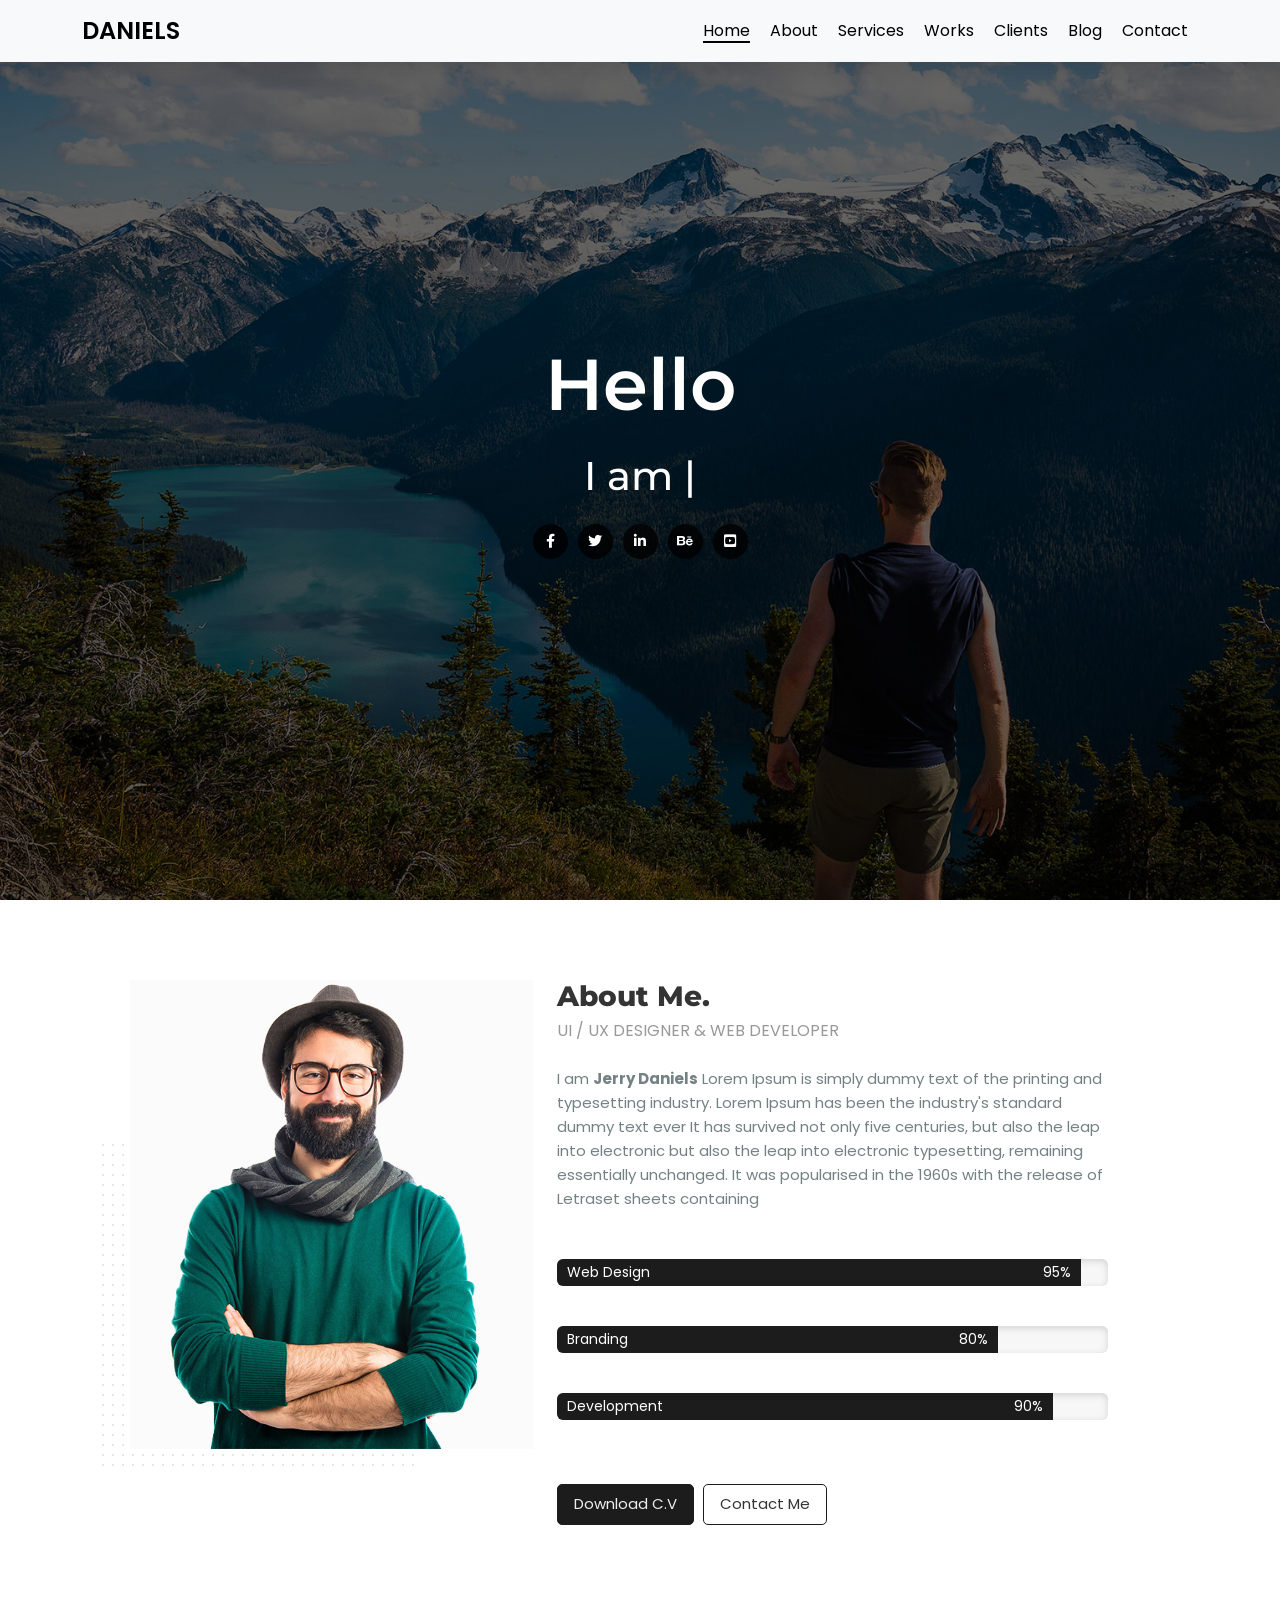
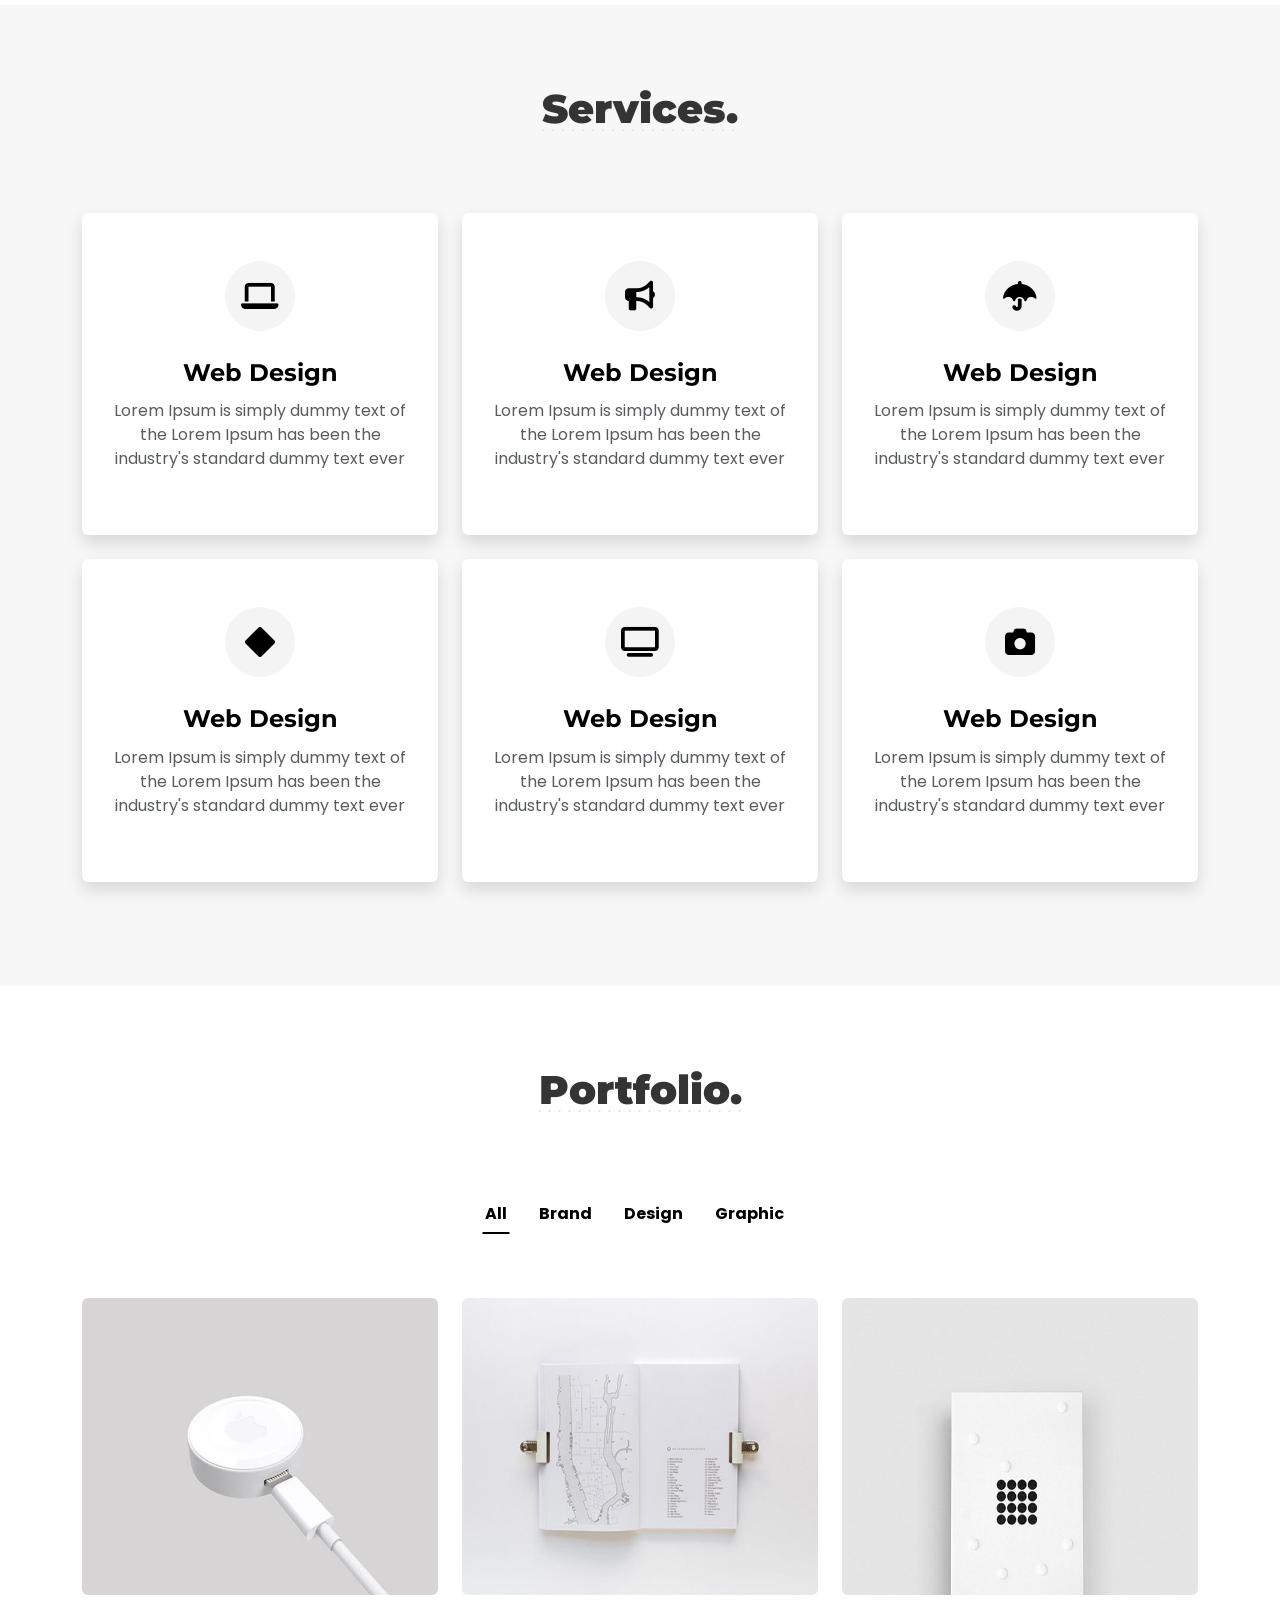
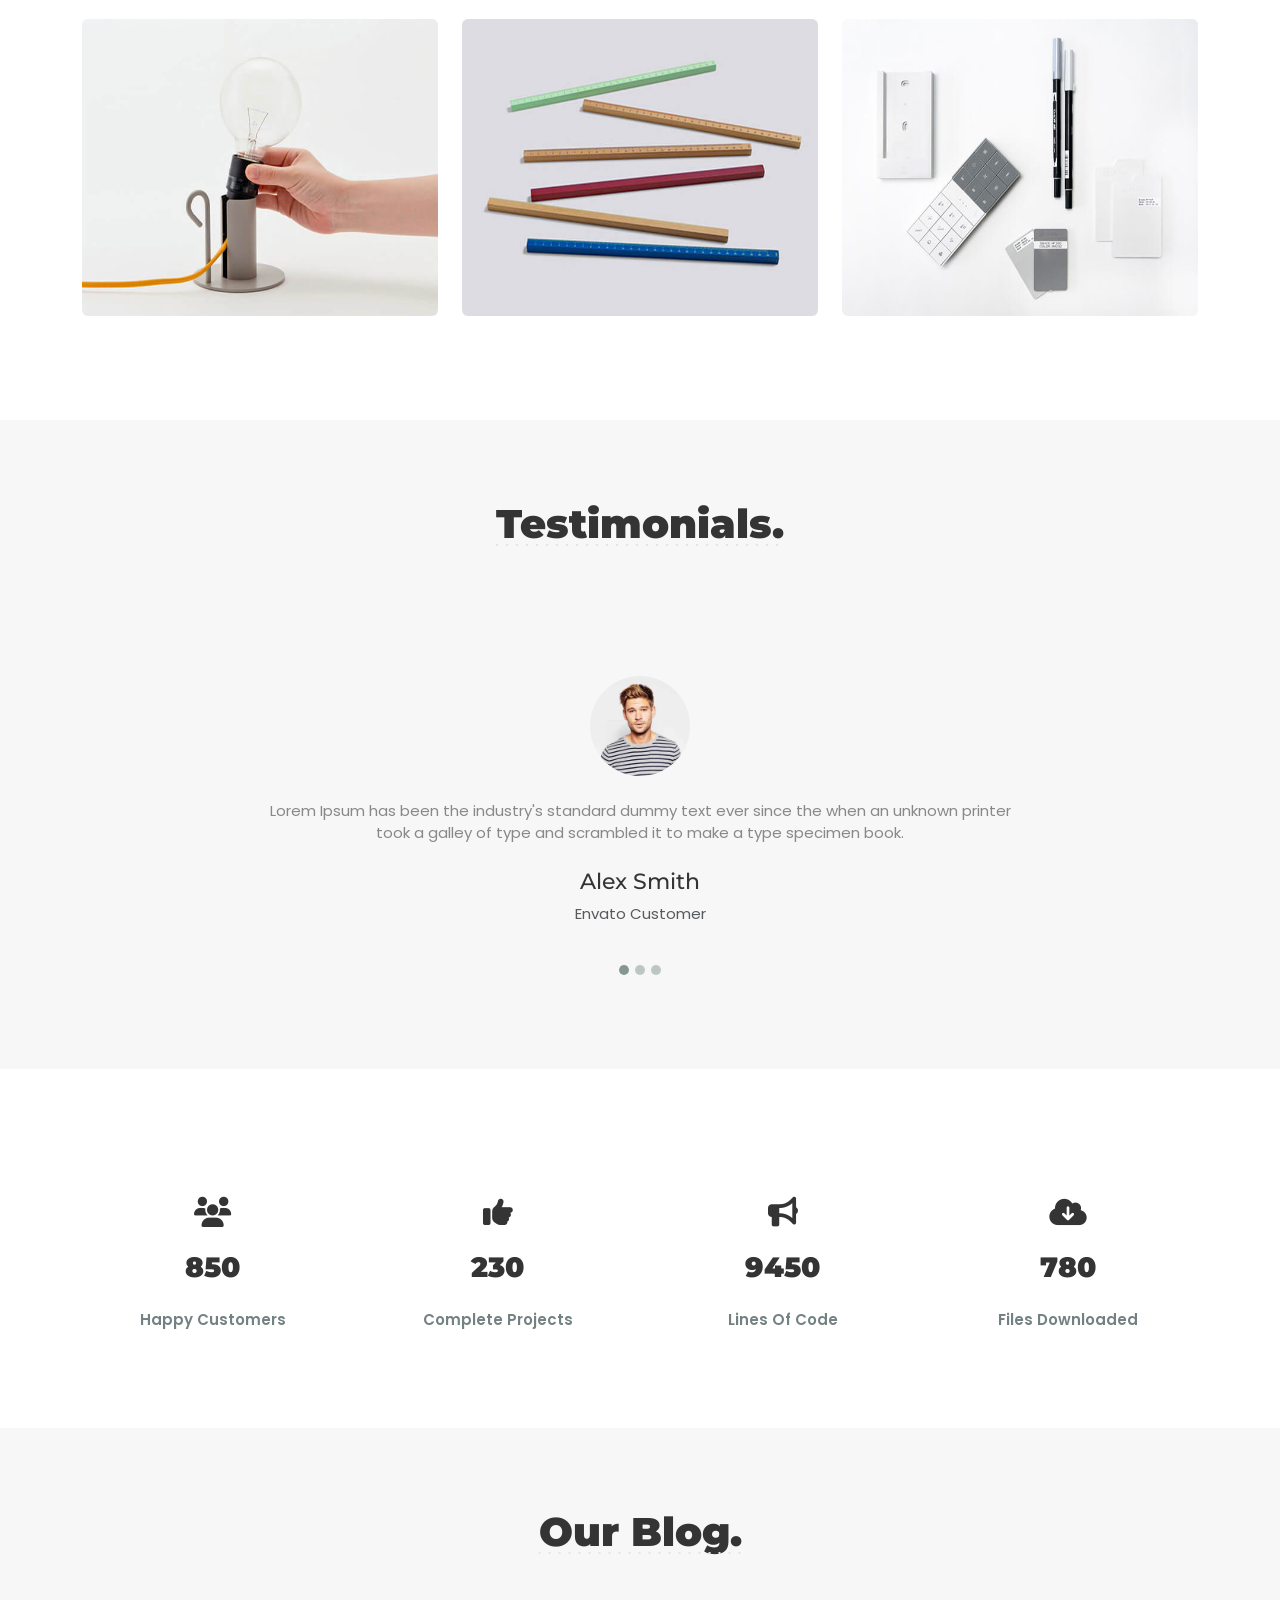
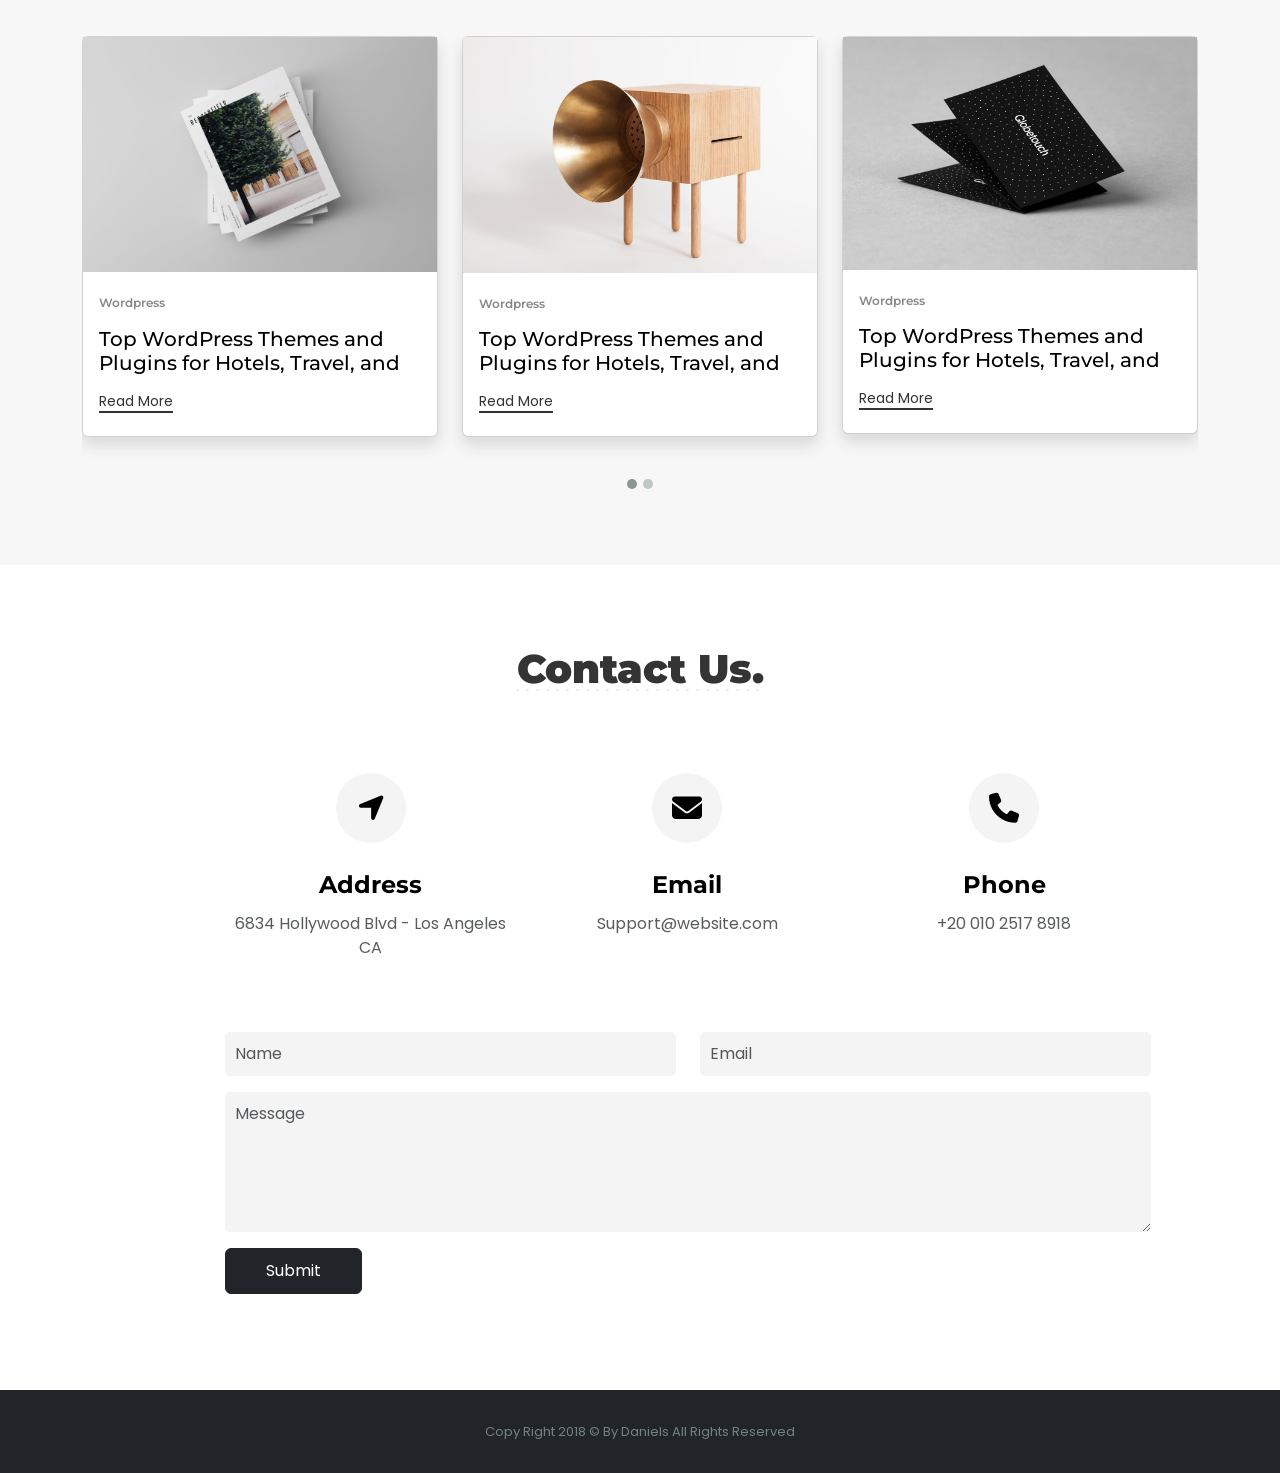
<file: exam/index.html>
<html>

<head>
    <link rel="stylesheet" href="css/bootstrap.css">
    <link href="https://fonts.googleapis.com/css?family=Montserrat:200,300,400,500,600,700,800,900" rel="stylesheet">
    <link href="https://fonts.googleapis.com/css?family=Poppins:200,300,400,500,600,700,800" rel="stylesheet">
    <link rel="stylesheet" href="css/all.min.css">
    <link rel="stylesheet" href="css/style.css">

    <title>Bootstrab Exam</title>
</head>

<body>
    <!--  navbar start -->
    <nav class="navbar navbar-expand-md navbar-light bg-light  shadow fixed-top">
        <div class="container">
            <a class="navbar-brand" href="#">Daniels</a>
            <button class="navbar-toggler" type="button" data-bs-toggle="collapse" data-bs-target="#navbarSupportedContent" aria-controls="navbarSupportedContent" aria-expanded="false" aria-label="Toggle navigation">
                <span class="navbar-toggler-icon"></span>
              </button>
            <div class="collapse navbar-collapse justify-content-end" id="navbarSupportedContent">
                <ul class="navbar-nav ms-auto mb-2 mb-lg-0">
                    <li class="nav-item">
                        <a class="nav-link active" href="#home">Home</a>
                    </li>
                    <li class="nav-item">
                        <a class="nav-link" href="#about">About</a>
                    </li>
                    <li class="nav-item">
                        <a class="nav-link" href="#services">Services</a>
                    </li>
                    <li class="nav-item">
                        <a class="nav-link" href="#works">Works</a>
                    </li>
                    <li class="nav-item">
                        <a class="nav-link" href="#clients">Clients</a>
                    </li>
                    <li class="nav-item">
                        <a class="nav-link" href="#blog">Blog</a>
                    </li>
                    <li class="nav-item">
                        <a class="nav-link" href="#contact">Contact</a>
                    </li>
                </ul>
            </div>
        </div>
    </nav>
    <!--  Navbar End -->

    <!-- Home Start -->
    <section class="home vh-100  text-white" id="home">
        <div class="overlay-bg vh-100 text-white d-flex justify-content-center align-items-center flex-column">
            <div class="container">
                <div class="row text-center">

                    <div class="col-md-12 text-center">
                        <h5 class="caption-title mb-4">Hello</h5>
                        <h3 class="caption-animation mb-4">I am </h3>
                        <!-- Developer Designer Lary Daniels -->
                        <div class="header-social d-flex justify-content-center align-items-center mt-3">
                            <a href="#">
                                <div class="d-flex justify-content-center align-items-center"><i class="fa-brands fa-facebook-f"></i></div>
                            </a>
                            <a href="#">
                                <div class="d-flex justify-content-center align-items-center"><i class="fa-brands fa-twitter"></i></div>
                            </a>
                            <a href="#">
                                <div class="d-flex justify-content-center align-items-center"><i class="fa-brands fa-linkedin-in"></i></div>
                            </a>
                            <a href="#">
                                <div class="d-flex justify-content-center align-items-center"><i class="fa-brands fa-behance"></i></div>
                            </a>
                            <a href="#">
                                <div class="d-flex justify-content-center align-items-center"><i class="fa-brands fa-square-youtube"></i></div>
                            </a>

                        </div>
                    </div>

                </div>
            </div>
        </div>
    </section>
    <!-- Home End -->

    <!-- About Start -->
    <section id="about" class="about sections-padding">
        <div class="container">
            <div class="row">
                <div class="col-md-5">
                    <div class="about-img ps-5 position-relative">
                        <img src="img/hero.jpg" class="w-100">
                    </div>
                </div>
                <div class="col-md-7">
                    <h3 class="about-head">About Me.</h3>
                    <p class="about-position pb-2">UI / UX DESIGNER & WEB DEVELOPER</p>
                    <p class="about-desc">I am <strong>Jerry Daniels</strong> Lorem Ipsum is simply dummy text of the printing and typesetting industry. Lorem Ipsum has been the industry's standard dummy text ever It has survived not only five centuries, but also the leap
                        into electronic but also the leap into electronic typesetting, remaining essentially unchanged. It was popularised in the 1960s with the release of Letraset sheets containing</p>
                    <div class="about-skills mt-5">
                        <div class="bar mt-4 pb-3">
                            <div class="progress mt-1" role="progressbar" aria-label="Basic example" aria-valuenow="95" aria-valuemin="0" aria-valuemax="100">
                                <div class="progress-bar d-flex flex-row justify-content-between align-items-center" style="width: 95%">
                                    <span class="progress-right">Web Design</span>
                                    <span class="progress-left">95%</span>
                                </div>
                            </div>
                        </div>
                        <div class="bar mt-4 pb-3">
                            <div class="progress mt-1" role="progressbar" aria-label="Basic example" aria-valuenow="80" aria-valuemin="0" aria-valuemax="100">
                                <div class="progress-bar d-flex flex-row justify-content-between align-items-center" style="width: 80%">
                                    <span class="progress-right">Branding</span>
                                    <span class="progress-left">80%</span>
                                </div>
                            </div>
                        </div>
                        <div class="bar mt-4 pb-3">
                            <div class="progress mt-1" role="progressbar" aria-label="Basic example" aria-valuenow="90" aria-valuemin="0" aria-valuemax="100">
                                <div class="progress-bar d-flex flex-row justify-content-between align-items-center" style="width: 90%">
                                    <span class="progress-right">Development</span>
                                    <span class="progress-left">90%</span>
                                </div>
                            </div>
                        </div>
                    </div>
                    <div class="about-btns mt-5">
                        <a href="#" class="download btn btn-lg">Download C.V</a>
                        <a href="#contact" class="scroll-contact btn btn-lg">Contact Me</a>
                    </div>

                </div>
            </div>
        </div>
    </section>
    <!-- About End -->

    <!-- Services Start -->
    <section id="services" class="services sections-bg-color sections-padding">
        <div class="container">
            <div class="section-title text-center pb-4 mb-5">
                <h3 class="position-relative d-inline-block">Services.</h3>
            </div>
            <div class="row">
                <div class="col-md-4">
                    <div class="serv-head bg-white shadow rounded-2 px-4 py-5 mb-4">
                        <div class="serv-icon mb-4 text-black">
                            <div class="circle d-flex justify-content-center align-items-center">
                                <span class="gray-circle d-flex justify-content-center align-items-center">
                                    <i class="fa fa-laptop"></i>
                            </span>
                            </div>
                        </div>
                        <div class="serv-content text-center">
                            <h2 class="text-black fw-bold pt-1 pb-1">Web Design</h2>
                            <p class="text-muted">
                                Lorem Ipsum is simply dummy text of the Lorem Ipsum has been the industry's standard dummy text ever
                            </p>
                        </div>
                    </div>
                </div>
                <div class="col-md-4">
                    <div class="serv-head bg-white shadow rounded-2  px-4 py-5 mb-4">
                        <div class="serv-icon mb-4 text-black">
                            <div class="circle d-flex justify-content-center align-items-center">
                                <span class="gray-circle  d-flex justify-content-center align-items-center">
                                    <i class="fa fa-bullhorn"></i>
                            </span>
                            </div>
                        </div>
                        <div class="serv-content text-center">
                            <h2 class="text-black fw-bold pt-1 pb-1">Web Design</h2>
                            <p class="text-muted">
                                Lorem Ipsum is simply dummy text of the Lorem Ipsum has been the industry's standard dummy text ever
                            </p>
                        </div>
                    </div>
                </div>
                <div class="col-md-4">
                    <div class="serv-head bg-white shadow rounded-2  px-4 py-5 mb-4">
                        <div class="serv-icon mb-4 text-black">
                            <div class="circle d-flex justify-content-center align-items-center">
                                <span class="gray-circle  d-flex justify-content-center align-items-center">
                                    <i class="fa fa-umbrella"></i>
                            </span>
                            </div>
                        </div>
                        <div class="serv-content text-center">
                            <h2 class="text-black fw-bold pt-1 pb-1">Web Design</h2>
                            <p class="text-muted">
                                Lorem Ipsum is simply dummy text of the Lorem Ipsum has been the industry's standard dummy text ever
                            </p>
                        </div>
                    </div>
                </div>
                <div class="col-md-4">
                    <div class="serv-head bg-white shadow rounded-2  px-4 py-5 mb-4">
                        <div class="serv-icon mb-4 text-black">
                            <div class="circle d-flex justify-content-center align-items-center">
                                <span class="gray-circle  d-flex justify-content-center align-items-center">
                                    <i class="fa fa-diamond"></i>
                            </span>
                            </div>
                        </div>
                        <div class="serv-content text-center">
                            <h2 class="text-black fw-bold pt-1 pb-1">Web Design</h2>
                            <p class="text-muted">
                                Lorem Ipsum is simply dummy text of the Lorem Ipsum has been the industry's standard dummy text ever
                            </p>
                        </div>
                    </div>
                </div>
                <div class="col-md-4">
                    <div class="serv-head bg-white shadow rounded-2  px-4 py-5 mb-4">
                        <div class="serv-icon mb-4 text-black">
                            <div class="circle d-flex justify-content-center align-items-center">
                                <span class="gray-circle  d-flex justify-content-center align-items-center">
                                    <i class="fa fa-television"></i>
                            </span>
                            </div>
                        </div>
                        <div class="serv-content text-center">
                            <h2 class="text-black fw-bold pt-1 pb-1">Web Design</h2>
                            <p class="text-muted">
                                Lorem Ipsum is simply dummy text of the Lorem Ipsum has been the industry's standard dummy text ever
                            </p>
                        </div>
                    </div>
                </div>
                <div class="col-md-4">
                    <div class="serv-head bg-white shadow rounded-2  px-4 py-5 mb-4">
                        <div class="serv-icon mb-4 text-black">
                            <div class="circle d-flex justify-content-center align-items-center">
                                <span class="gray-circle  d-flex justify-content-center align-items-center">
                                    <i class="fa fa-camera"></i>
                            </span>
                            </div>
                        </div>
                        <div class="serv-content text-center">
                            <h2 class="text-black fw-bold pt-1 pb-1">Web Design</h2>
                            <p class="text-muted">
                                Lorem Ipsum is simply dummy text of the Lorem Ipsum has been the industry's standard dummy text ever
                            </p>
                        </div>
                    </div>
                </div>
            </div>
        </div>
    </section>
    <!-- Services End -->

    <!-- Works Start -->
    <section id="works" class="works sections-padding">
        <div class="container">
            <div class="section-title text-center pb-4 mb-5">
                <h3 class="position-relative d-inline-block">Portfolio.</h3>
            </div>
            <div class="row portfolio">
                <ul class="nav nav-pills mb-3 d-flex justify-content-center" id="pills-tab" role="tablist">
                    <li class="nav-item" role="presentation">
                        <button class="nav-link position-relative active" id="all-tab" data-bs-toggle="pill" data-bs-target="#all" type="button" role="tab" aria-controls="all" aria-selected="true">All</button>
                    </li>
                    <li class="nav-item" role="presentation">
                        <button class="nav-link position-relative" id="brand-tab" data-bs-toggle="pill" data-bs-target="#brand" type="button" role="tab" aria-controls="brand" aria-selected="false">Brand</button>
                    </li>
                    <li class="nav-item" role="presentation">
                        <button class="nav-link position-relative" id="design-tab" data-bs-toggle="pill" data-bs-target="#design" type="button" role="tab" aria-controls="design" aria-selected="false">Design</button>
                    </li>
                    <li class="nav-item" role="presentation">
                        <button class="nav-link position-relative" id="graphic-tab" data-bs-toggle="pill" data-bs-target="#graphic" type="button" role="tab" aria-controls="graphic" aria-selected="false">Graphic</button>
                    </li>

                </ul>
                <div class="tab-content mt-5" id="pills-tabContent">

                    <div class="tab-pane fade show active" id="all" role="tabpanel" aria-labelledby="all-tab" tabindex="0">
                        <div class="row">
                            <div class="col-md-4">
                                <div class="work-item position-relative mb-4">
                                    <div class="work-item-img">
                                        <img src="img/portfolio/1.jpg" class="img-fluid rounded-2" alt="">
                                    </div>
                                    <div class="overlay-img position-absolute d-flex justify-content-center align-items-center">
                                        <div class="overlay-content text-center text-black">
                                            <h5 class="text-capitalize">web design</h5>
                                            <div class="btn-icons d-flex justify-content-center align-items-center">
                                                <div class="black-circle  d-flex justify-content-center align-items-center rounded-5">
                                                    <a href="#"><i class="fa fa-chain-broken"></i></a>
                                                </div>
                                                <div class="black-circle  d-flex justify-content-center align-items-center rounded-5">
                                                    <a href="#" data-bs-toggle="modal" data-bs-target="#portfolio1"><i class="fa fa-search-plus"></i></a>
                                                </div>
                                            </div>
                                        </div>
                                    </div>
                                </div>
                            </div>

                            <div class="col-md-4">
                                <div class="work-item position-relative mb-4">
                                    <div class="work-item-img">
                                        <img src="img/portfolio/2.jpg" class="img-fluid rounded-2" alt="">
                                    </div>
                                    <div class="overlay-img position-absolute d-flex justify-content-center align-items-center">
                                        <div class="overlay-content text-center text-black">
                                            <h5 class="text-capitalize">web design</h5>
                                            <div class="btn-icons d-flex justify-content-center align-items-center">
                                                <div class="black-circle  d-flex justify-content-center align-items-center rounded-5">
                                                    <a href="#"><i class="fa fa-chain-broken"></i></a>
                                                </div>
                                                <div class="black-circle  d-flex justify-content-center align-items-center rounded-5">
                                                    <a href="#" data-bs-toggle="modal" data-bs-target="#portfolio2"><i class="fa fa-search-plus"></i></a>
                                                </div>
                                            </div>
                                        </div>
                                    </div>
                                </div>
                            </div>

                            <div class="col-md-4">
                                <div class="work-item position-relative mb-4">
                                    <div class="work-item-img">
                                        <img src="img/portfolio/3.jpg" class="img-fluid rounded-2" alt="">
                                    </div>
                                    <div class="overlay-img position-absolute d-flex justify-content-center align-items-center">
                                        <div class="overlay-content text-center text-black">
                                            <h5 class="text-capitalize">web design</h5>
                                            <div class="btn-icons d-flex justify-content-center align-items-center">
                                                <div class="black-circle  d-flex justify-content-center align-items-center rounded-5">
                                                    <a href="#"><i class="fa fa-chain-broken"></i></a>
                                                </div>
                                                <div class="black-circle  d-flex justify-content-center align-items-center rounded-5">
                                                    <a href="#" data-bs-toggle="modal" data-bs-target="#portfolio3"><i class="fa fa-search-plus"></i></a>
                                                </div>
                                            </div>
                                        </div>
                                    </div>
                                </div>
                            </div>

                            <div class="col-md-4">
                                <div class="work-item position-relative mb-4">
                                    <div class="work-item-img">
                                        <img src="img/portfolio/4.jpg" class="img-fluid rounded-2" alt="">
                                    </div>
                                    <div class="overlay-img position-absolute d-flex justify-content-center align-items-center">
                                        <div class="overlay-content text-center text-black">
                                            <h5 class="text-capitalize">web design</h5>
                                            <div class="btn-icons d-flex justify-content-center align-items-center">
                                                <div class="black-circle  d-flex justify-content-center align-items-center rounded-5">
                                                    <a href="#"><i class="fa fa-chain-broken"></i></a>
                                                </div>
                                                <div class="black-circle  d-flex justify-content-center align-items-center rounded-5">
                                                    <a href="#" data-bs-toggle="modal" data-bs-target="#portfolio4"><i class="fa fa-search-plus"></i></a>
                                                </div>
                                            </div>
                                        </div>
                                    </div>
                                </div>
                            </div>

                            <div class="col-md-4">
                                <div class="work-item position-relative mb-4">
                                    <div class="work-item-img">
                                        <img src="img/portfolio/5.jpg" class="img-fluid rounded-2" alt="">
                                    </div>
                                    <div class="overlay-img position-absolute d-flex justify-content-center align-items-center">
                                        <div class="overlay-content text-center text-black">
                                            <h5 class="text-capitalize">web design</h5>
                                            <div class="btn-icons d-flex justify-content-center align-items-center">
                                                <div class="black-circle  d-flex justify-content-center align-items-center rounded-5">
                                                    <a href="#"><i class="fa fa-chain-broken"></i></a>
                                                </div>
                                                <div class="black-circle  d-flex justify-content-center align-items-center rounded-5">
                                                    <a href="#" data-bs-toggle="modal" data-bs-target="#portfolio5"><i class="fa fa-search-plus"></i></a>
                                                </div>
                                            </div>
                                        </div>
                                    </div>
                                </div>
                            </div>

                            <div class="col-md-4">
                                <div class="work-item position-relative mb-4">
                                    <div class="work-item-img">
                                        <img src="img/portfolio/6.jpg" class="img-fluid rounded-2" alt="">
                                    </div>
                                    <div class="overlay-img position-absolute d-flex justify-content-center align-items-center">
                                        <div class="overlay-content text-center text-black">
                                            <h5 class="text-capitalize">web design</h5>
                                            <div class="btn-icons d-flex justify-content-center align-items-center">
                                                <div class="black-circle  d-flex justify-content-center align-items-center rounded-5">
                                                    <a href="#"><i class="fa fa-chain-broken"></i></a>
                                                </div>
                                                <div class="black-circle  d-flex justify-content-center align-items-center rounded-5">
                                                    <a href="#" data-bs-toggle="modal" data-bs-target="#portfolio6"><i class="fa fa-search-plus"></i></a>
                                                </div>
                                            </div>
                                        </div>
                                    </div>
                                </div>
                            </div>





                        </div>
                    </div>

                    <div class="tab-pane fade" id="brand" role="tabpanel" aria-labelledby="brand-tab" tabindex="0">
                        <div class="row">
                            <div class="col-md-4">
                                <div class="work-item position-relative mb-4">
                                    <div class="work-item-img">
                                        <img src="img/portfolio/4.jpg" class="img-fluid rounded-2" alt="">
                                    </div>
                                    <div class="overlay-img position-absolute d-flex justify-content-center align-items-center">
                                        <div class="overlay-content text-center text-black">
                                            <h5 class="text-capitalize">web design</h5>
                                            <div class="btn-icons d-flex justify-content-center align-items-center">
                                                <div class="black-circle  d-flex justify-content-center align-items-center rounded-5">
                                                    <a href="#"><i class="fa fa-chain-broken"></i></a>
                                                </div>
                                                <div class="black-circle  d-flex justify-content-center align-items-center rounded-5">
                                                    <a href="#" data-bs-toggle="modal" data-bs-target="#portfolio4"><i class="fa fa-search-plus"></i></a>
                                                </div>
                                            </div>
                                        </div>
                                    </div>
                                </div>
                            </div>
                            <div class="col-md-4">
                                <div class="work-item position-relative mb-4">
                                    <div class="work-item-img">
                                        <img src="img/portfolio/6.jpg" class="img-fluid rounded-2" alt="">
                                    </div>
                                    <div class="overlay-img position-absolute d-flex justify-content-center align-items-center">
                                        <div class="overlay-content text-center text-black">
                                            <h5 class="text-capitalize">web design</h5>
                                            <div class="btn-icons d-flex justify-content-center align-items-center">
                                                <div class="black-circle  d-flex justify-content-center align-items-center rounded-5">
                                                    <a href="#"><i class="fa fa-chain-broken"></i></a>
                                                </div>
                                                <div class="black-circle  d-flex justify-content-center align-items-center rounded-5">
                                                    <a href="#" data-bs-toggle="modal" data-bs-target="#portfolio6"><i class="fa fa-search-plus"></i></a>
                                                </div>
                                            </div>
                                        </div>
                                    </div>
                                </div>
                            </div>
                        </div>
                    </div>

                    <div class="tab-pane fade" id="design" role="tabpanel" aria-labelledby="design-tab" tabindex="0">
                        <div class="row">
                            <div class="col-md-4">
                                <div class="work-item position-relative mb-4">
                                    <div class="work-item-img">
                                        <img src="img/portfolio/2.jpg" class="img-fluid rounded-2" alt="">
                                    </div>
                                    <div class="overlay-img position-absolute d-flex justify-content-center align-items-center">
                                        <div class="overlay-content text-center text-black">
                                            <h5 class="text-capitalize">web design</h5>
                                            <div class="btn-icons d-flex justify-content-center align-items-center">
                                                <div class="black-circle  d-flex justify-content-center align-items-center rounded-5">
                                                    <a href="#"><i class="fa fa-chain-broken"></i></a>
                                                </div>
                                                <div class="black-circle  d-flex justify-content-center align-items-center rounded-5">
                                                    <a href="#" data-bs-toggle="modal" data-bs-target="#portfolio2"><i class="fa fa-search-plus"></i></a>
                                                </div>
                                            </div>
                                        </div>
                                    </div>
                                </div>
                            </div>
                            <div class="col-md-4">
                                <div class="work-item position-relative mb-4">
                                    <div class="work-item-img">
                                        <img src="img/portfolio/5.jpg" class="img-fluid rounded-2" alt="">
                                    </div>
                                    <div class="overlay-img position-absolute d-flex justify-content-center align-items-center">
                                        <div class="overlay-content text-center text-black">
                                            <h5 class="text-capitalize">web design</h5>
                                            <div class="btn-icons d-flex justify-content-center align-items-center">
                                                <div class="black-circle  d-flex justify-content-center align-items-center rounded-5">
                                                    <a href="#"><i class="fa fa-chain-broken"></i></a>
                                                </div>
                                                <div class="black-circle  d-flex justify-content-center align-items-center rounded-5">
                                                    <a href="#" data-bs-toggle="modal" data-bs-target="#portfolio5"><i class="fa fa-search-plus"></i></a>
                                                </div>
                                            </div>
                                        </div>
                                    </div>
                                </div>
                            </div>
                        </div>
                    </div>

                    <div class="tab-pane fade" id="graphic" role="tabpanel" aria-labelledby="graphic-tab" tabindex="0">
                        <div class="row">
                            <div class="col-md-4">
                                <div class="work-item position-relative mb-4">
                                    <div class="work-item-img">
                                        <img src="img/portfolio/1.jpg" class="img-fluid rounded-2" alt="">
                                    </div>
                                    <div class="overlay-img position-absolute d-flex justify-content-center align-items-center">
                                        <div class="overlay-content text-center text-black">
                                            <h5 class="text-capitalize">web design</h5>
                                            <div class="btn-icons d-flex justify-content-center align-items-center">
                                                <div class="black-circle  d-flex justify-content-center align-items-center rounded-5">
                                                    <a href="#"><i class="fa fa-chain-broken"></i></a>
                                                </div>
                                                <div class="black-circle  d-flex justify-content-center align-items-center rounded-5">
                                                    <a href="#" data-bs-toggle="modal" data-bs-target="#portfolio1"><i class="fa fa-search-plus"></i></a>
                                                </div>
                                            </div>
                                        </div>
                                    </div>
                                </div>
                            </div>
                            <div class="col-md-4">
                                <div class="work-item position-relative mb-4">
                                    <div class="work-item-img">
                                        <img src="img/portfolio/3.jpg" class="img-fluid rounded-2" alt="">
                                    </div>
                                    <div class="overlay-img position-absolute d-flex justify-content-center align-items-center">
                                        <div class="overlay-content text-center text-black">
                                            <h5 class="text-capitalize">web design</h5>
                                            <div class="btn-icons d-flex justify-content-center align-items-center">
                                                <div class="black-circle  d-flex justify-content-center align-items-center rounded-5">
                                                    <a href="#"><i class="fa fa-chain-broken"></i></a>
                                                </div>
                                                <div class="black-circle  d-flex justify-content-center align-items-center rounded-5">
                                                    <a href="#" data-bs-toggle="modal" data-bs-target="#portfolio3"><i class="fa fa-search-plus"></i></a>
                                                </div>
                                            </div>
                                        </div>
                                    </div>
                                </div>
                            </div>
                            <div class="col-md-4">
                                <div class="work-item position-relative mb-4">
                                    <div class="work-item-img">
                                        <img src="img/portfolio/5.jpg" class="img-fluid rounded-2" alt="">
                                    </div>
                                    <div class="overlay-img position-absolute d-flex justify-content-center align-items-center">
                                        <div class="overlay-content text-center text-black">
                                            <h5 class="text-capitalize">web design</h5>
                                            <div class="btn-icons d-flex justify-content-center align-items-center">
                                                <div class="black-circle  d-flex justify-content-center align-items-center rounded-5">
                                                    <a href="#"><i class="fa fa-chain-broken"></i></a>
                                                </div>
                                                <div class="black-circle  d-flex justify-content-center align-items-center rounded-5">
                                                    <a href="#" data-bs-toggle="modal" data-bs-target="#portfolio5"><i class="fa fa-search-plus"></i></a>
                                                </div>
                                            </div>
                                        </div>
                                    </div>
                                </div>
                            </div>
                        </div>
                    </div>


                    <!-- Modal1 -->
                    <div class="modal fade" id="portfolio1" tabindex="-1" aria-labelledby="exampleModalLabel" aria-hidden="true">
                        <div class="modal-dialog modal-dialog-centered">
                            <div class="container">
                                <div class="row">
                                    <div class="col-md-12 text-end mb-3 modal-btn">
                                        <button type="button" class="btn-close position-relative" data-bs-dismiss="modal" aria-label="Close"></button>
                                    </div>
                                </div>
                                <div class="row">
                                    <div class="col-md-12 d-flex justify-content-center align-items-center">
                                        <div class="">
                                            <img src="img/portfolio/1.jpg" class="img-fluid" alt="">
                                        </div>
                                    </div>
                                </div>
                            </div>
                        </div>
                    </div>
                    <!-- Modal2 -->
                    <div class="modal fade" id="portfolio2" tabindex="-1" aria-labelledby="exampleModalLabel" aria-hidden="true">
                        <div class="modal-dialog modal-dialog-centered">
                            <div class="container">
                                <div class="row">
                                    <div class="col-md-12 text-end mb-3 modal-btn">
                                        <button type="button" class="btn-close position-relative" data-bs-dismiss="modal" aria-label="Close"></button>
                                    </div>
                                </div>
                                <div class="row">
                                    <div class="col-md-12 d-flex justify-content-center align-items-center">
                                        <div class="">
                                            <img src="img/portfolio/2.jpg" class="img-fluid" alt="">
                                        </div>
                                    </div>
                                </div>
                            </div>
                        </div>
                    </div>
                    <!-- Modal3 -->
                    <div class="modal fade" id="portfolio3" tabindex="-1" aria-labelledby="exampleModalLabel" aria-hidden="true">
                        <div class="modal-dialog modal-dialog-centered">
                            <div class="container">
                                <div class="row">
                                    <div class="col-md-12 text-end mb-3 modal-btn">
                                        <button type="button" class="btn-close position-relative" data-bs-dismiss="modal" aria-label="Close"></button>
                                    </div>
                                </div>
                                <div class="row">
                                    <div class="col-md-12 d-flex justify-content-center align-items-center">
                                        <div class="">
                                            <img src="img/portfolio/3.jpg" class="img-fluid" alt="">
                                        </div>
                                    </div>
                                </div>
                            </div>
                        </div>
                    </div>
                    <!-- Modal4 -->
                    <div class="modal fade" id="portfolio4" tabindex="-1" aria-labelledby="exampleModalLabel" aria-hidden="true">
                        <div class="modal-dialog modal-dialog-centered">
                            <div class="container">
                                <div class="row">
                                    <div class="col-md-12 text-end mb-3 modal-btn">
                                        <button type="button" class="btn-close position-relative" data-bs-dismiss="modal" aria-label="Close"></button>
                                    </div>
                                </div>
                                <div class="row">
                                    <div class="col-md-12 d-flex justify-content-center align-items-center">
                                        <div class="">
                                            <img src="img/portfolio/4.jpg" class="img-fluid" alt="">
                                        </div>
                                    </div>
                                </div>
                            </div>
                        </div>
                    </div>
                    <!-- Modal5 -->
                    <div class="modal fade" id="portfolio5" tabindex="-1" aria-labelledby="exampleModalLabel" aria-hidden="true">
                        <div class="modal-dialog modal-dialog-centered">
                            <div class="container">
                                <div class="row">
                                    <div class="col-md-12 text-end mb-3 modal-btn">
                                        <button type="button" class="btn-close position-relative" data-bs-dismiss="modal" aria-label="Close"></button>
                                    </div>
                                </div>
                                <div class="row">
                                    <div class="col-md-12 d-flex justify-content-center align-items-center">
                                        <div class="">
                                            <img src="img/portfolio/5.jpg" class="img-fluid" alt="">
                                        </div>
                                    </div>
                                </div>
                            </div>
                        </div>
                    </div>
                    <!-- Modal6 -->
                    <div class="modal fade" id="portfolio6" tabindex="-1" aria-labelledby="exampleModalLabel" aria-hidden="true">
                        <div class="modal-dialog modal-dialog-centered">
                            <div class="container">
                                <div class="row">
                                    <div class="col-md-12 text-end mb-3 modal-btn">
                                        <button type="button" class="btn-close position-relative" data-bs-dismiss="modal" aria-label="Close"></button>
                                    </div>
                                </div>
                                <div class="row">
                                    <div class="col-md-12 d-flex justify-content-center align-items-center">
                                        <div class="">
                                            <img src="img/portfolio/6.jpg" class="img-fluid" alt="">
                                        </div>
                                    </div>
                                </div>
                            </div>
                        </div>
                    </div>



                </div>
            </div>
        </div>
    </section>
    <!--  Works End -->

    <!-- Clients Start -->
    <section id="clients" class="clients sections-bg-color sections-padding">
        <div class="container">
            <div class="section-title text-center pb-4 mb-5">
                <h3 class="position-relative d-inline-block">Testimonials.</h3>
            </div>
            <div class="row">
                <div class="test-slider text-center mb-5 mt-5 w-75 m-auto">
                    <div id="carouselExampleCaptions" class="carousel slide">
                        <div class="carousel-indicators">
                            <button type="button" data-bs-target="#carouselExampleCaptions" data-bs-slide-to="0" class="active" aria-current="true" aria-label="Slide 1"></button>
                            <button type="button" data-bs-target="#carouselExampleCaptions" data-bs-slide-to="1" aria-label="Slide 2"></button>
                            <button type="button" data-bs-target="#carouselExampleCaptions" data-bs-slide-to="2" aria-label="Slide 3"></button>
                        </div>
                        <div class="carousel-inner">

                            <div class="carousel-item  active">
                                <img src="img/clients/1 (1).jpg" width="100" class="rounded-circle">
                                <div class="test-content mt-4">
                                    <p class="mb-4">Lorem Ipsum has been the industry's standard dummy text ever since the when an unknown printer took a galley of type and scrambled it to make a type specimen book.</p>
                                    <h5 class="mt-3">Alex Smith</h5>
                                    <p class="text-muted customer">
                                        Envato Customer
                                    </p>
                                </div>
                            </div>
                            <div class="carousel-item ">
                                <img src="img/clients/1 (1).jpg" width="100" class="rounded-circle">
                                <div class="test-content mt-4">
                                    <p class="mb-4">Lorem Ipsum has been the industry's standard dummy text ever since the when an unknown printer took a galley of type and scrambled it to make a type specimen book.</p>
                                    <h5 class="mt-3">Alex Smith</h5>
                                    <p class="text-muted customer">
                                        Envato Customer
                                    </p>
                                </div>
                            </div>

                            <div class="carousel-item">
                                <img src="img/clients/1 (1).jpg" width="100" class="rounded-circle">
                                <div class="test-content mt-4">
                                    <p class="mb-4">Lorem Ipsum has been the industry's standard dummy text ever since the when an unknown printer took a galley of type and scrambled it to make a type specimen book.</p>
                                    <h5 class="mt-3">Alex Smith</h5>
                                    <p class="text-muted customer">
                                        Envato Customer
                                    </p>
                                </div>
                            </div>

                        </div>

                    </div>
                </div>
            </div>
        </div>
    </section>
    <!-- Clients End -->

    <!-- Counter Start -->
    <section id="counter" class="counter sections-padding">
        <div class="container text-center">
            <div class="row">
                <div class="col-md-3">
                    <div class="count-main mt-5">
                        <div class="count-icon mb-4">
                            <i class="fa fa-users"></i>
                        </div>
                        <h3 class="numbers mb-4">850</h3>
                        <p>Happy Customers</p>
                    </div>
                </div>
                <div class="col-md-3">
                    <div class="count-main mt-5">
                        <div class="count-icon mb-4">
                            <i class="fa fa-thumbs-up"></i>
                        </div>
                        <h3 class="numbers mb-4">230</h3>
                        <p>Complete Projects</p>
                    </div>
                </div>
                <div class="col-md-3">
                    <div class="count-main mt-5">
                        <div class="count-icon mb-4">
                            <i class="fa fa-bullhorn"></i>
                        </div>
                        <h3 class="numbers mb-4">9450</h3>
                        <p>Lines Of Code</p>
                    </div>
                </div>
                <div class="col-md-3">
                    <div class="count-main mt-5">
                        <div class="count-icon mb-4">
                            <i class="fa fa-cloud-download"></i>
                        </div>
                        <h3 class="numbers mb-4">780</h3>
                        <p>Files Downloaded</p>
                    </div>
                </div>
            </div>
        </div>
    </section>
    <!-- counter End -->

    <!-- Blog Start -->
    <section id="blog" class="blog sections-bg-color sections-padding">
        <div class="container">
            <div class="section-title text-center  pb-4 mb-5">
                <h3 class="position-relative d-inline-block">Our Blog.</h3>
            </div>
            <div class="row">
                <div class="blog-slider  w-100 m-auto">
                    <div id="carouselExampleCaptions2" class="carousel slide">
                        <div class="carousel-indicators">
                            <button type="button" data-bs-target="#carouselExampleCaptions2" data-bs-slide-to="0" class="active" aria-current="true" aria-label="Slide 1"></button>
                            <button type="button" data-bs-target="#carouselExampleCaptions2" data-bs-slide-to="1" aria-label="Slide 2"></button>
                        </div>
                        <div class="carousel-inner">
                            <div class="carousel-item  active">
                                <div class="row">
                                    <div class="col-md-4">
                                        <div class="card card-blog d-flex shadow mb-5">
                                            <div class="card-photo border-1 overflow-hidden">
                                                <img src="img/blog/1.jpg" class="img-fluid">
                                            </div>
                                            <div class="card-body py-4 px-3">
                                                <h6 class="tag mb-3">
                                                    <a href="#">Wordpress</a>
                                                </h6>
                                                <h4 class="mb-3">
                                                    <a href="#">Top WordPress Themes and Plugins for Hotels, Travel, and</a>
                                                </h4>
                                                <div class="more">
                                                    <a href="#">Read More</a>
                                                </div>
                                            </div>

                                        </div>
                                    </div>
                                    <div class="col-md-4">
                                        <div class="card card-blog d-flex shadow mb-5">
                                            <div class="card-photo border-1 overflow-hidden">
                                                <img src="img/blog/2.jpg" class="img-fluid">
                                            </div>
                                            <div class="card-body py-4 px-3">
                                                <h6 class="tag mb-3">
                                                    <a href="#">Wordpress</a>
                                                </h6>
                                                <h4 class="mb-3">
                                                    <a href="#">Top WordPress Themes and Plugins for Hotels, Travel, and</a>
                                                </h4>
                                                <div class="more">
                                                    <a href="#">Read More</a>
                                                </div>
                                            </div>

                                        </div>
                                    </div>
                                    <div class="col-md-4">
                                        <div class="card card-blog d-flex shadow mb-5">
                                            <div class="card-photo border-1 overflow-hidden">
                                                <img src="img/blog/3.jpg" class="img-fluid">
                                            </div>
                                            <div class="card-body py-4 px-3">
                                                <h6 class="tag mb-3">
                                                    <a href="#">Wordpress</a>
                                                </h6>
                                                <h4 class="mb-3">
                                                    <a href="#">Top WordPress Themes and Plugins for Hotels, Travel, and</a>
                                                </h4>
                                                <div class="more">
                                                    <a href="#">Read More</a>
                                                </div>
                                            </div>

                                        </div>
                                    </div>

                                </div>
                            </div>
                            <div class="carousel-item">
                                <div class="row">
                                    <div class="col-md-4">
                                        <div class="card card-blog d-flex shadow mb-5">
                                            <div class="card-photo border-1 overflow-hidden">
                                                <img src="img/blog/4.jpg" class="img-fluid">
                                            </div>
                                            <div class="card-body py-4 px-3">
                                                <h6 class="tag mb-3">
                                                    <a href="#">Wordpress</a>
                                                </h6>
                                                <h4 class="mb-3">
                                                    <a href="#">Top WordPress Themes and Plugins for Hotels, Travel, and</a>
                                                </h4>
                                                <div class="more">
                                                    <a href="#">Read More</a>
                                                </div>
                                            </div>

                                        </div>
                                    </div>
                                    <div class="col-md-4">
                                        <div class="card card-blog d-flex shadow mb-5">
                                            <div class="card-photo border-1 overflow-hidden">
                                                <img src="img/blog/1.jpg" class="img-fluid">
                                            </div>
                                            <div class="card-body py-4 px-3">
                                                <h6 class="tag mb-3">
                                                    <a href="#">Wordpress</a>
                                                </h6>
                                                <h4 class="mb-3">
                                                    <a href="#">Top WordPress Themes and Plugins for Hotels, Travel, and</a>
                                                </h4>
                                                <div class="more">
                                                    <a href="#">Read More</a>
                                                </div>
                                            </div>

                                        </div>
                                    </div>
                                    <div class="col-md-4">
                                        <div class="card card-blog d-flex shadow mb-5">
                                            <div class="card-photo border-1 overflow-hidden">
                                                <img src="img/blog/2.jpg" class="img-fluid">
                                            </div>
                                            <div class="card-body py-4 px-3">
                                                <h6 class="tag mb-3">
                                                    <a href="#">Wordpress</a>
                                                </h6>
                                                <h4 class="mb-3">
                                                    <a href="#">Top WordPress Themes and Plugins for Hotels, Travel, and</a>
                                                </h4>
                                                <div class="more">
                                                    <a href="#">Read More</a>
                                                </div>
                                            </div>
                                        </div>
                                    </div>
                                </div>
                            </div>
                        </div>
                    </div>
                </div>
            </div>
        </div>
    </section>
    <!-- Blog End -->

    <!-- Contact Start -->
    <section id="contact" class="contact sections-padding">
        <div class="container">
            <div class="section-title text-center pb-4 mb-5">
                <h3 class="position-relative d-inline-block">Contact Us.</h3>
            </div>
            <div class="row justify-content-center">
                <div class="offset-md-1 col-md-10">
                    <div class="contact-info">
                        <!-- Info Row -->
                        <div class="row mb-5 pb-2">
                            <div class="col-md-4">
                                <div class="contact-head">
                                    <div class="contact-icon mb-4 text-black">
                                        <div class="circle d-flex justify-content-center align-items-center">
                                            <span class="gray-circle d-flex justify-content-center align-items-center">
                                            <i class="fa fa-location-arrow"></i>
                                    </span>
                                        </div>
                                    </div>
                                    <div class="cont-content text-center">
                                        <h2 class="text-black fw-bold pt-1 pb-1">Address</h2>
                                        <p class="text-muted">
                                            6834 Hollywood Blvd - Los Angeles CA
                                        </p>
                                    </div>
                                </div>
                            </div>

                            <div class="col-md-4">
                                <div class="contact-head">
                                    <div class="contact-icon mb-4 text-black">
                                        <div class="circle d-flex justify-content-center align-items-center">
                                            <span class="gray-circle d-flex justify-content-center align-items-center">
                                            <i class="fa fa-envelope"></i>
                                    </span>
                                        </div>
                                    </div>
                                    <div class="cont-content text-center">
                                        <h2 class="text-black fw-bold pt-1 pb-1">Email</h2>
                                        <p class="text-muted">
                                            Support@website.com
                                        </p>
                                    </div>
                                </div>
                            </div>

                            <div class="col-md-4">
                                <div class="contact-head">
                                    <div class="contact-icon mb-4 text-black">
                                        <div class="circle d-flex justify-content-center align-items-center">
                                            <span class="gray-circle d-flex justify-content-center align-items-center">
                                            <i class="fa fa-phone"></i>
                                    </span>
                                        </div>
                                    </div>
                                    <div class="cont-content text-center">
                                        <h2 class="text-black fw-bold pt-1 pb-1">Phone</h2>
                                        <p class="text-muted">
                                            +20 010 2517 8918
                                        </p>
                                    </div>
                                </div>
                            </div>
                        </div>
                        <!-- Form Row -->
                        <div class="row mt-5">
                            <form action="" method="post" role="form" class="contactForm">
                                <div class="row">
                                    <div class="col-md-6 mb-3">
                                        <div class="form-group">
                                            <input type="text" name="name" class="form-control" id="name" placeholder="Name">

                                        </div>
                                    </div>
                                    <div class="col-md-6 mb-3">
                                        <div class="form-group">
                                            <input type="email" name="email" class="form-control" id="email" placeholder="Email">

                                        </div>
                                    </div>
                                </div>
                                <div class="row">
                                    <div class="col-md-12 mb-3">
                                        <div class="form-group ">
                                            <textarea class="form-control" name="message" rows="5" placeholder="Message"></textarea>

                                        </div>
                                    </div>
                                    <div class="col-md-12">
                                        <div class="form-group ">
                                            <input type="submit" class="btn btn-dark" value="Submit">
                                        </div>
                                    </div>

                                </div>

                            </form>
                        </div>
                    </div>
                </div>
            </div>
        </div>
    </section>
    <!-- Contact End -->

    <!-- Footer Start -->
    <footer class="footer bg-dark">
        <div class="container text-center py-3">
            <div class="row">
                <div class="col-md-12">
                    <p>Copy Right 2018 © By Daniels All Rights Reserved</p>
                </div>
            </div>
        </div>
    </footer>
    <!-- Footer End -->

    <script src="js/bootstrap.bundle.js"></script>
</body>

</html>
</file>
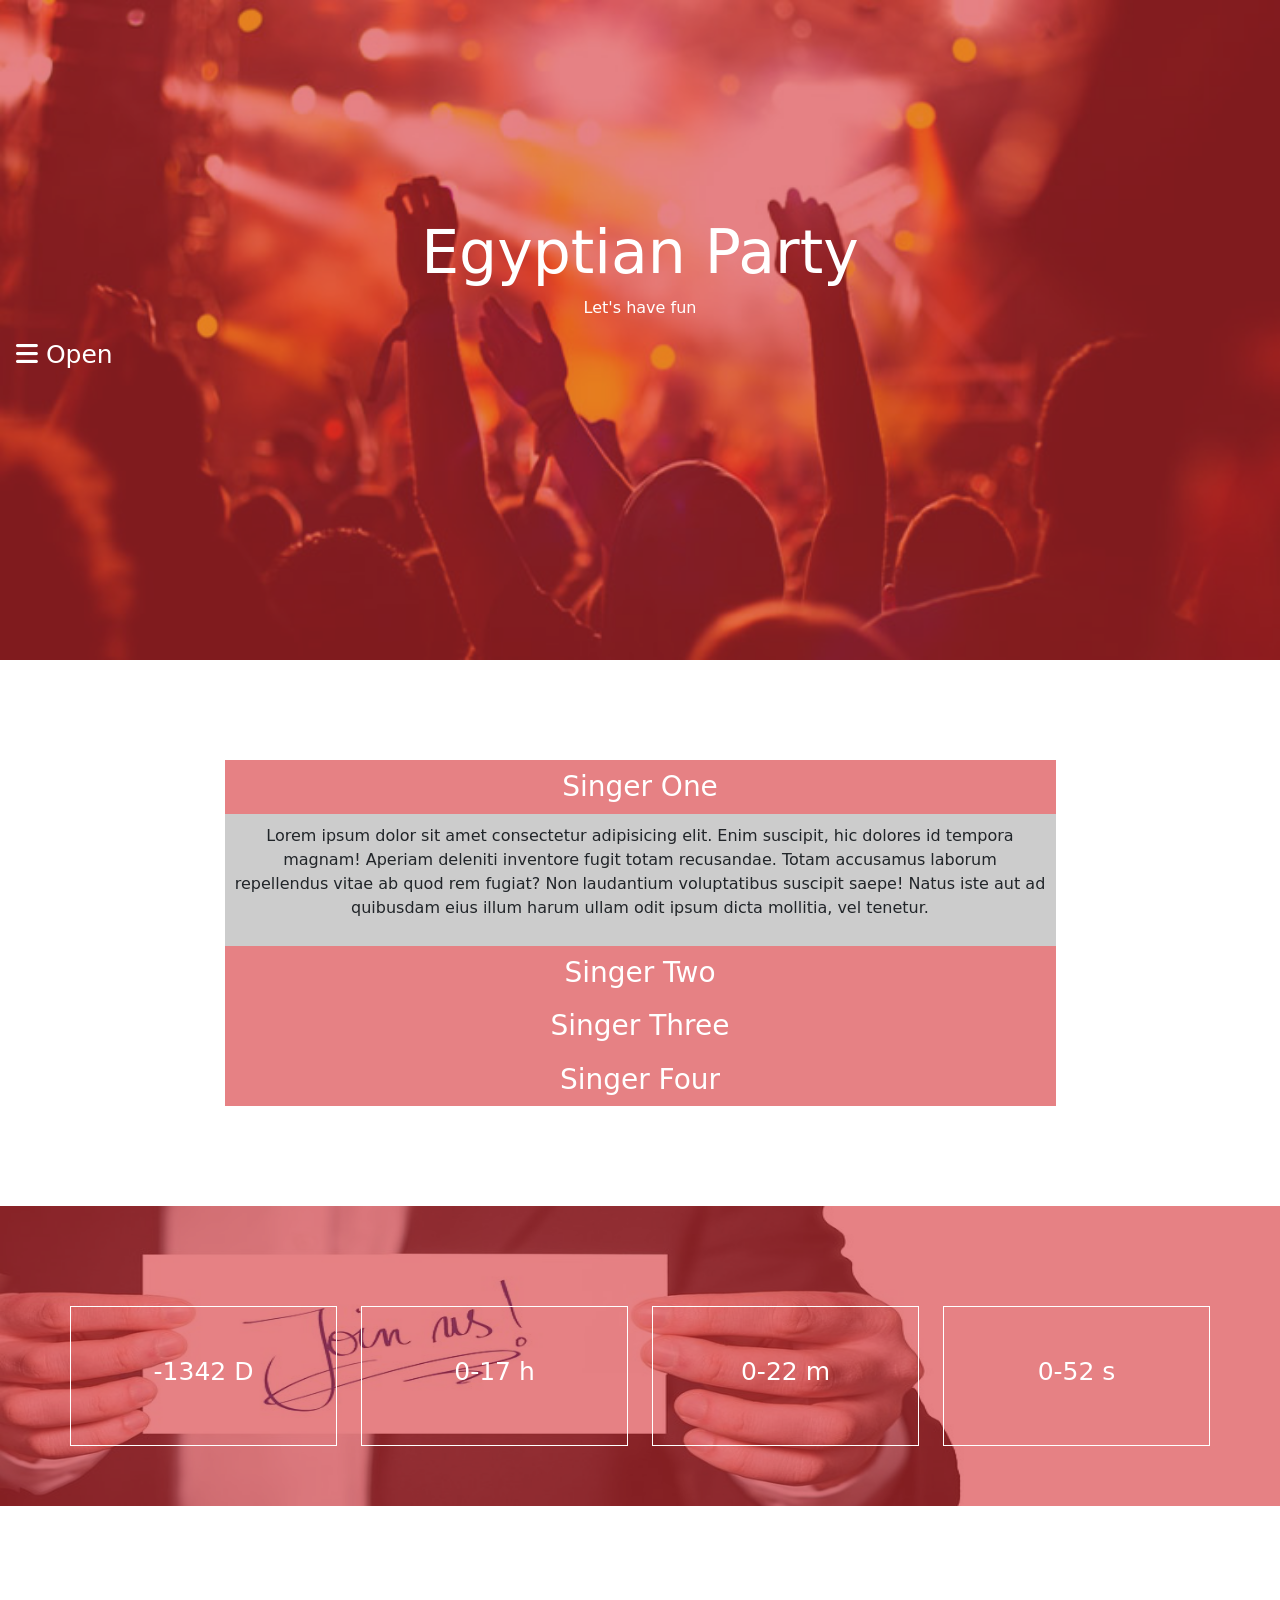
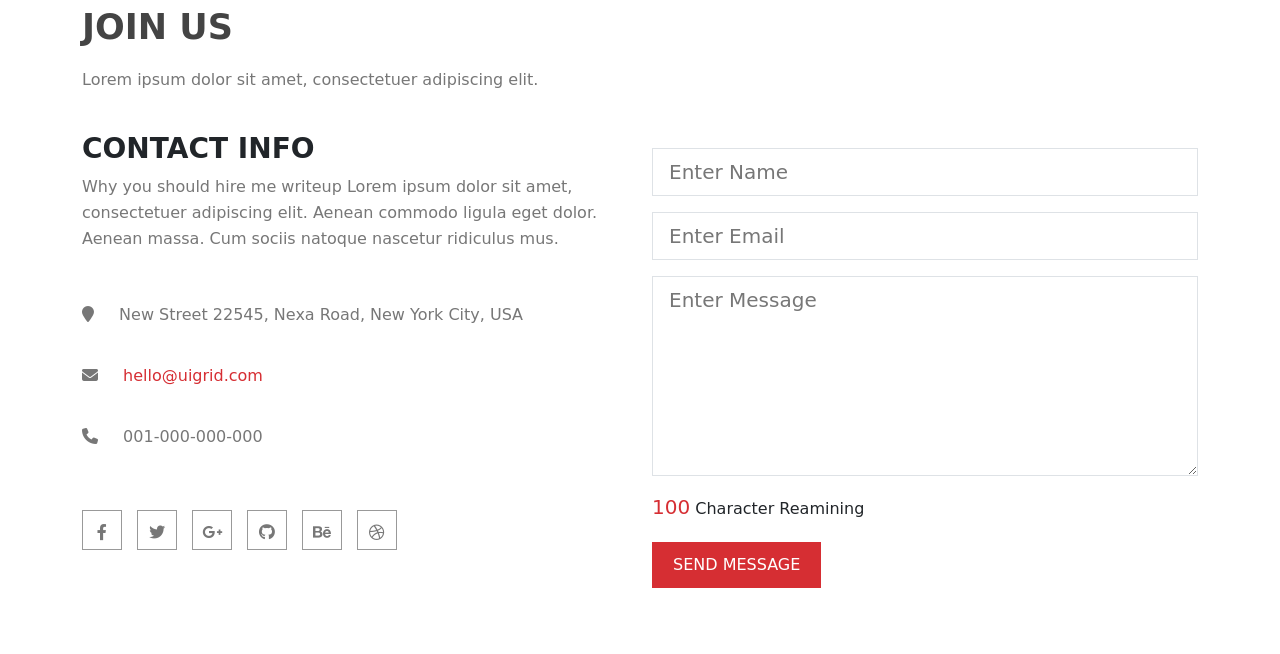
<file: Project11/index.html>
<html>

<head>
    <link rel="stylesheet" href="css/bootstrap.css">
    <link rel="stylesheet" href="css/all.min.css">
    <link href="https://fonts.googleapis.com/css2?family=Roboto:wght@300;400;700&display=swap" rel="stylesheet">
    <link rel="stylesheet" href="css/style.css">

    <title>Assignment 11 - Osama Ali</title>
</head>

<body>
    <!-- Home Section Start -->
    <section class="home w-100 position-relative text-white" id="home">
        <div class="overlay-bg w-100 h-100 text-white position-absolute">
            <!-- Side Bar -->
            <div class="sidebar" id="sidebar">
                <div class="main-btn position-relative w-100">
                    <i class="fa-solid fa-xmark sidebar-btn  position-absolute" id="close-btn" onclick="closeNav()"></i>
                </div>
                <div class="menu mt-3">
                    <a href="#">Home</a>
                    <a href="#">Duration</a>
                    <a href="#">Details</a>
                    <a href="#">Contact</a>
                </div>
            </div>

            <!-- Side Bar End -->
            <div class="main p-3" id="main">
                <h2 class="text-center">Egyptian Party</h2>
                <p class="text-center">Let's have fun</p>
                <span class="nav-menu" id="nav-menu" onclick="openNav()"><i class="fa-sharp fa-solid fa-bars"></i>
                    Open</span>
            </div>
        </div>
    </section>
    <!-- Home Section End -->

    <!-- Singer Section Start -->
    <section class="singers m-auto">
        <div class="container">
            <div class="row">
                <div class="w-75 m-auto">
                    <div class="col-md-12 text-center" id="singers">
                        <h3>Singer One</h3>
                        <div class="singer-info">
                            <p>Lorem ipsum dolor sit amet consectetur adipisicing elit. Enim suscipit, hic dolores id
                                tempora magnam! Aperiam deleniti inventore fugit totam recusandae. Totam accusamus
                                laborum repellendus vitae ab quod rem fugiat? Non laudantium voluptatibus suscipit
                                saepe! Natus iste aut ad quibusdam eius illum harum ullam odit ipsum dicta mollitia, vel
                                tenetur.</p>
                        </div>
                        <h3>Singer Two</h3>
                        <div class="singer-info">
                            <p>Lorem ipsum dolor sit amet consectetur adipisicing elit. Enim suscipit, hic dolores id
                                tempora magnam! Aperiam deleniti inventore fugit totam recusandae. Totam accusamus
                                laborum repellendus vitae ab quod rem fugiat? Non laudantium voluptatibus suscipit
                                saepe! Natus iste aut ad quibusdam eius illum harum ullam odit ipsum dicta mollitia, vel
                                tenetur.</p>
                        </div>
                        <h3>Singer Three</h3>
                        <div class="singer-info">
                            <p>Lorem ipsum dolor sit amet consectetur adipisicing elit. Enim suscipit, hic dolores id
                                tempora magnam! Aperiam deleniti inventore fugit totam recusandae. Totam accusamus
                                laborum repellendus vitae ab quod rem fugiat? Non laudantium voluptatibus suscipit
                                saepe! Natus iste aut ad quibusdam eius illum harum ullam odit ipsum dicta mollitia, vel
                                tenetur.</p>
                        </div>
                        <h3>Singer Four</h3>
                        <div class="singer-info">
                            <p>Lorem ipsum dolor sit amet consectetur adipisicing elit. Enim suscipit, hic dolores id
                                tempora magnam! Aperiam deleniti inventore fugit totam recusandae. Totam accusamus
                                laborum repellendus vitae ab quod rem fugiat? Non laudantium voluptatibus suscipit
                                saepe! Natus iste aut ad quibusdam eius illum harum ullam odit ipsum dicta mollitia, vel
                                tenetur.</p>
                        </div>
                    </div>
                </div>
            </div>
        </div>
    </section>
    <!-- Singer Section End -->

    <!-- Count Down Section Start -->
    <section class="counter position-relative py-5 text-white w-100" id="counter">
        <div class="overlay-bg w-100 h-100 text-white position-absolute">
            <div class="container text-center">
                <div class="row">
                    <div class="col-md-3">
                        <div class="box">
                            <h3 id="day">Day 39 D</h3>
                        </div>
                    </div>
                    <div class="col-md-3">
                        <div class="box">
                            <h3 id="hour">05 H</h3>
                        </div>
                    </div>
                    <div class="col-md-3">
                        <div class="box">
                            <h3 id="minute">52 M</h3>
                        </div>
                    </div>
                    <div class="col-md-3">
                        <div class="box">
                            <h3 id="second">48 S</h3>
                        </div>
                    </div>
                </div>
            </div>
        </div>
    </section>
    <!-- Count Down Section End -->
    <!-- Join us section start -->

    <section id="hire-me">

        <div class="container">

            <div class="head">
                <h2>Join Us</h2>
                <p class="text-left pb-4">Lorem ipsum dolor sit amet, consectetuer adipiscing elit.</p>
            </div>
            <div class="row text-left">
                <div class="col-md-6">
                    <div class="con-info">
                        <h3><strong>CONTACT INFO</strong></h3>
                        <p>Why you should hire me writeup Lorem ipsum dolor sit amet, consectetuer adipiscing elit.
                            Aenean commodo ligula eget dolor. Aenean massa. Cum sociis natoque nascetur ridiculus mus.
                        </p>
                        <div class="icons">
                            <p><i class="fa fa-map-marker"></i> New Street 22545, Nexa Road, New York City, USA</p>

                            <p class="red"><i class="fa fa-envelope"></i> hello@uigrid.com</p>
                            <p><i class="fa fa-phone"></i> 001-000-000-000</p>
                        </div>
                        <div class="con-social">
                            <i class="fa-brands fa-facebook-f"></i>
                            <i class="fa-brands fa-twitter"></i>
                            <i class="fa-brands fa-google-plus-g"></i>
                            <i class="fa-brands fa-github"></i>
                            <i class="fa-brands fa-behance"></i>
                            <i class="fa-brands fa-dribbble"></i>
                        </div>
                    </div>
                </div>
                <div class="col-md-6">
                    <form>
                        <input class="form-control my-3 form-control-lg" type="text" placeholder="Enter Name">
                        <input class="form-control my-3 form-control-lg" type="email" placeholder="Enter Email">
                        <textarea class="form-control my-3 form-control-lg" placeholder="Enter Message"></textarea>
                        <span id="char">100</span>
                        <span id="rem-char">Character Reamining</span>
                        <button class="btn btn-send">Send Message</button>
                    </form>
                </div>
            </div>
        </div>
    </section>
    <!-- Join us section end -->

    <script src="js/jquery-3.6.3.min.js"></script>
    <script src="js/main.js"></script>
    <script src="js/bootstrap.bundle.js"></script>
</body>

</html>
</file>
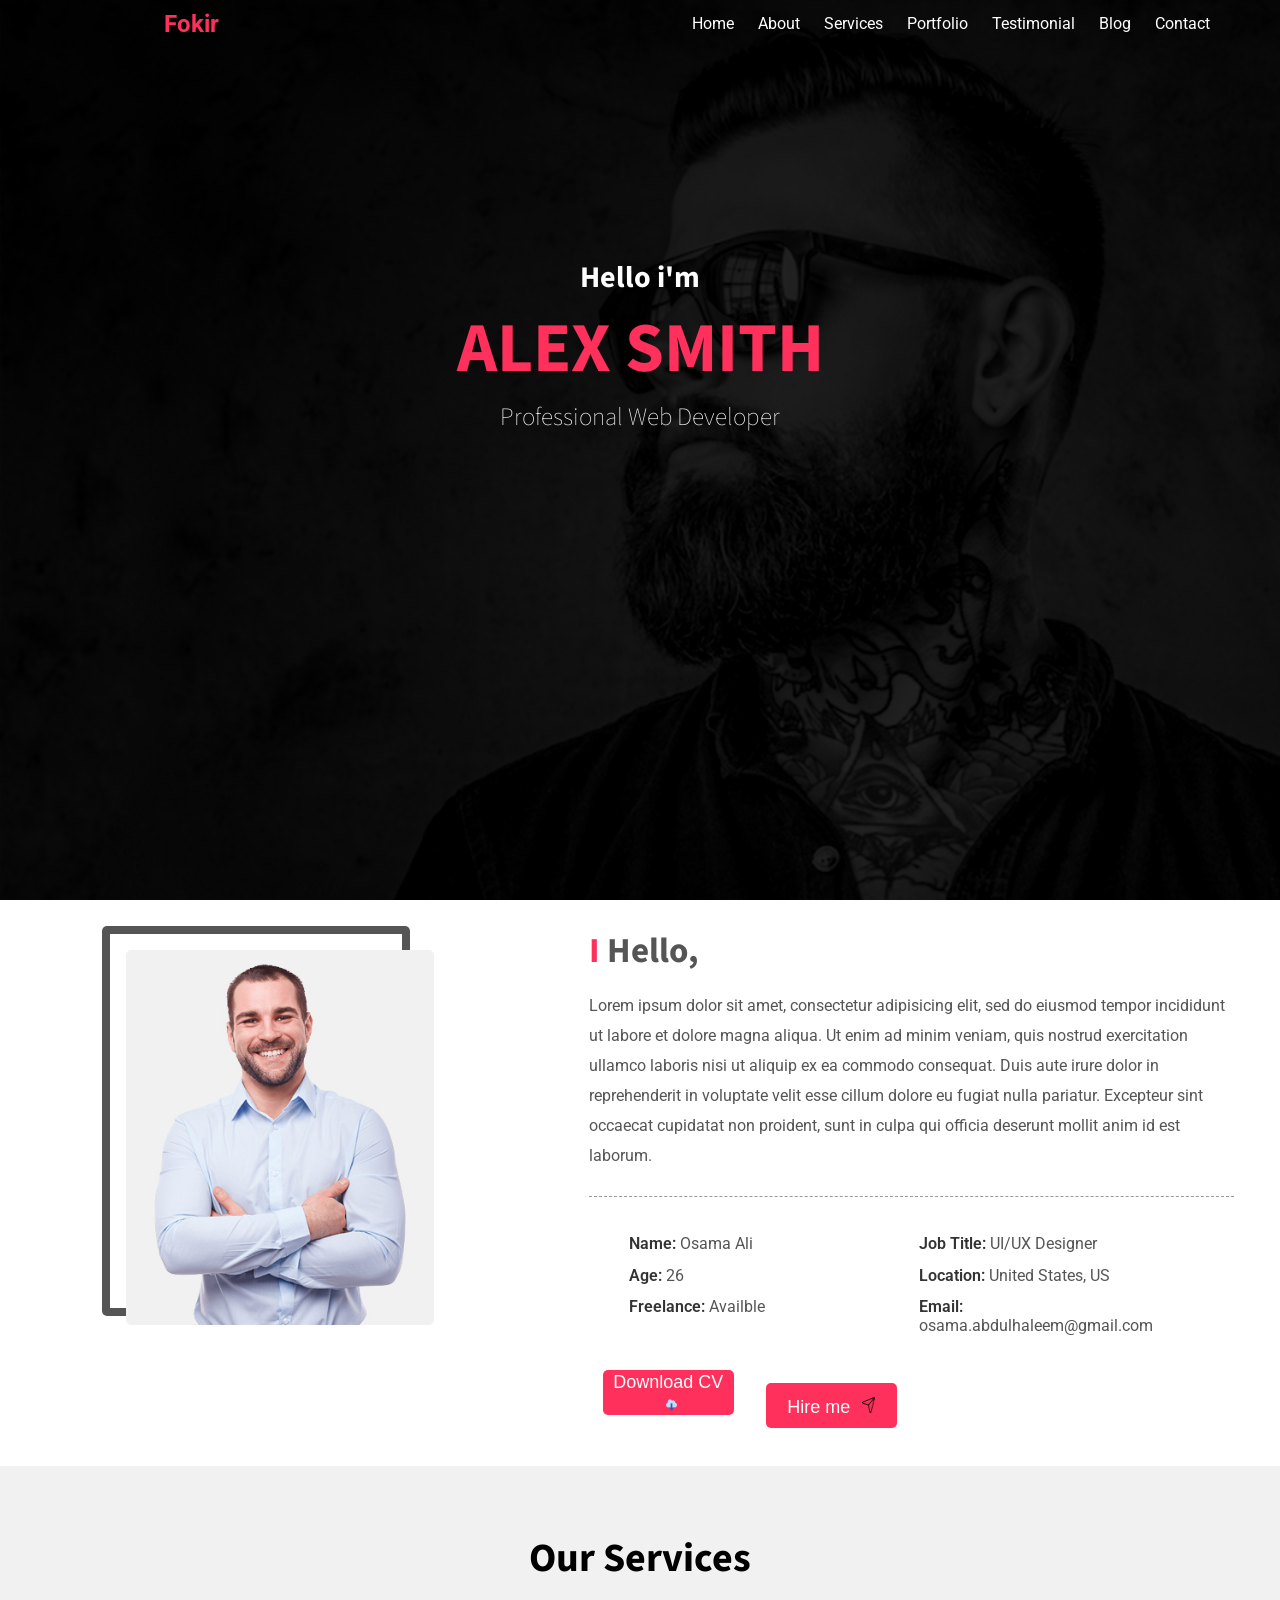
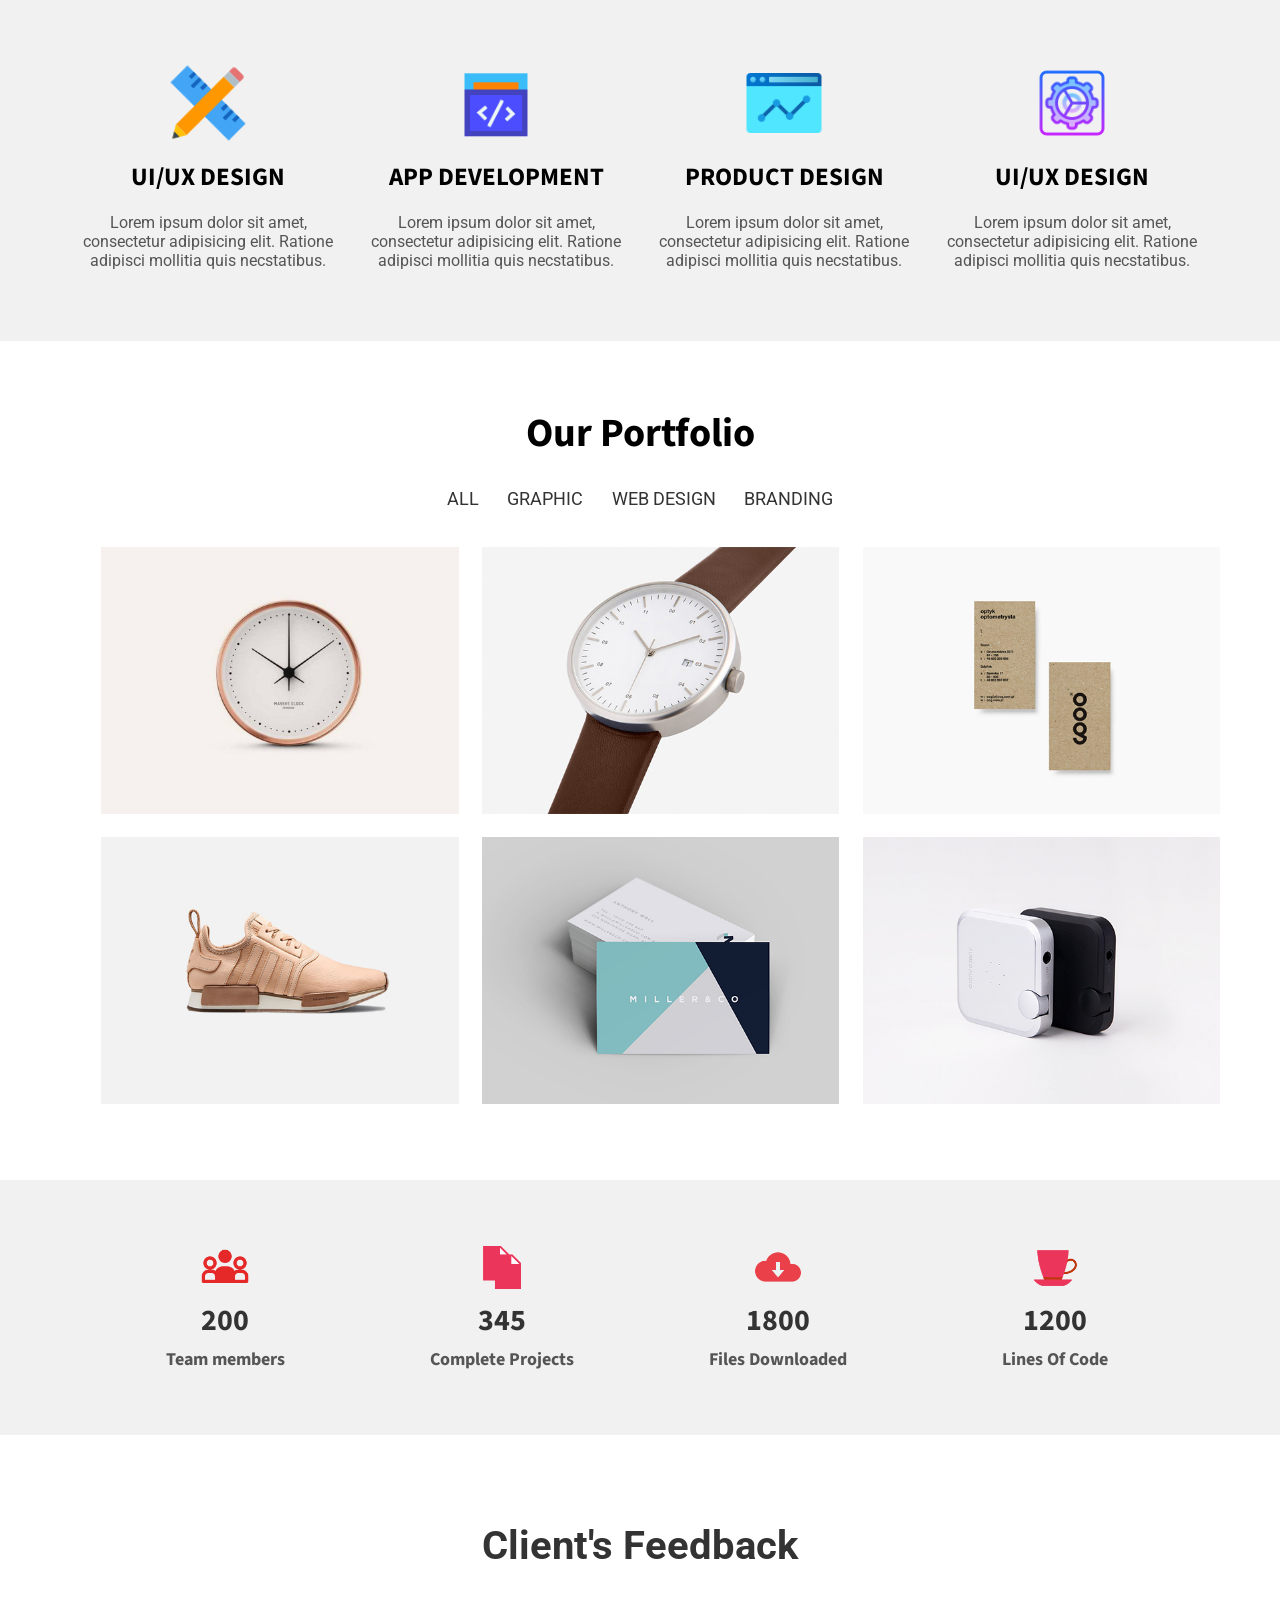
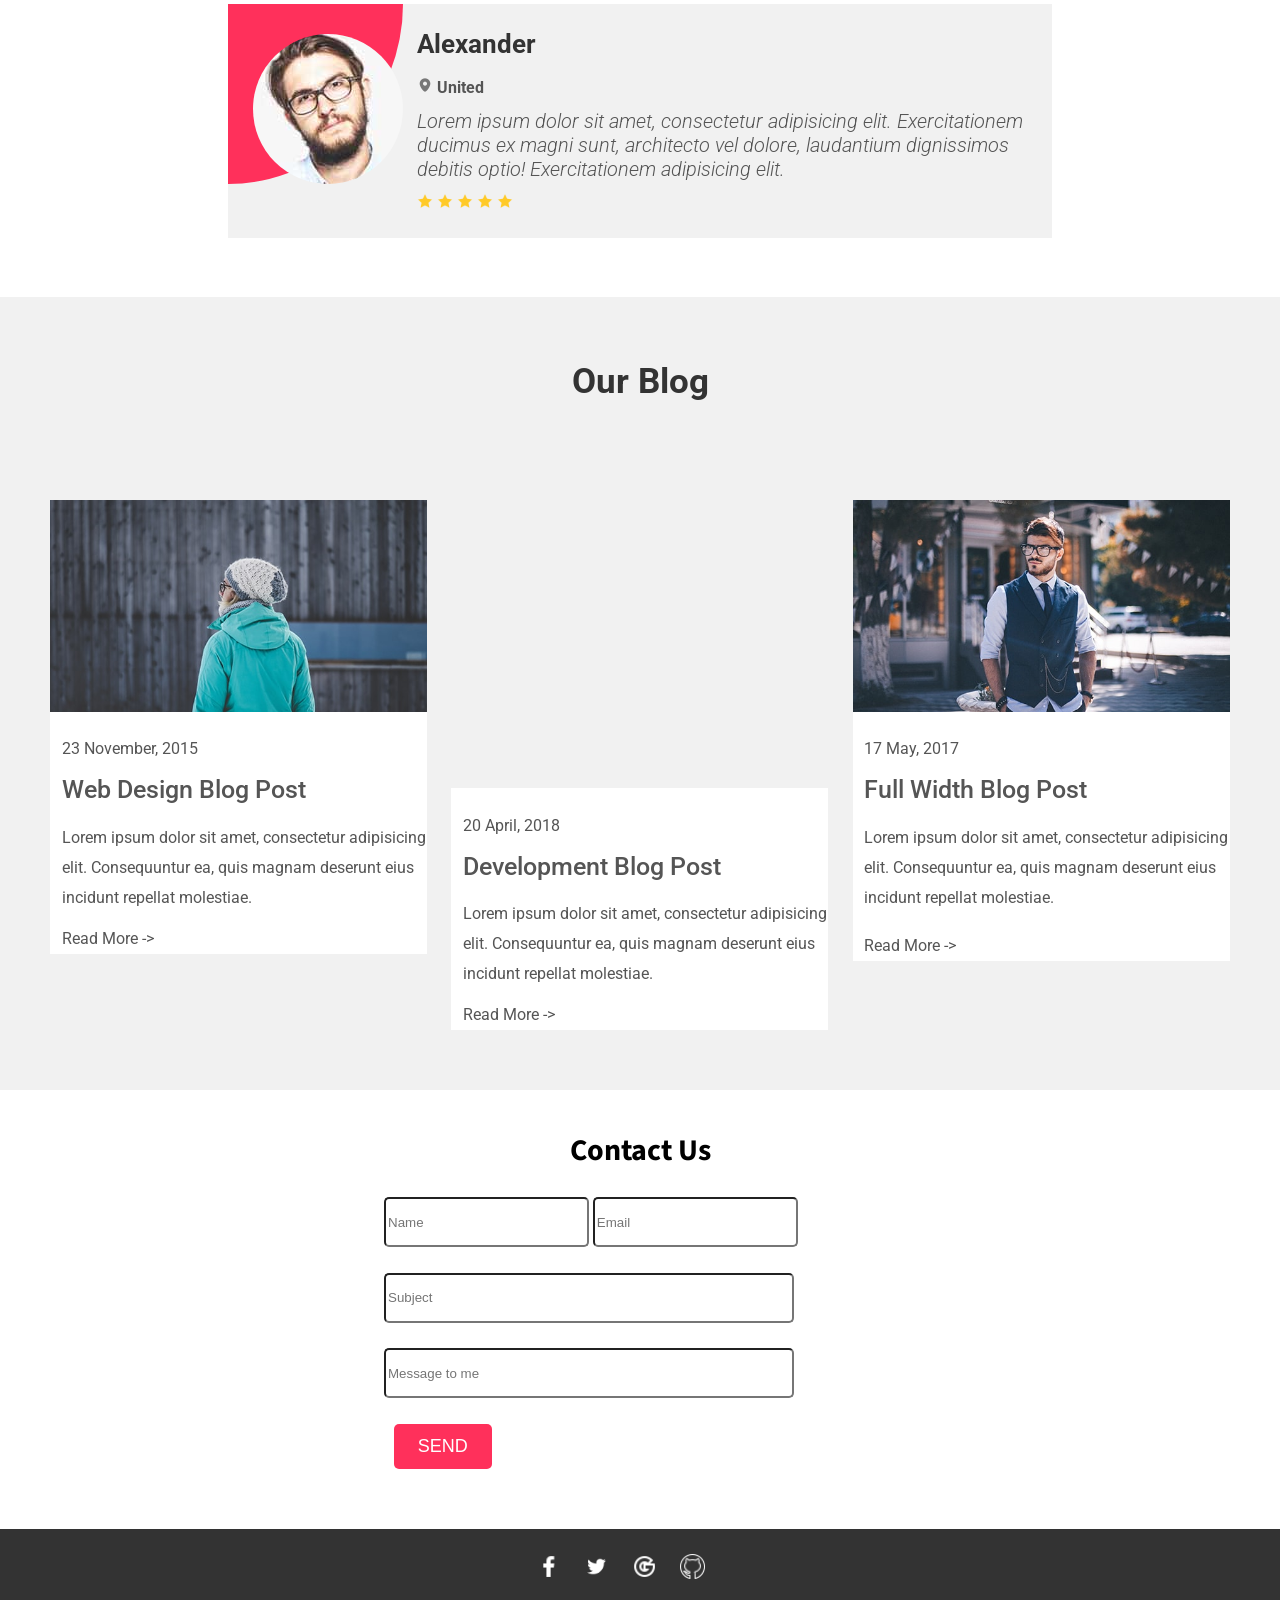
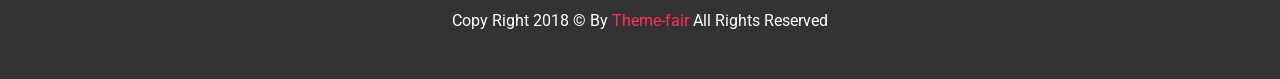
<file: Project4/index.html>
<html>
<head>
    <link rel="stylesheet" href="style.css">
    <link rel="preconnect" href="https://fonts.googleapis.com">
<link rel="preconnect" href="https://fonts.gstatic.com" crossorigin>
<link href="https://fonts.googleapis.com/css2?family=Roboto:wght@100;400;500;700;900&family=Source+Sans+Pro:wght@100;400;500;700&display=swap" rel="stylesheet">
</head>
            <div class="slider" id="home">
                <div class="slider-overlay">

                <div class="navbar">
                    <div class="nav-logo">
                        <a href="index.html"/> Fokir
                    </div>
                    <div class="nav-buttons">
                        <ul>
                            <li><a href="index.html#home">Home</a></li>
                            <li><a href="index.html#about">About</a></li>
                            <li><a href="index.html#services">Services</a></li>
                            <li><a href="index.html#portfolio">Portfolio</a</li>
                            <li><a href="index.html#testimonial">Testimonial</a></li>
                            <li><a href="index.html#blog">Blog</a></li>
                            <li><a href="index.html#contact">Contact</a></li>
                        </ul>
                    </div>
    
                </div>
               <div class="slider-text"> <h3>Hello i'm</h3>
                <h1>ALEX SMITH</h1>
                <h4>Professional Web Developer</h4>
               </div>
                </div> 
            </div>
        <div class="about" id="about">
            <div class="about-photo-frame">
               <div class="about-photo">
                <img src="img/about/profile.jpg"/>
                <div class="caption">
                    <ul>
                        <li><a href="#"><img src="img/icons/icons8-facebook-f-24.png"></a></li>
                        <li><a href="#"><img src="img/icons/icons8-twitter-32.png"></a></li>
                        <li><a href="#"><img src="img/icons/icons8-google-24.png"></a></li>
                        <li><a href="#"><img src="img/icons/icons8-github-241.png"></a></li>
                    </ul>
                </div>
               </div>
            </div>
            <div class="about-text">
                <div class="about-hello">
                    <h2><span class="ispan">I</span> Hello,</h2>
                    <p>Lorem ipsum dolor sit amet, consectetur adipisicing elit, sed do eiusmod tempor incididunt ut labore et dolore magna aliqua. Ut enim ad minim veniam, quis nostrud exercitation ullamco laboris nisi ut aliquip ex ea commodo consequat. Duis aute irure dolor in reprehenderit in voluptate velit esse cillum dolore eu fugiat nulla pariatur. Excepteur sint occaecat cupidatat non proident, sunt in culpa qui officia deserunt mollit anim id est laborum.</p>
                </div>
                <div class="about-info">
                    <div class="info-left">
                    <ul>
                        <li><span> Name: </span>Osama Ali</li>
                        <li><span>Age: </span>26</li>
                        <li><span>Freelance: </span>Availble</li>
                    </ul>
                    </div>
                    <div class="info-right">
                        <ul>
                            <li><span>Job Title:  </span>UI/UX Designer</li>
                            <li><span> Location:  </span>United States, US</li>
                            <li><span> Email:  </span>osama.abdulhaleem@gmail.com</li>
                        </ul>
                    </div>
                    
                    
                </div>
                <div class="download-btn">
                    <button>
                        Download CV <img class="icon-btn" src="img/icons/icons8-download-from-cloud-48.png"/>
                    </button>
                    <button>
                        Hire me <img class="icon-btn" src="img/icons/1.png"/>
                    </button>

                </div>
            </div>


        </div>
        <div class="services" id="services">
            <div class="ser-main">
                <h2> Our Services</h2>
            <div class="ser-sections">
                <div class="ser-section">
                    <img class="ser-icon" src="img/icons/icon1/icons8-design-96.png">
                    <h3>UI/UX DESIGN</h3>
                    <p>Lorem ipsum dolor sit amet, consectetur adipisicing elit. Ratione adipisci mollitia quis necstatibus.</p>
                </div>
                <div class="ser-section">
                    <img class="ser-icon" src="img/icons/icon2-code-100.png">
                    <h3>APP DEVELOPMENT
                    </h3>
                    <p>Lorem ipsum dolor sit amet, consectetur adipisicing elit. Ratione adipisci mollitia quis necstatibus.</p>
                </div>
                <div class="ser-section">
                    <img class="ser-icon" src="img/icons/icon3.png">
                    <h3>PRODUCT DESIGN</h3>
                    <p>Lorem ipsum dolor sit amet, consectetur adipisicing elit. Ratione adipisci mollitia quis necstatibus.</p>
                </div>
                <div class="ser-section">
                    <img class="ser-icon" src="img/icons/icon4.png">
                    <h3>UI/UX DESIGN</h3>
                    <p>Lorem ipsum dolor sit amet, consectetur adipisicing elit. Ratione adipisci mollitia quis necstatibus.</p>
                </div>
                

            </div>
            </div>
        </div>
        <div class="portfolio" id="portfolio">
            <h2>Our Portfolio</h2>
            <div class="port-main">
                <a class="port-main-anchor" href="#all">ALL</a>
                <a class="port-main-anchor" href="#graphiv">GRAPHIC</a>
                <a class="port-main-anchor" href="#web-design">WEB DESIGN</a>
                <a class="port-main-anchor" href="#branding">BRANDING</a>
            </div>
            <div class="port-gallery">
                <div class="port-photo">
                    <img src="img/portfolio/1.jpg">
                    <div class="port-overlay">
                        <img src="img/icons/portfolio.png"/>
                    </div>
                </div>
                <div class="port-photo">
                    <img src="img/portfolio/2.jpg">
                    <div class="port-overlay">
                        <img src="img/icons/portfolio.png"/>
                    </div>
                </div>
                <div class="port-photo">
                    <img src="img/portfolio/3.jpg">
                    <div class="port-overlay">
                        <img src="img/icons/portfolio.png"/>

                    </div>
                </div>
                <div class="port-photo">
                    <img src="img/portfolio/4.jpg">
                    <div class="port-overlay">
                        <img src="img/icons/portfolio.png"/>
                    </div>
                </div>
                <div class="port-photo">
                    <img src="img/portfolio/5.jpg">
                    <div class="port-overlay">
                        <img src="img/icons/portfolio.png"/>
                    </div>
                </div>
                <div class="port-photo">
                    <img src="img/portfolio/6.jpg">
                    <div class="port-overlay">
                        <img src="img/icons/portfolio.png"/>
                    </div>
                </div>
            </div>
        </div>
        <div class="stats">
            <div class="stats-sections">

                <div class="stats-sub">
                     <img src="img/icons/stats-members.png">
                     <h3>200</h3>
                     <h5>Team members</h5>   
                </div>
                <div class="stats-sub">
                    <img src="img/icons/stats-files.png">
                    <h3>345</h3>
                    <h5>Complete Projects</h5>   
               </div>
               <div class="stats-sub">
                <img src="img/icons/stats-download2.png">
                <h3>1800</h3>
                <h5>Files Downloaded</h5>   
           </div>
           <div class="stats-sub">
            <img src="img/icons/stats-cup.png">
            <h3>1200</h3>
            <h5>Lines Of Code</h5>   
       </div>   
            </div>
        </div>
        <div class="testimonial" id="testimonial">
            <h2>Client's Feedback</h2>
            <div class="test-main">
                <div class="test-photo">
                    <img src="img/testimonial/2.jpg"/>
                </div>
                <div class="test-text">
                    <h3>Alexander</h3>
                    <h4>
                        <a href="#">
                            <img src="img/icons/test-location.png">
                            <span class="map">
                                United
                            </span>
                        </a>
                    </h4>
                    <p>Lorem ipsum dolor sit amet, consectetur adipisicing elit. Exercitationem ducimus ex magni sunt, architecto vel dolore, laudantium dignissimos debitis optio! Exercitationem adipisicing elit.</p>
                    <div class="rating">
                        <img src="img/icons/rating.png"/>
                        <img src="img/icons/rating.png"/>
                        <img src="img/icons/rating.png"/>
                        <img src="img/icons/rating.png"/>
                        <img src="img/icons/rating.png"/>
                    </div>

                </div>
                
            </div>

        </div>
        <div class="blog" id="blog">
            <h2>Our Blog</h2>
            <div class="blog-sections">
                <div class="post">
                    <img src="img/blog/1.jpg">
                
                <div class="post-content">
                    <p class="date">23 November, 2015</p>
                    <h3><a href="#">Web Design Blog Post</a></h3>
                    <p class="text">Lorem ipsum dolor sit amet, consectetur adipisicing elit. Consequuntur ea, quis magnam deserunt eius incidunt repellat molestiae.</p>
                    <p class="date"><a href="#">Read More -></a></p>
                </div>
                </div>
                <div class="post">
                    <iframe width="360" height="203" src="https://www.youtube.com/embed/uVju5--RqtY" title="Envato - Bringing Ideas to Life" frameborder="0" allow="accelerometer; autoplay; clipboard-write; encrypted-media; gyroscope; picture-in-picture" allowfullscreen></iframe>
                <div class="post-content">
                    <p class="date">20 April, 2018</p>
                    <h3><a href="#">Development Blog Post</a></h3>
                    <p class="text">Lorem ipsum dolor sit amet, consectetur adipisicing elit. Consequuntur ea, quis magnam deserunt eius incidunt repellat molestiae.</p>
                    <p class="date"><a href="#">Read More -></a></p>
                </div>
                </div>
                <div class="post">
                    <img src="img/blog/3.jpg">
                
                <div class="post-content">
                    <p class="date">17 May, 2017</p>
                    <h3><a href="#">Full Width Blog Post</a></h3>
                    <p class="text">Lorem ipsum dolor sit amet, consectetur adipisicing elit. Consequuntur ea, quis magnam deserunt eius incidunt repellat molestiae.</p>
                    <p><a href="#">Read More -></a></p>
                </div>
                </div>
            </div>

        </div>
        <div class="contact" id="contact">
            <h2>Contact Us</h2>
            <input class="name" name="name" placeholder="Name"/>
            <input class="email" name="email" placeholder="Email"/>
            <input class="subject" name="subject" placeholder="Subject"/>
            <input class="message" name="message" placeholder="Message to me"/>

            <button>SEND   </button>
        </div>
        <div class="footer">
            <div class="footer-icon">
            <ul>
                <li><a href="#"><img src="img/icons/icons8-facebook-f-24.png"></a></li>
                <li><a href="#"><img src="img/icons/icons8-twitter-32.png"></a></li>
                <li><a href="#"><img src="img/icons/icons8-google-24.png"></a></li>
                <li><a href="#"><img src="img/icons/icons8-github-241.png"></a></li>
            </ul
            </div>
            <br>
            <p class="copyright">Copy Right 2018 © By <a href="#">Theme-fair</a> All Rights Reserved</p>
        </div>
        </body>
</html>
</file>
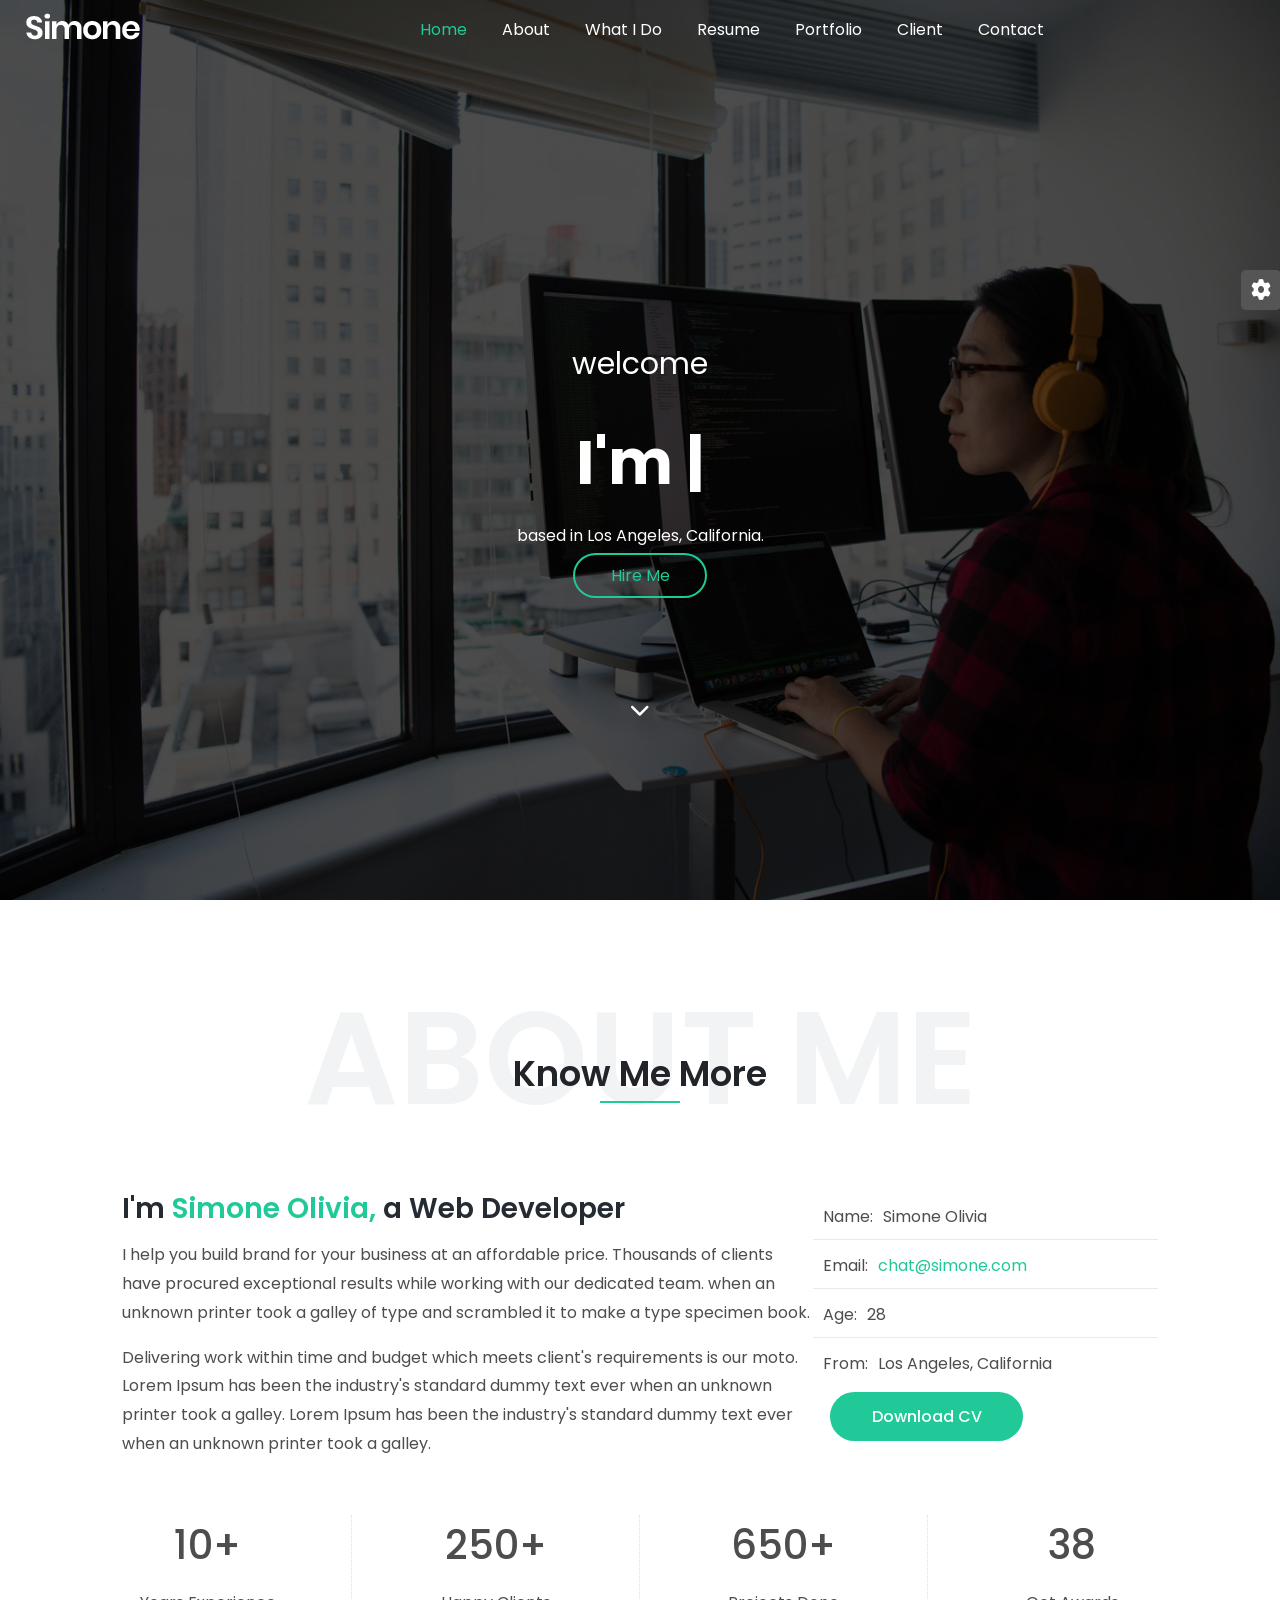
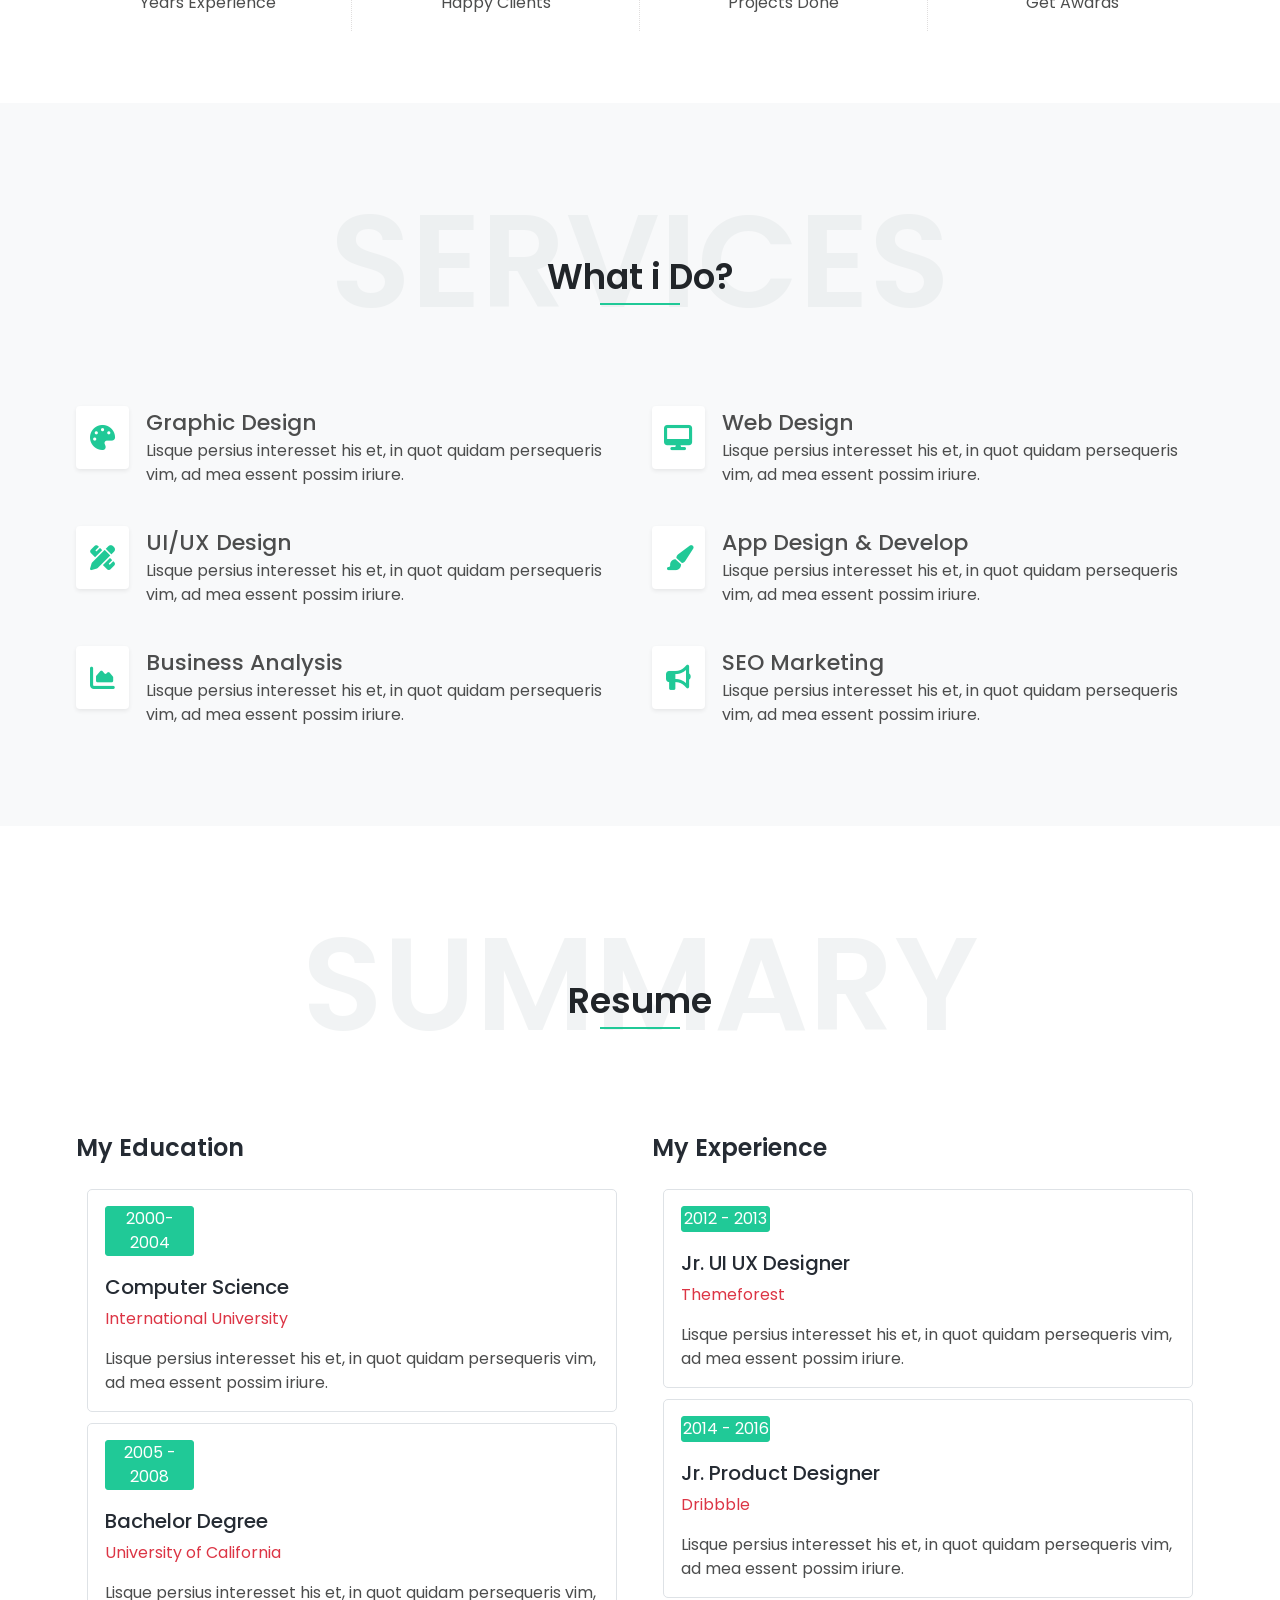
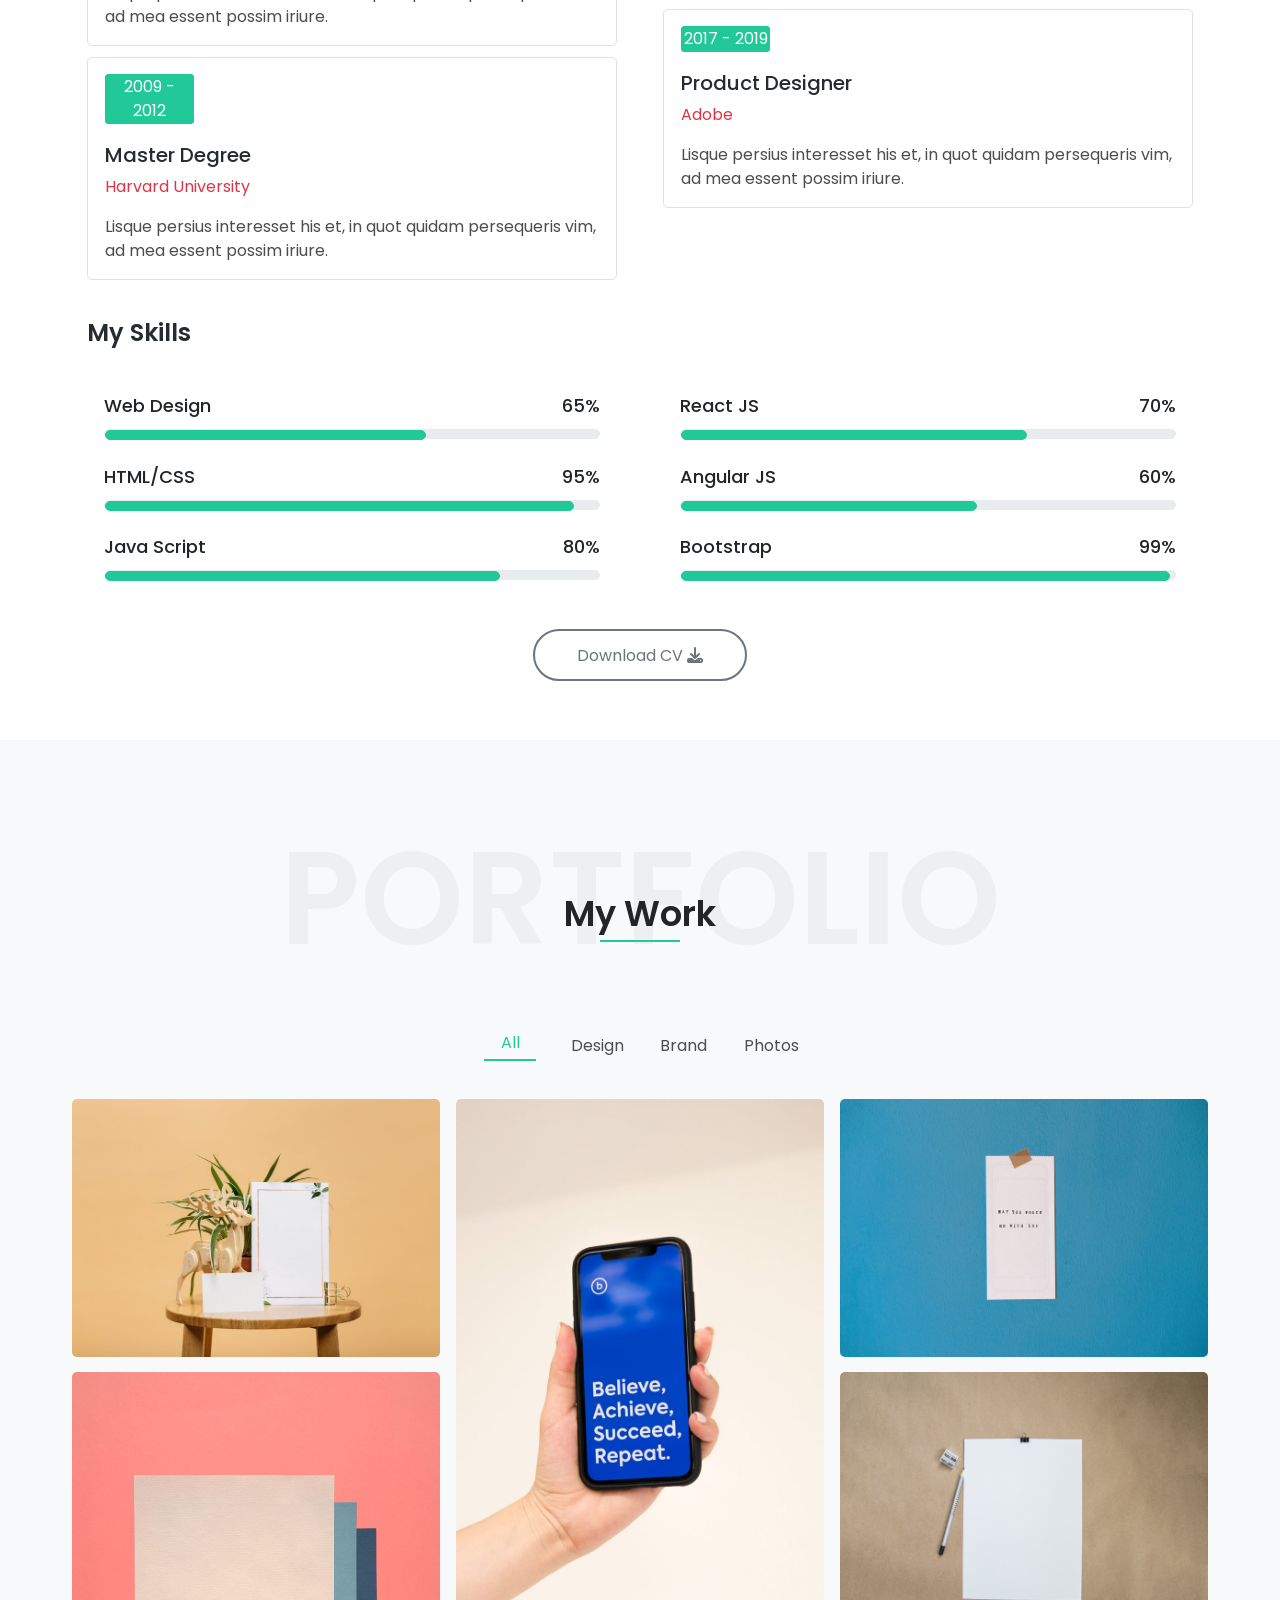
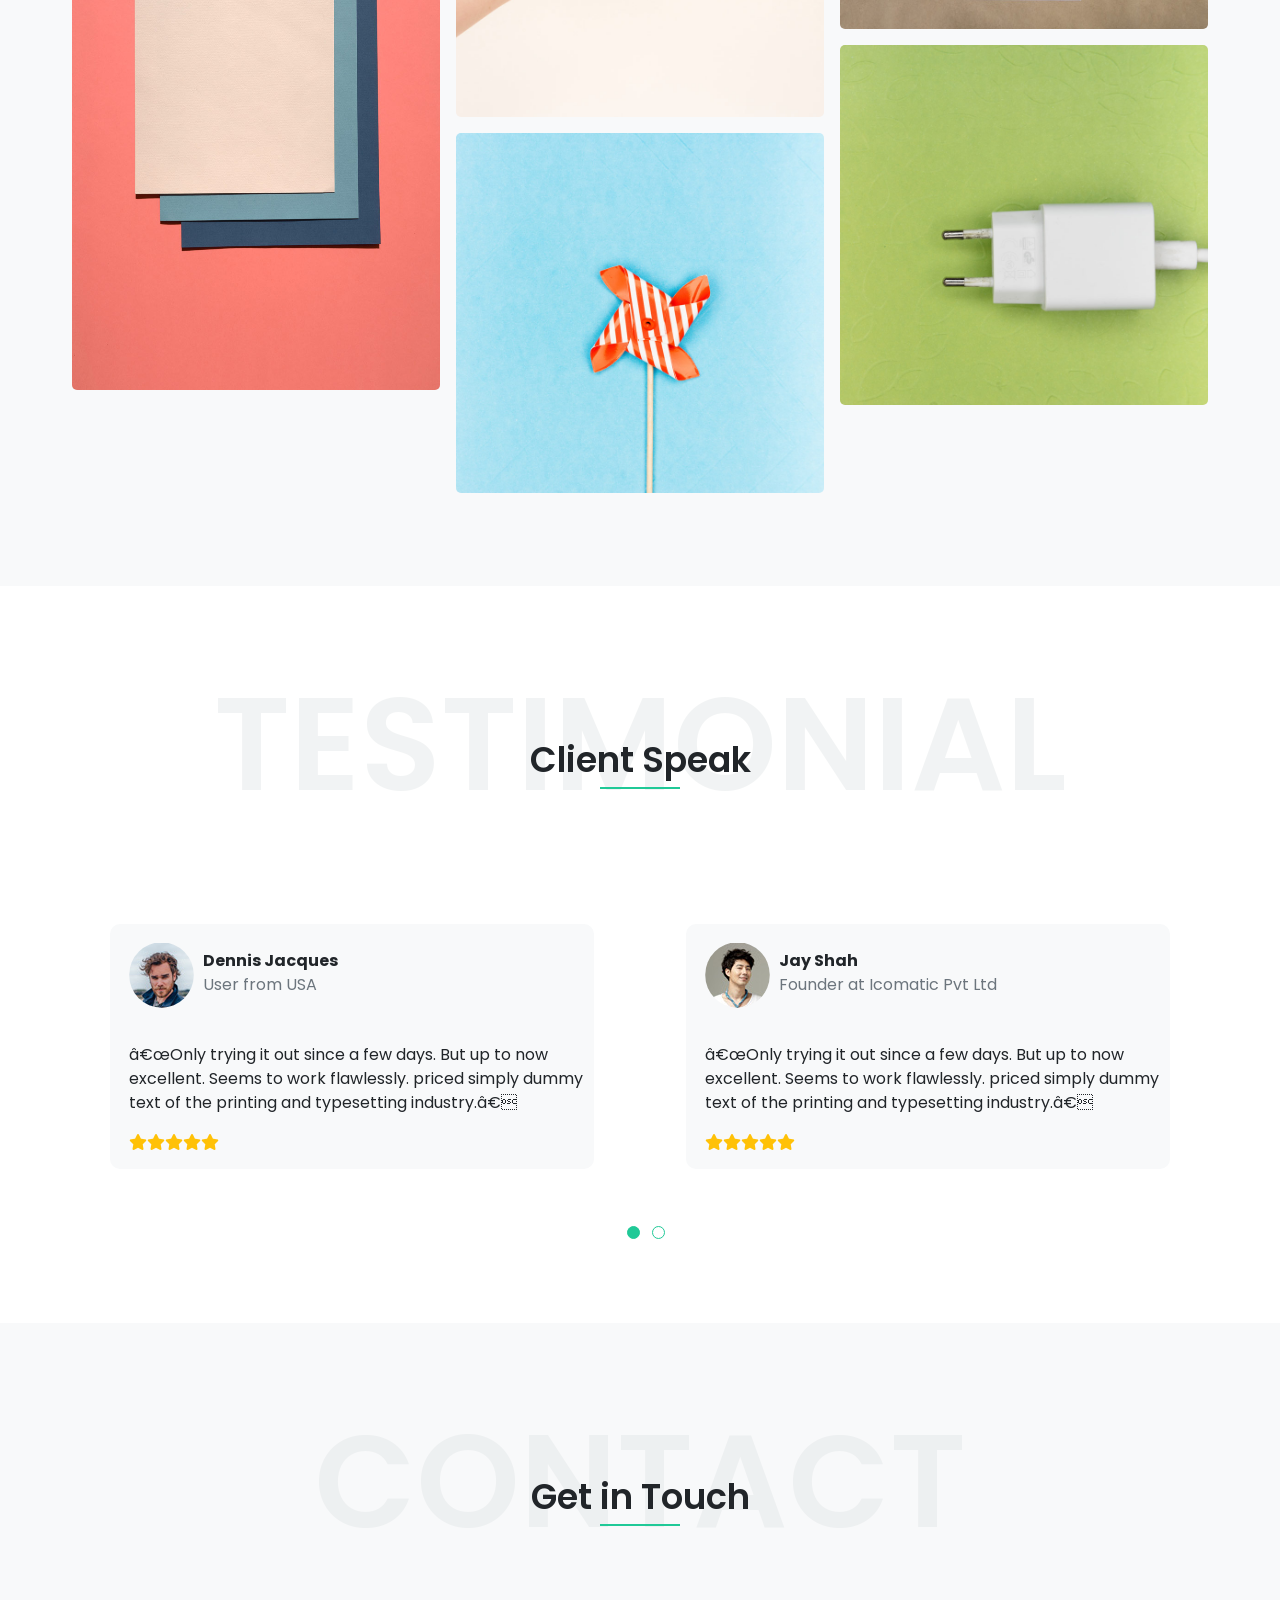
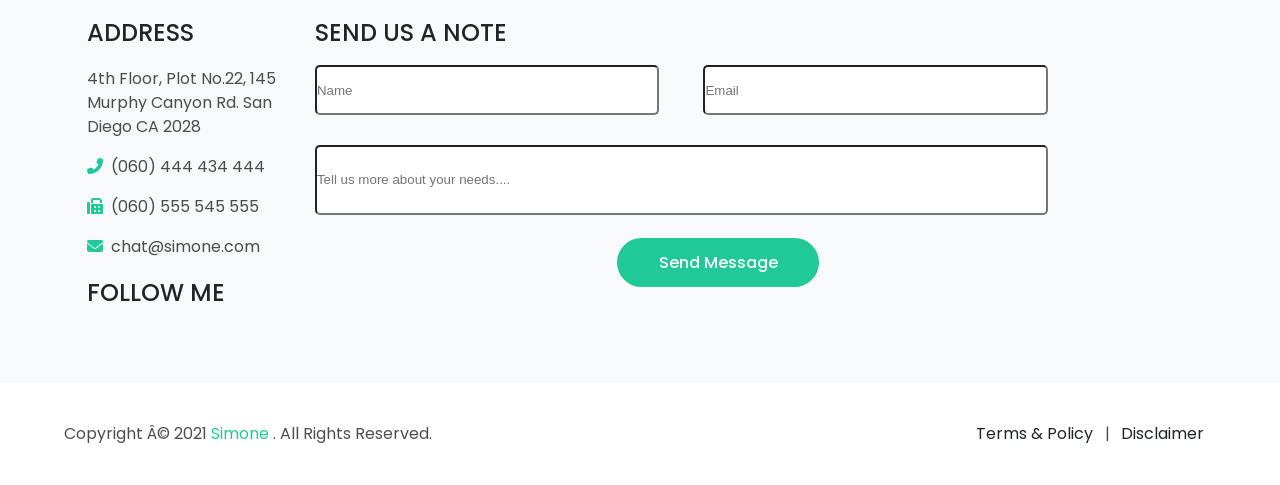
<file: Project5/index.html>
<html>
    <head>
        <link rel="preconnect" href="https://fonts.googleapis.com">
<link rel="preconnect" href="https://fonts.gstatic.com" crossorigin>
<link href="https://fonts.googleapis.com/css2?family=Poppins:wght@100;200;300;400;500;700&display=swap" rel="stylesheet">
<link rel="stylesheet" href="./css/all.min.css">
<link rel="stylesheet" href="css/style.css">
</head>

        <body>
        <header>
            <nav>
        <div class="navbar">

            <div class="logo">
                <a href="index.html"><img src="./images/logo-light.png"> </a>
            </div>
            <div class="navs">
                <ul>
                    <li class="active"><a href="#home">Home</a></li>
                    <li><a href="#about">About</a></li>
                    <li><a href="#whatido">What I Do</a></li>
                    <li><a href="#resume">Resume</a></li>
                    <li><a href="#portfolio">Portfolio</a></li>
                    <li><a href="#client">Client</a></li>
                    <li><a href="#contact">Contact</a></li>
                </ul>
            </div>
        </div> 
            </nav>
        </header>
        <div class="colors">
            <i class="fa-solid fa-gear"></i>
        </div>

        <section class="home">
            <div class="overlay1">
                <div class="caption">
                    <p class="welcome">welcome</p>
                    <h2 class="title">I'm </h2>
                    <p class="location">based in Los Angeles, California.</p>
                    <a href="#contact" class="hireme">Hire Me</a>
                </div>
                <a href="#" class="arrow"><i class="fa-solid fa-chevron-down"></i></a>
            </div>
        </section>
        <section id="about" class="section">
            <div class="container">
                <div class="bg-heading">
                    <h2 class="bg-text">About Me</h2>
                    <p class="front-text">Know Me More
                    <span class="heading-line"></span> </p>
                  </div>
            
                  <div class="bio">
                    <div class="bio-text">
                      <h2 class="bio-h2">I'm <span class="h2-main">Simone Olivia,</span> a Web Developer</h2>
                      <p>I help you build brand for your business at an affordable price. Thousands of clients have procured exceptional results while working with our dedicated team. when an unknown printer took a galley of type and scrambled it to make a type specimen book.</p>
                      <p>Delivering work within time and budget which meets client's requirements is our moto. Lorem Ipsum has been the industry's standard dummy text ever when an unknown printer took a galley. Lorem Ipsum has been the industry's standard dummy text ever when an unknown printer took a galley.</p>
                    </div>
                    <div class="bio-info">
                      <div class="bio-details">
                        <ul class="bio-ul">
                          <li class="bio-li"><span class="bio-bold">Name:</span>Simone Olivia</li>
                          <li class="bio-li"><span class="bio-bold">Email:</span><a href="mailto:chat@simone.com">chat@simone.com</a></li>
                          <li class="bio-li"><span class="bio-bold">Age:</span>28</li>
                          <li class="li-last"><span class="bio-bold">From:</span>Los Angeles, California</li>
                        </ul>
                        <a href="#" class="btn-main">Download CV</a> </div>
                    </div>
                </div>
                  </div>
                  <div class="stats-container">
                    <div class="stats">
                        <div class="stat-section">
                            <h4>10+</h4>
                            <p>Years Experience</p>
                        </div>
                       <div class="stat-section">
                            <h4>250+</h4>
                            <p>Happy Clients</p>
                        </div>
                        <div class="stat-section">
                            <h4>650+</h4>
                            <p>Projects Done</p>
                        </div>
                        <div class="stat-section b-n">
                            <h4>38</h4>
                            <p>Get Awards</p>
                        </div>
                    </div>
                  </div>
        </section>
        <section id="whatido" class="section bg-dark">
            <div class="container">
                <div class="bg-heading">
                    <h2 class="bg-text">Services</h2>
                    <p class="front-text">What i Do?
                    <span class="heading-line"></span> </p>
                </div>
                <div class="services-cont">
                    <div class="ser-section">
                      <div class="icon"> <i class="fas fa-palette"></i> </div>
                     <div class="ser-info"><h3>Graphic Design</h3>
                      <p class="">Lisque persius interesset his et, in quot quidam persequeris vim, ad mea essent possim iriure.</p>
                    </div>
                    </div>
                    

                    <div class="ser-section">
                        <div class="icon"> <i class="fas fa-desktop"></i></div>
                    <div class="ser-info">  <h3>Web Design</h3>
                      <p class="">Lisque persius interesset his et, in quot quidam persequeris vim, ad mea essent possim iriure.</p>
                    </div>
                  </div>
         
                  <div class="ser-section">
                    <div class="icon"> <i class="fas fa-pencil-ruler"></i> </div>
                     <div class="ser-info"><h3>UI/UX Design</h3>
                      <p class="">Lisque persius interesset his et, in quot quidam persequeris vim, ad mea essent possim iriure.</p>
                    </div>
                </div> 
    
                    <div class="ser-section">
                        <div class="icon"> <i class="fas fa-paint-brush"></i> </div>
                     <div class="ser-info"><h3>App Design &amp; Develop</h3>
                      <p class="">Lisque persius interesset his et, in quot quidam persequeris vim, ad mea essent possim iriure.</p>
                    </div>
                </div> 
     
                    <div class="ser-section">
                        <div class="icon"> <i class="fas fa-chart-area"></i> </div>
                      <div class="ser-info"><h3>Business Analysis</h3>
                      <p class="">Lisque persius interesset his et, in quot quidam persequeris vim, ad mea essent possim iriure.</p>
                    </div>
                </div>
                    <div class="ser-section">
                        <div class="icon"> <i class="fas fa-bullhorn"></i> </div>
                      <div class="ser-info"><h3>SEO Marketing</h3>
                      <p class="">Lisque persius interesset his et, in quot quidam persequeris vim, ad mea essent possim iriure.</p>
                    </div>
                </div>
                </div>
            </div>
          
        </section>
        <section id="resume" class="section resume">
            <div class="container">
                <div class="bg-heading">
                    <h2 class="bg-text">summary</h2>
                    <p class="front-text">Resume
                    <span class="heading-line"></span> </p>
                </div>
                <div class="res-container">
                    <div class="res-half ">
                        <h2 class="res-h2">My Education</h2>
                        <div class="res-section">
                            <p class="year">2000-2004</p>
                            <h3 class="res-h3">Computer Science</h3>
                            <p class="p-red">International University</p>
                            <p>Lisque persius interesset his et, in quot quidam persequeris vim, ad mea essent possim iriure.</p>
                        </div>
                        <div class="res-section">
                            <p class="year">2005 - 2008</p>
                            <h3 class="res-h3">Bachelor Degree</h3>
                            <p class="p-red">University of California</p>
                            <p>Lisque persius interesset his et, in quot quidam persequeris vim, ad mea essent possim iriure.</p>
                        </div>
                        <div class="res-section">
                            <p class="year">2009 - 2012</p>
                            <h3 class="res-h3">Master Degree</h3>
                            <p class="p-red">Harvard University</p>
                            <p>Lisque persius interesset his et, in quot quidam persequeris vim, ad mea essent possim iriure.</p>
                        </div>
                    </div>
                    <div class="res-half ">
                        <h2 class="res-h2">My Experience</h2>
                        <div class="res-section">
                            <p class="year">2012 - 2013</p>
                            <h3 class="res-h3">Jr. UI UX Designer</h3>
                            <p class="p-red">Themeforest</p>
                            <p>Lisque persius interesset his et, in quot quidam persequeris vim, ad mea essent possim iriure.</p>
                        </div>
                        <div class="res-section">
                            <p class="year">2014 - 2016</p>
                            <h3 class="res-h3">Jr. Product Designer</h3>
                            <p class="p-red">Dribbble</p>
                            <p>Lisque persius interesset his et, in quot quidam persequeris vim, ad mea essent possim iriure.</p>
                        </div>
                        <div class="res-section">
                            <p class="year">2017 - 2019</p>
                            <h3 class="res-h3">Product Designer</h3>
                            <p class="p-red">Adobe</p>
                            <p>Lisque persius interesset his et, in quot quidam persequeris vim, ad mea essent possim iriure.</p>
                        </div>
                    </div>
                </div>
           
            
                <h2 class="res-h2">My Skills</h2>

                <div class="skills">
                    <div class="res-half">
                        <div class="skill-row">
                            <div class="skill-desc">
                                <p class="p-skill">Web Design</p>
                                <p class="p-skill">65%</p>
                            </div>
                             <div class="progress">
                                <div class="remaining"></div>
                            </div>   
                        </div>               
                    </div>
                    <div class="res-half">
                        <div class="skill-row ml-4">
                            <div class="skill-desc">
                                <p class="p-skill">React JS</p>
                                <p class="p-skill">70%</p>
                            </div>
                             <div class="progress">
                                <div class="remaining70"></div>
                            </div>   
                        </div>               
                    </div>
                </div>
                <div class="skills">
                    <div class="res-half">
                        <div class="skill-row">
                            <div class="skill-desc">
                                <p class="p-skill">HTML/CSS</p>
                                <p class="p-skill">95%</p>
                            </div>
                             <div class="progress">
                                <div class="remaining95"></div>
                            </div>   
                        </div>               
                    </div>
                    <div class="res-half">
                        <div class="skill-row">
                            <div class="skill-desc">
                                <p class="p-skill">Angular JS</p>
                                <p class="p-skill">60%</p>
                            </div>
                             <div class="progress">
                                <div class="remaining60"></div>
                            </div>   
                        </div>               
                    </div>
                </div>
                <div class="skills">
                    <div class="res-half">
                        <div class="skill-row">
                            <div class="skill-desc">
                                <p class="p-skill">Java Script</p>
                                <p class="p-skill">80%</p>
                            </div>
                             <div class="progress">
                                <div class="remaining80"></div>
                            </div>   
                        </div>               
                    </div>
                    <div class="res-half">
                        <div class="skill-row ml-4">
                            <div class="skill-desc">
                                <p class="p-skill">Bootstrap</p>
                                <p class="p-skill">99%</p>
                            </div>
                             <div class="progress">
                                <div class="remaining99"></div>
                            </div>   
                        </div>               
                    </div>
                </div>

            <div class="download-cv">
                <a class="cv-btn" href="#" >Download CV <i class="fa-sharp fa-solid fa-download"></i></a>
            </div>
                
                
            </div>
        </section>
        <section id="portfolio" class="section bg-dark">
            <div class="container">
                <div class="bg-heading">
                    <h2 class="bg-text">Portfolio</h2>
                    <p class="front-text">My Work
                    <span class="heading-line"></span> </p>
                  </div>
                <div class="portfolio">
                    <div class="port-navbar">
                        <div class="port-navs">
                            <ul>
                                <li class="active"><a href="#"> All</li></a>
                                <li><a href="#"> Design</li></a>
                                <li><a href="#"> Brand</li></a>
                                <li><a href="#"> Photos</li></a>
                            </ul>
                        </div>
                    </div>

                    <div class="port-gallery">
                       <div class="gal-column">
                        <div class="small m-2">
                           <div class="gal-photo">
                            <a href="#">
                                <img src="./images/projects/project-1.jpg" alt="">
                                <div class="overlay2">
                                    <div class="photo-desc">
                                        <p class="p-w">Project Title</p>
                                        <p>Category</p>
                                    </div>
                                </div>
                            </a>
                           </div>
                           
                        </div>
                        <div class="large m-2">
                            <div class="gal-photo">
                                <a href="#">
                                    <img src="./images/projects/project-4.jpg" alt="">
                                    <div class="overlay2">
                                        <div class="photo-desc">
                                            <p class="p-w">Project Title</p>
                                            <p>Category</p>
                                        </div>
                                    </div>
                                </a>
                               </div>
                        </div>
                       </div>
                      <div class="gal-column">
                        <div class="large m-2">
                            <div class="gal-photo">
                                <a href="#">
                                    <img src="./images/projects/project-2.jpg" alt="">
                                    <div class="overlay2">
                                        <div class="photo-desc">
                                            <p class="p-w">Project Title</p>
                                            <p>Category</p>
                                        </div>
                                    </div>
                                </a>
                               </div>
                        </div>
                        <div class="medium m-2">
                            <div class="gal-photo">
                                <a href="#">
                                    <img src="./images/projects/project-7.jpg" alt="">
                                    <div class="overlay2">
                                        <div class="photo-desc">
                                            <p class="p-w">Project Title</p>
                                            <p>Category</p>
                                        </div>
                                    </div>
                                </a>
                               </div>
                        </div>
                      </div> 
                        <div class="gal-column">
                            <div class="small m-2">
                                <div class="gal-photo">
                                    <a href="#">
                                        <img src="./images/projects/project-3.jpg" alt="">
                                        <div class="overlay2">
                                            <div class="photo-desc">
                                                <p class="p-w">Project Title</p>
                                                <p>Category</p>
                                            </div>
                                        </div>
                                    </a>
                                   </div>
                            </div>
                            <div class="small m-2"> 
                                <div class="gal-photo">
                                    <a href="#">
                                        <img src="./images/projects/project-5.jpg" alt="">
                                        <div class="overlay2">
                                            <div class="photo-desc">
                                                <p class="p-w">Project Title</p>
                                                <p>Category</p>
                                            </div>
                                        </div>
                                    </a>
                                   </div>
                            </div>
                            <div class="medium m-2">
                                <div class="gal-photo">
                                    <a href="#">
                                        <img src="./images/projects/project-6.jpg" alt="">
                                        <div class="overlay2">
                                            <div class="photo-desc">
                                                <p class="p-w">Project Title</p>
                                                <p>Category</p>
                                            </div>
                                        </div>
                                    </a>
                                   </div>
                            </div>
                        </div>

                        
                        

                        
                        
                        
                    </div>



                </div>
             </div>
        </section> 
        <section id="client" class="section">
            <div class="container">
                <div class="bg-heading">
                    <h2 class="bg-text">Testimonial</h2>
                    <p class="front-text">Client Speak
                    <span class="heading-line"></span> </p>
                  </div>
                    <div class="test-items">
                        <div class="test-item">
                           <div class="bg-dark">
                              <div class="test-heading"> <img class="test-photo" src="./images/testimonial/client-sm-3.jpg" alt="">
                                <p class="test-text"><strong class="str-name">Dennis Jacques</strong> <span class="color-site">User from USA</span></p>
                             </div>
                          <p class="test-body">â€œOnly trying it out since a few days. But up to now excellent. Seems to work flawlessly. priced simply dummy text of the printing and typesetting industry.â€</p>
                          <span class="test-body"> 
                            <i class="fa-solid fa-star"></i><i class="fa-solid fa-star"></i><i class="fa-solid fa-star"></i><i class="fa-solid fa-star"></i><i class="fa-solid fa-star"></i>
                            </span> 
                        </div>
                      </div>
                      <div class="test-item">
                        <div class="bg-dark">
                           <div class="test-heading"> <img class="test-photo" src="./images/testimonial/client-sm-1.jpg" alt="">
                             <p class="test-text"><strong class="str-name">Jay Shah</strong> <span class="color-site">Founder at Icomatic Pvt Ltd</span></p>
                          </div>
                       <p class="test-body">â€œOnly trying it out since a few days. But up to now excellent. Seems to work flawlessly. priced simply dummy text of the printing and typesetting industry.â€</p>
                       <span class="test-body"> 
                         <i class="fa-solid fa-star"></i><i class="fa-solid fa-star"></i><i class="fa-solid fa-star"></i><i class="fa-solid fa-star"></i><i class="fa-solid fa-star"></i>
                         </span> 
                     </div>
                   </div>
                    </div>
                <div class="radio">
                    <div class="radio-btn">
                    </div>
                    <div class="radio-btn2">
                    </div>
                </div>
                
            </div>
        </section>
        <section id="contact" class="section bg-dark">
            <div class="container">
                <div class="bg-heading">
                    <h2 class="bg-text">Contact</h2>
                    <p class="front-text">Get in Touch
                    <span class="heading-line"></span> </p>
                </div>
                <div class="con-items">
                    <div class="con-det">
                        <h2>ADDRESS</h2>
                        <p>4th Floor, Plot No.22,
                            145 Murphy Canyon Rd.
                            San Diego CA 2028</p>
                        <p><i class="fa-solid fa-phone-flip"></i>(060) 444 434 444</p>
                        <p><i class="fa fa-fax"></i>(060) 555 545 555</p>
                        <P><i class="fa-solid fa-envelope"></i>chat@simone.com</P>
                        <h2>FOLLOW ME</h2>
                    </div>
                    <div class="con-form">
                        <h2>SEND US A NOTE</h2>
                        <div class="inputs">
                            <input type="text" class="w-50" id="name" name="name" placeholder="Name"/>
                            <input type="email" class="w-50" id="email" name="email" placeholder="Email"/>
                        </div>
                        <input type="text" class="w-100" id="name" name="name" placeholder="Tell us more about your needs...."/>
                        <div class="download-cv send-btn">
                            <a href="#" class="btn-main send-btn">Send Message</a> </div>
                        </div>
                    </div>
                </div>
            </div>
        </section>
        <footer class="footer">
            <div class="foo-container">
                <div class="cpy">
                    <p>Copyright Â© 2021<a href="#"> Simone</a> . All Rights Reserved.</p>
                </div>
                <div class="trms">
                    <a href="#"><p>Terms & Policy  </p></a>
                    <p>|</p>
                    <a href="#"><p> Disclaimer</p></a>
                </div>
            </div>

        </footer>
    </body>


</html>
</file>
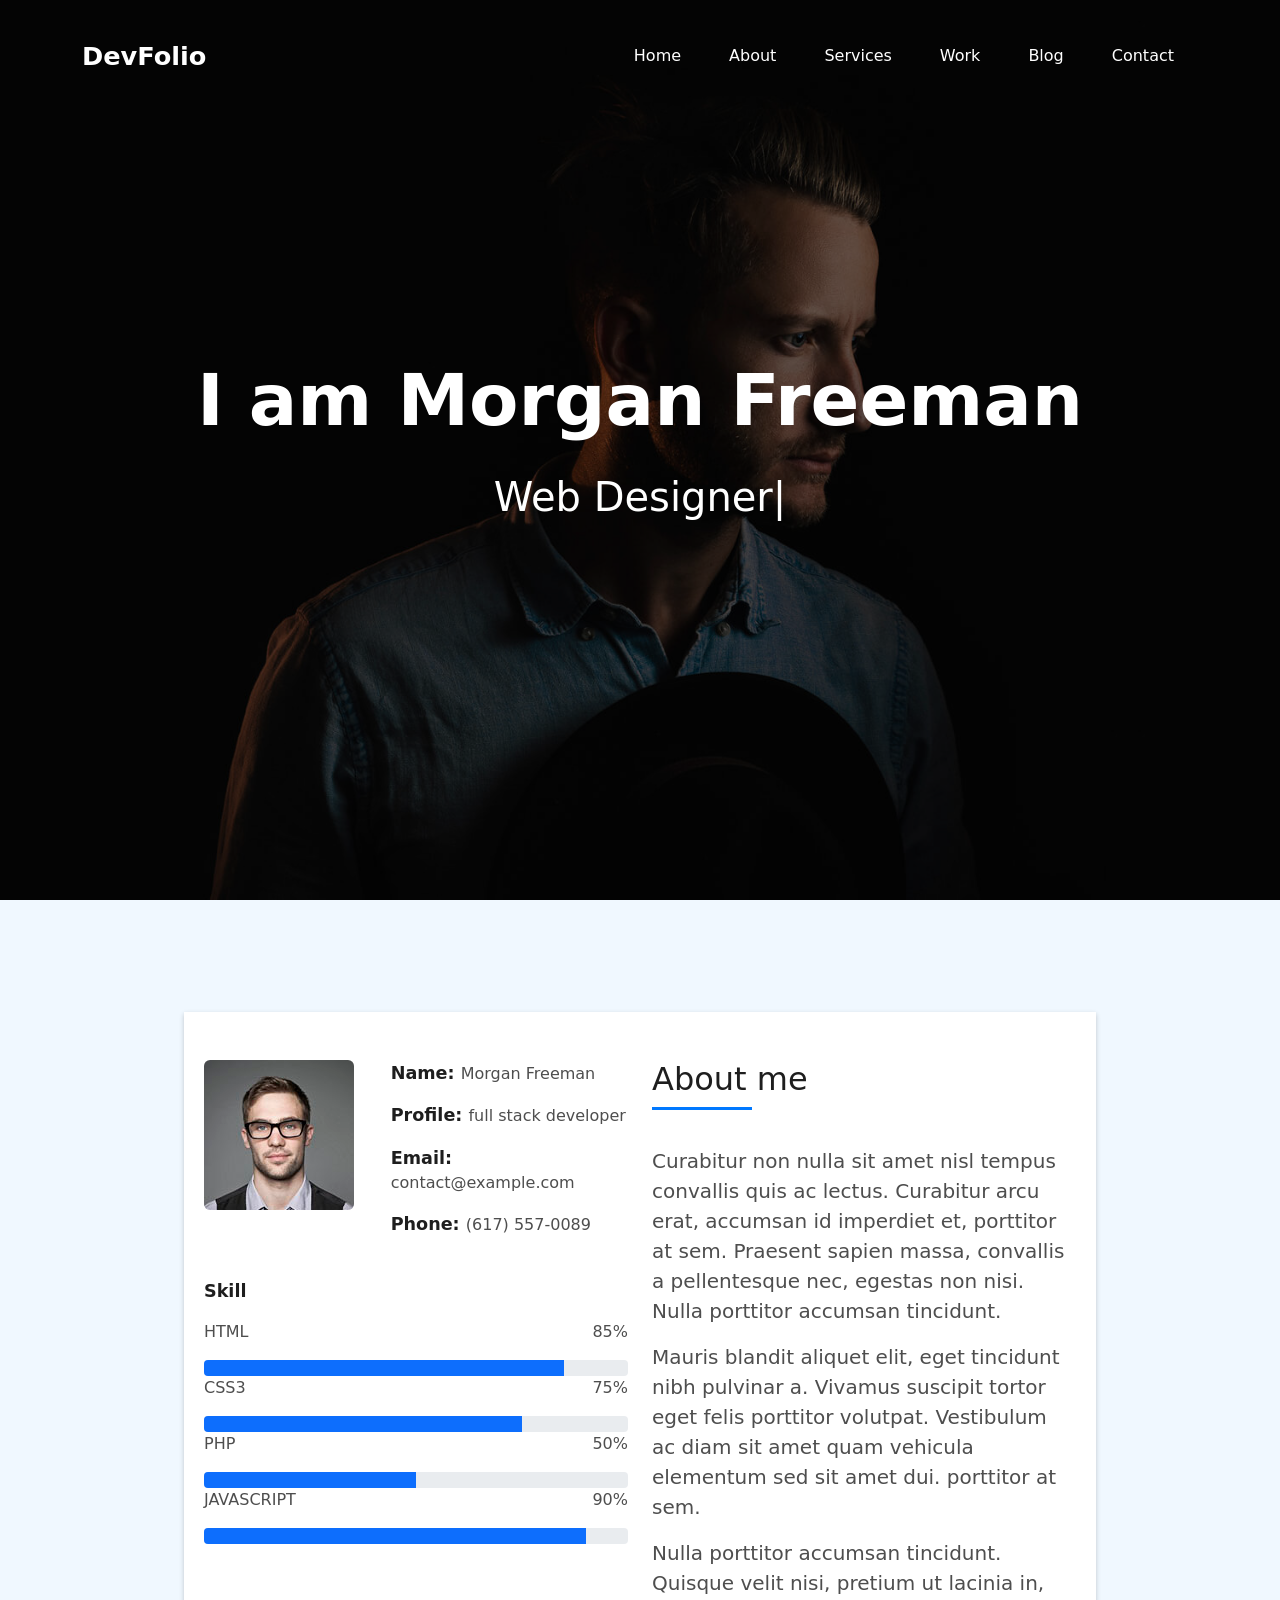
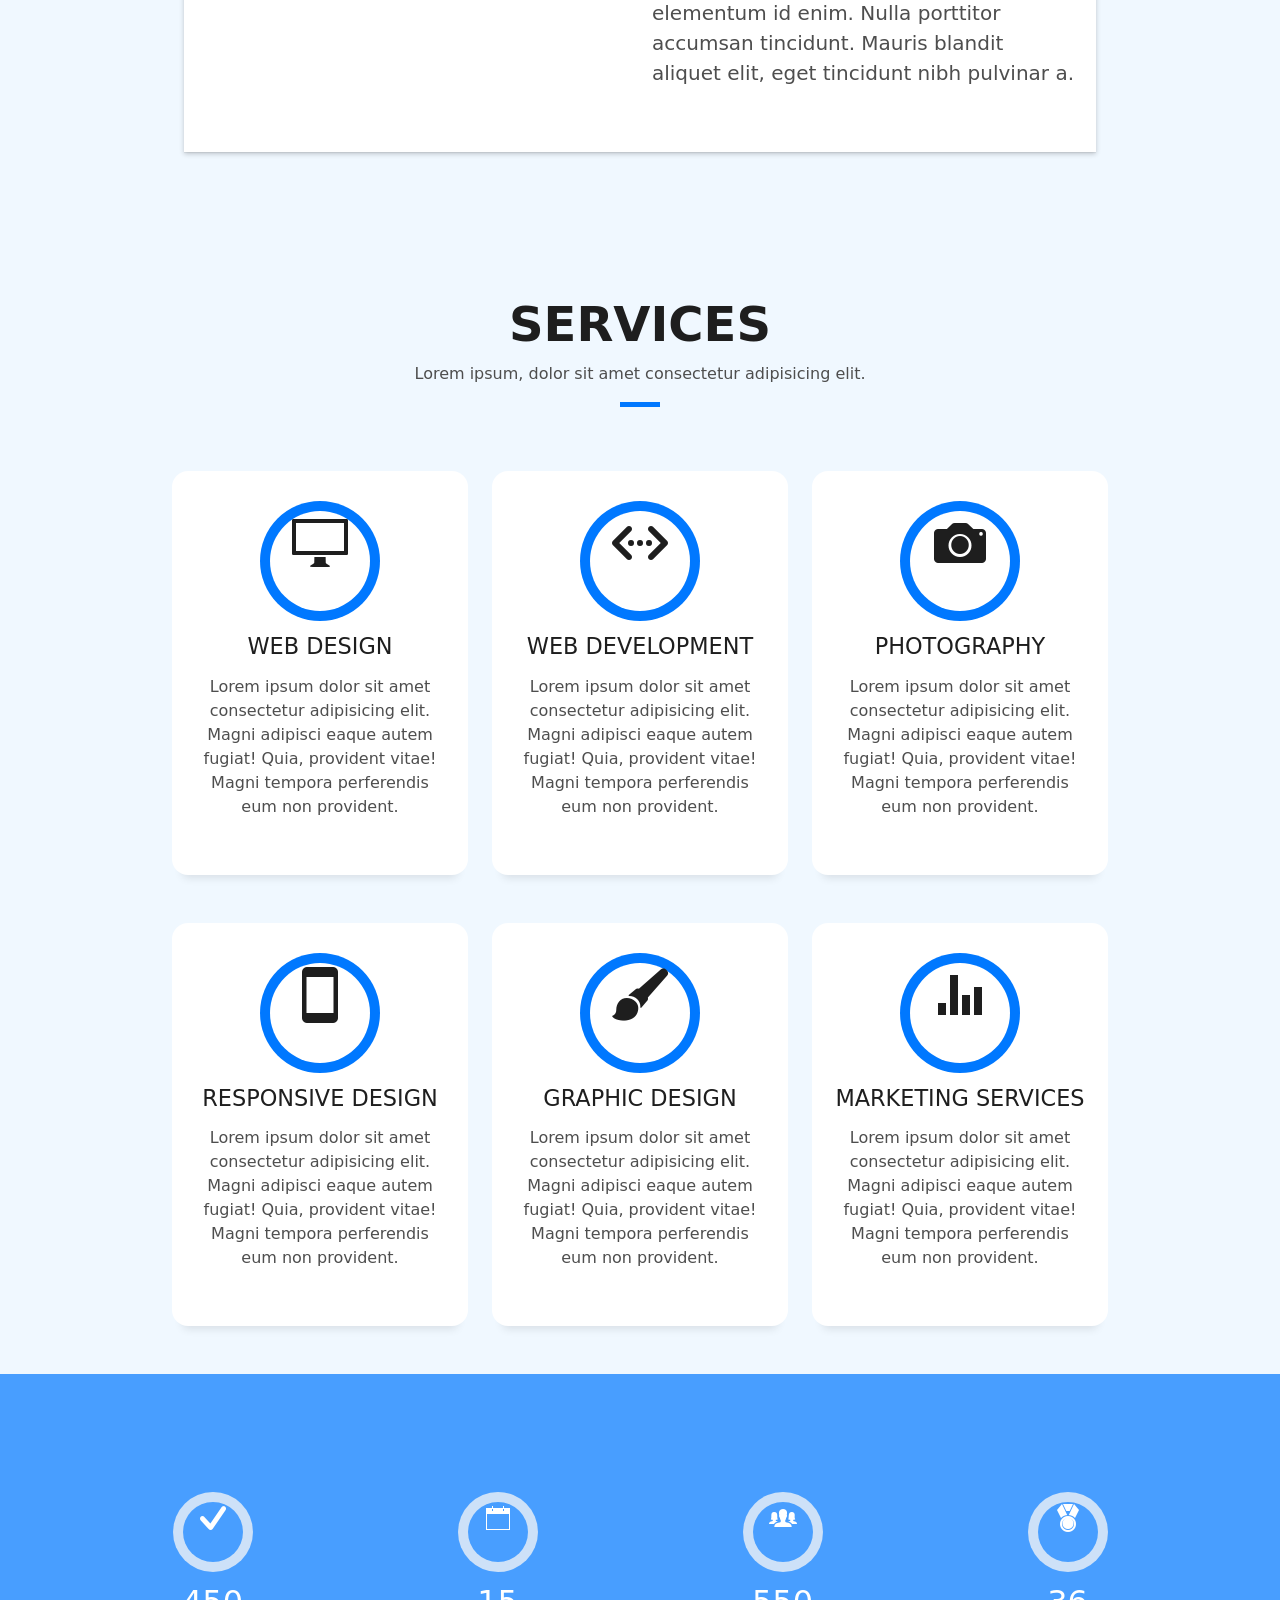
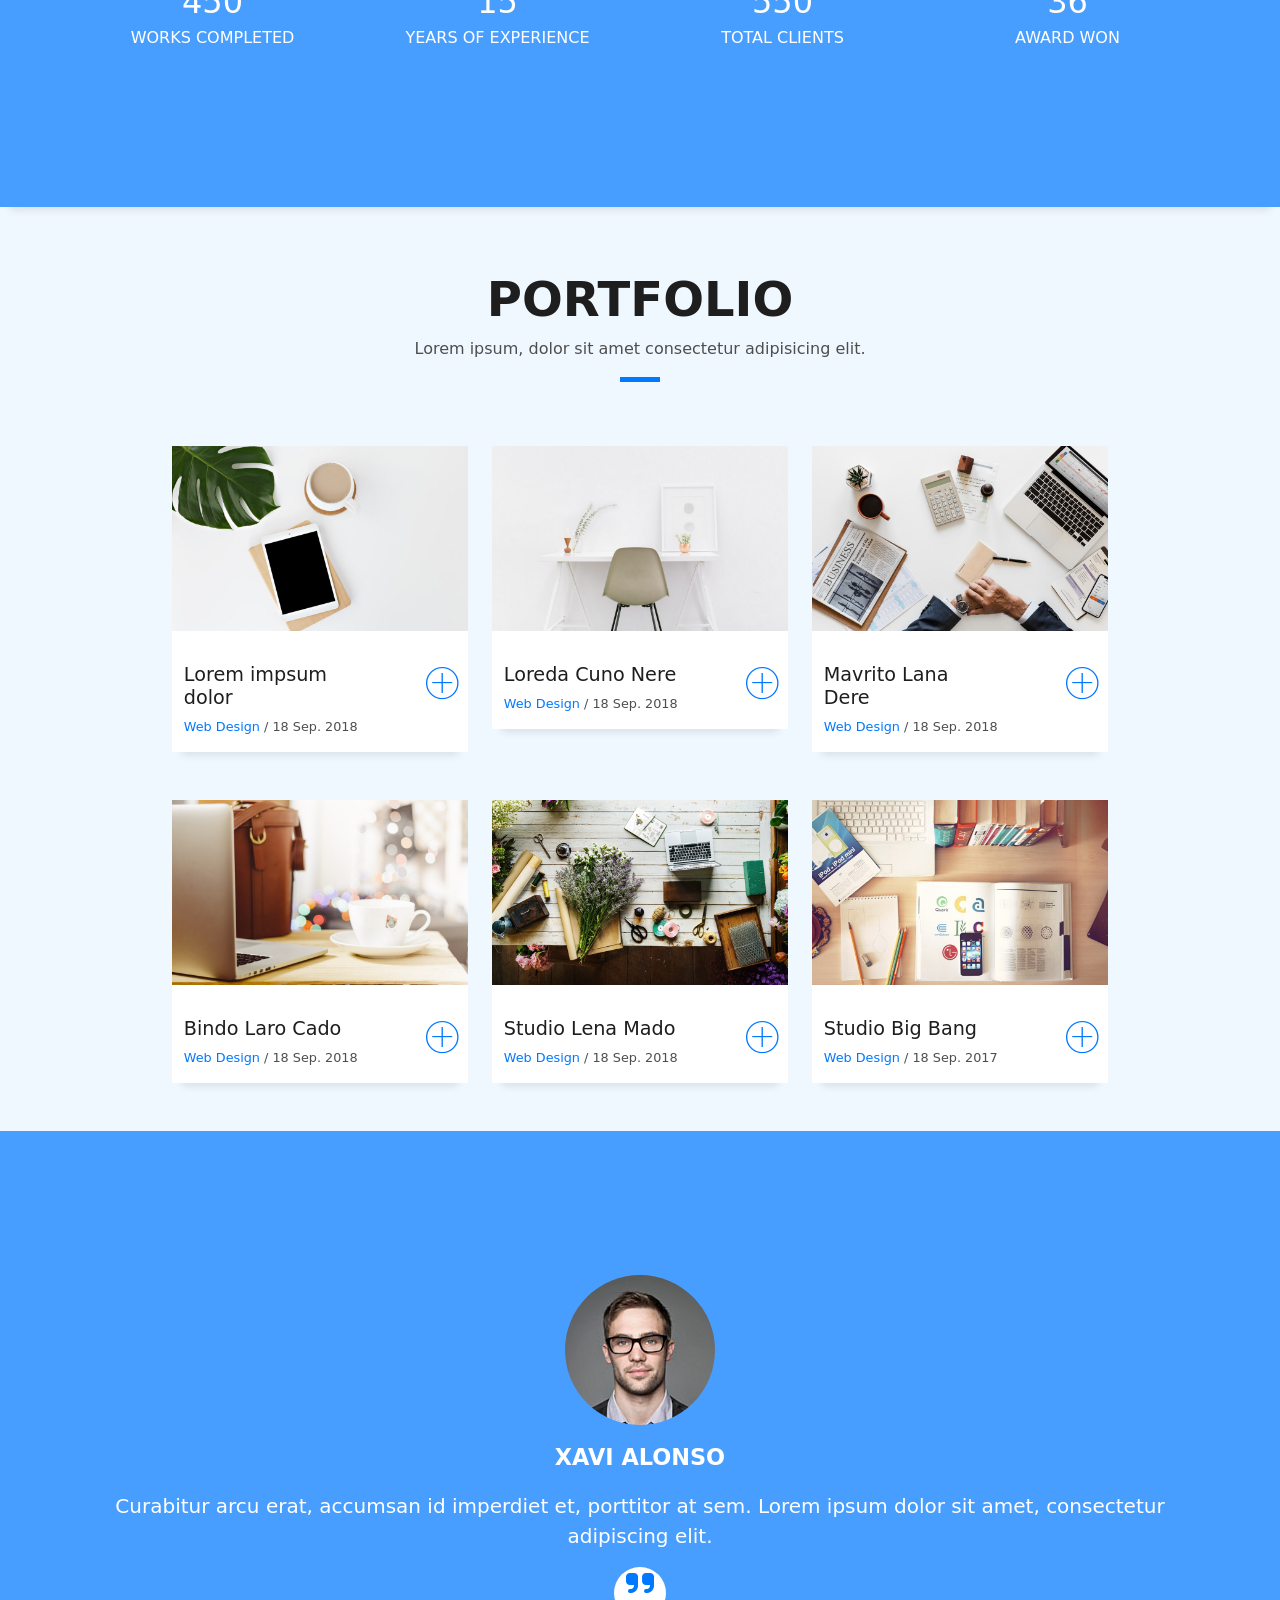
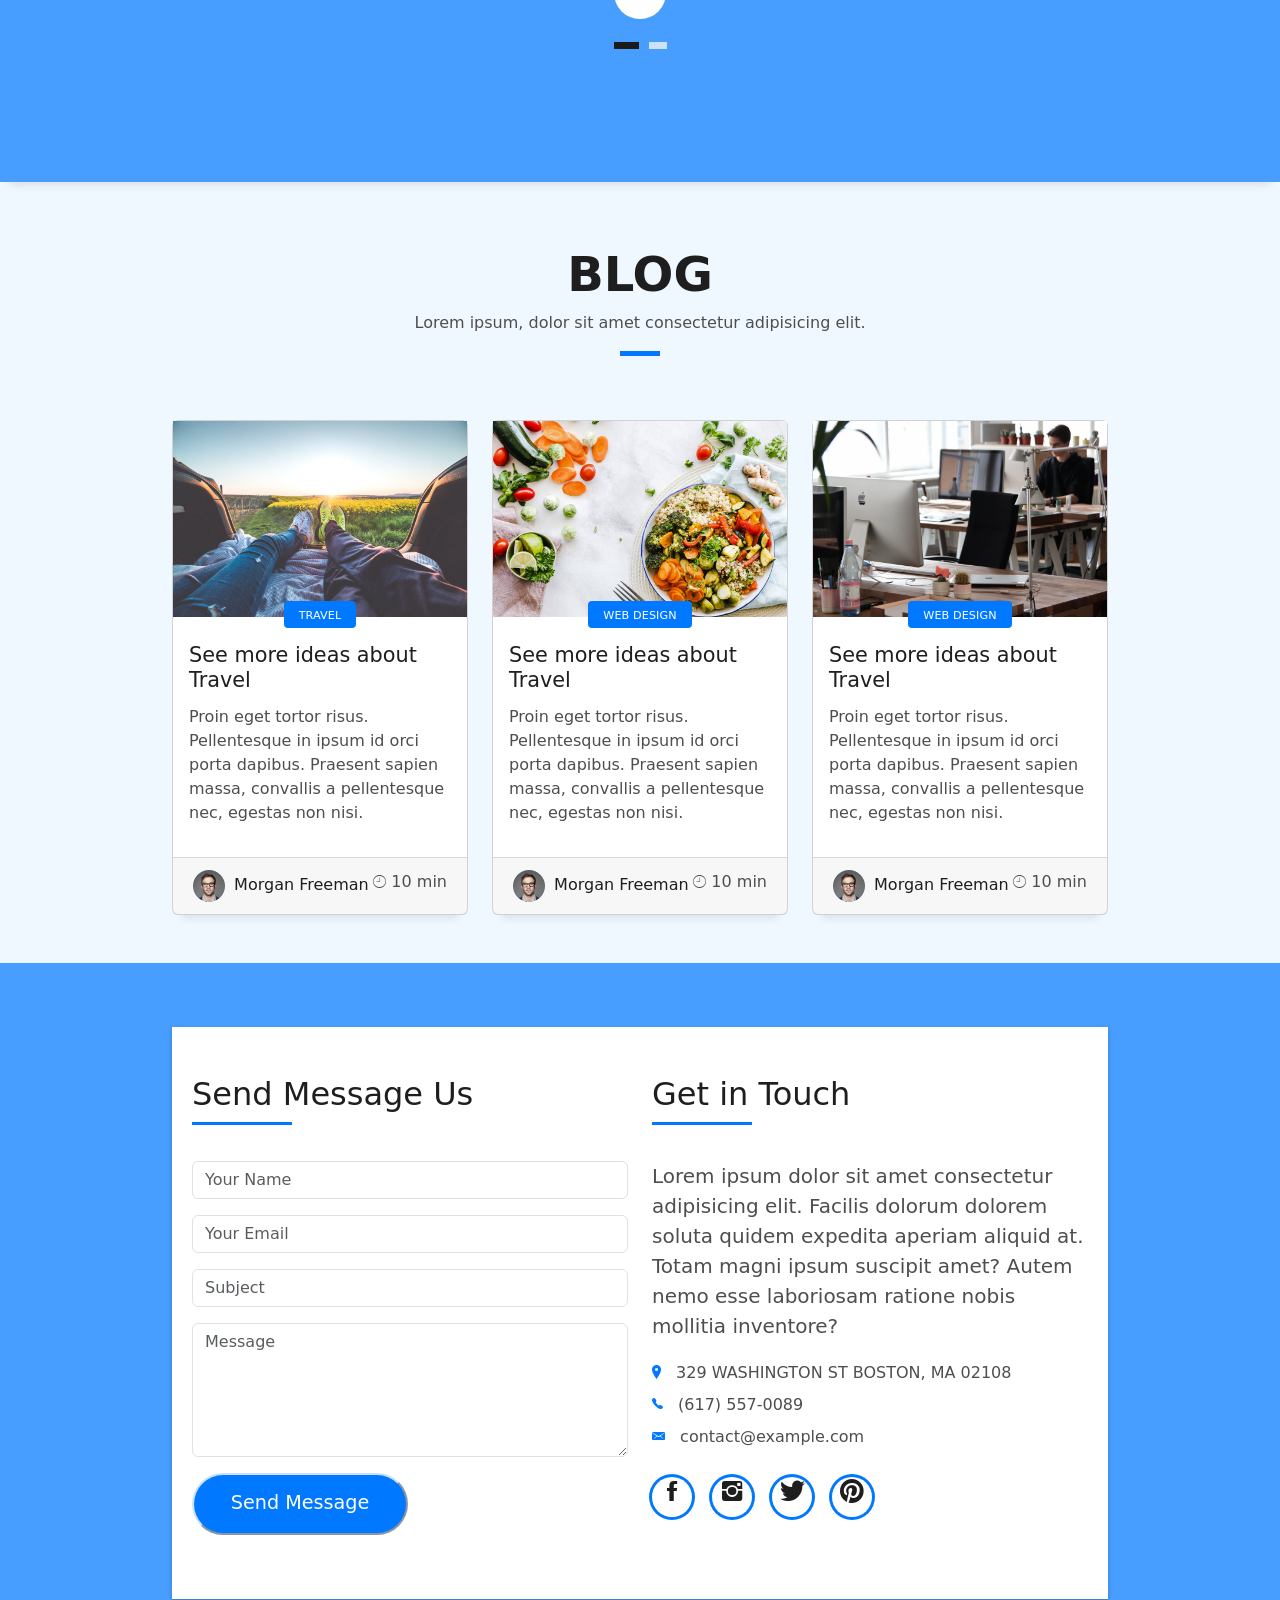
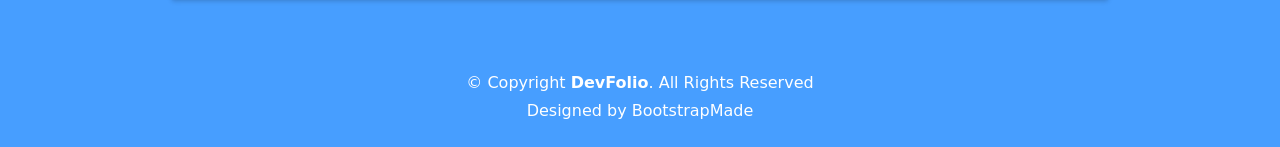
<file: Project6/index.html>
<html>

<head>
  <link rel="stylesheet" href="./css/all.min.css">
  <link rel="stylesheet" href="./css/bootstrap.min.css">
  <link rel="preconnect" href="https://fonts.googleapis.com">
  <link rel="preconnect" href="https://fonts.gstatic.com" crossorigin>
  <link href="./css/animate.css" rel="stylesheet">
  <link href="./css/owl.carousel.min.css" rel="stylesheet">
  <link href="./css/ionicons.min.css" rel="stylesheet">

  <link rel="stylesheet" href="css/style.css">
</head>
<body>

  <nav class="navbar navbar-expand-lg mt-4 navbar-dark fixed-top">
    <div class="container">
      <a class="navbar-brand" href="#">DevFolio</a>
      <button class="navbar-toggler" type="button" data-bs-toggle="collapse" data-bs-target="#navbarSupportedContent" aria-controls="navbarSupportedContent" aria-expanded="false" aria-label="Toggle navigation">
        <span class="navbar-toggler-icon"></span>
      </button>
      <div class="collapse navbar-collapse" id="navbarSupportedContent">
        <ul class="navbar-nav ms-auto mb-2 mb-lg-0">
          <li class="nav-item px-3">
            <a class="nav-link active" aria-current="page" href="#">Home</a>
          </li>
          <li class="nav-item px-3">
            <a class="nav-link active" aria-current="page" href="#">About</a>
          </li>
          <li class="nav-item px-3">
            <a class="nav-link active" aria-current="page" href="#">Services</a>
          </li>
          <li class="nav-item px-3">
            <a class="nav-link active" aria-current="page" href="#">Work</a>
          </li>
          <li class="nav-item px-3">
            <a class="nav-link active" aria-current="page" href="#">Blog</a>
          </li>
          <li class="nav-item px-3">
            <a class="nav-link active" aria-current="page" href="#">Contact</a>
          </li>
        
        </ul>
       
      </div>
    </div>
  </nav>


  <header id="home" class="vh-100 position-relative d-flex align-items-center justify-content-center text-center">
   <div class="overlay-intro"></div>
    <div class="caption text-white ">
      <h1 class="mb-4 intro-title">I am Morgan Freeman</h1>
      <p class="lead intro-subtitle">Web </p>  
  </div>
  </header>

  <section id="about" class="about-mf sect-pt4">
    <div class="container lh-base w-75 py-5 px-4">
      <div class="row">
        <div class="col-sm-12">
          <div class="box-shadow-full">
            <div class="row">
              <div class="col-md-6">
                <div class="row">
                  <div class="col-sm-6 col-md-5">
                    <div class="about-img">
                      <img src="images/testimonial-2.jpg" class="img-fluid rounded b-shadow-a" alt="">
                    </div>
                  </div>
                  <div class="col-sm-6 col-md-7">
                    <div class="about-info">
                      <p><span class="title-s">Name: </span> <span>Morgan Freeman</span></p>
                      <p><span class="title-s">Profile: </span> <span>full stack developer</span></p>
                      <p><span class="title-s">Email: </span> <span>contact@example.com</span></p>
                      <p><span class="title-s">Phone: </span> <span>(617) 557-0089</span></p>
                    </div>
                  </div>
                </div>
                <div class="skill-mf py-4">
                  <p class="title-s">Skill</p>
                  <span>HTML</span> <span class="pull-right">85%</span>
                  <div class="progress">
                    <div class="progress-bar" role="progressbar" style="width: 85%;" aria-valuenow="85" aria-valuemin="0" aria-valuemax="100"></div>
                  </div>
                  <span>CSS3</span> <span class="pull-right">75%</span>
                  <div class="progress">
                    <div class="progress-bar" role="progressbar" style="width: 75%" aria-valuenow="75" aria-valuemin="0" aria-valuemax="100"></div>
                  </div>
                  <span>PHP</span> <span class="pull-right">50%</span>
                  <div class="progress">
                    <div class="progress-bar" role="progressbar" style="width: 50%" aria-valuenow="50" aria-valuemin="0" aria-valuemax="100"></div>
                  </div>
                  <span>JAVASCRIPT</span> <span class="pull-right">90%</span>
                  <div class="progress">
                    <div class="progress-bar" role="progressbar" style="width: 90%" aria-valuenow="90" aria-valuemin="0" aria-valuemax="100"></div>
                  </div>
                </div>
              </div>
              <div class="col-md-6">
                <div class="about-me pt-4 pt-md-0">
                  <div class="title-box-2">
                    <h5 class="title-left">
                      About me
                    </h5>
                  </div>
                  <p class="lead">
                    Curabitur non nulla sit amet nisl tempus convallis quis ac lectus. Curabitur arcu erat, accumsan id
                    imperdiet et, porttitor
                    at sem. Praesent sapien massa, convallis a pellentesque nec, egestas non nisi. Nulla
                    porttitor accumsan tincidunt.
                  </p>
                  <p class="lead">
                    Mauris blandit aliquet elit, eget tincidunt nibh pulvinar a. Vivamus suscipit tortor eget felis
                    porttitor volutpat. Vestibulum
                    ac diam sit amet quam vehicula elementum sed sit amet dui. porttitor at sem.
                  </p>
                  <p class="lead">
                    Nulla porttitor accumsan tincidunt. Quisque velit nisi, pretium ut lacinia in, elementum id enim.
                    Nulla porttitor accumsan
                    tincidunt. Mauris blandit aliquet elit, eget tincidunt nibh pulvinar a.
                  </p>
                </div>
              </div>
            </div>
          </div>
        </div>
      </div>
    </div>
  </section>

  <section id="service" class="services-mf mt-5">
    <div class="container  w-75">
      <div class="row">
        <div class="col-sm-12">
          <div class="title-box text-center">
            <h3 class="title-a">
              Services
            </h3>
            <p class="subtitle-a">
              Lorem ipsum, dolor sit amet consectetur adipisicing elit.
            </p>
            <div class="line-mf"></div>
          </div>
        </div>
      </div>
      <div class="row">
        <div class="col-md-4">
          <div class="service-box">
            <div class="service-ico">
              <span class="ico-circle"><i class="ion-monitor"></i></span>
            </div>
            <div class="service-content">
              <h2 class="s-title">Web Design</h2>
              <p class="s-description text-center">
                Lorem ipsum dolor sit amet consectetur adipisicing elit. Magni adipisci eaque autem fugiat! Quia,
                provident vitae! Magni
                tempora perferendis eum non provident.
              </p>
            </div>
          </div>
        </div>
        <div class="col-md-4">
          <div class="service-box">
            <div class="service-ico">
              <span class="ico-circle"><i class="ion-code-working"></i></span>
            </div>
            <div class="service-content">
              <h2 class="s-title">Web Development</h2>
              <p class="s-description text-center">
                Lorem ipsum dolor sit amet consectetur adipisicing elit. Magni adipisci eaque autem fugiat! Quia,
                provident vitae! Magni
                tempora perferendis eum non provident.
              </p>
            </div>
          </div>
        </div>
        <div class="col-md-4">
          <div class="service-box">
            <div class="service-ico">
              <span class="ico-circle"><i class="ion-camera"></i></span>
            </div>
            <div class="service-content">
              <h2 class="s-title">Photography</h2>
              <p class="s-description text-center">
                Lorem ipsum dolor sit amet consectetur adipisicing elit. Magni adipisci eaque autem fugiat! Quia,
                provident vitae! Magni
                tempora perferendis eum non provident.
              </p>
            </div>
          </div>
        </div>
        <div class="col-md-4">
          <div class="service-box">
            <div class="service-ico">
              <span class="ico-circle"><i class="ion-android-phone-portrait"></i></span>
            </div>
            <div class="service-content">
              <h2 class="s-title">Responsive Design</h2>
              <p class="s-description text-center">
                Lorem ipsum dolor sit amet consectetur adipisicing elit. Magni adipisci eaque autem fugiat! Quia,
                provident vitae! Magni
                tempora perferendis eum non provident.
              </p>
            </div>
          </div>
        </div>
        <div class="col-md-4">
          <div class="service-box">
            <div class="service-ico">
              <span class="ico-circle"><i class="ion-paintbrush"></i></span>
            </div>
            <div class="service-content">
              <h2 class="s-title">Graphic Design</h2>
              <p class="s-description text-center">
                Lorem ipsum dolor sit amet consectetur adipisicing elit. Magni adipisci eaque autem fugiat! Quia,
                provident vitae! Magni
                tempora perferendis eum non provident.
              </p>
            </div>
          </div>
        </div>
        <div class="col-md-4">
          <div class="service-box">
            <div class="service-ico">
              <span class="ico-circle"><i class="ion-stats-bars"></i></span>
            </div>
            <div class="service-content">
              <h2 class="s-title">Marketing Services</h2>
              <p class="s-description text-center">
                Lorem ipsum dolor sit amet consectetur adipisicing elit. Magni adipisci eaque autem fugiat! Quia,
                provident vitae! Magni
                tempora perferendis eum non provident.
              </p>
            </div>
          </div>
        </div>
      </div>
    </div>
  </section>

  <div class="section-counter paralax-mf bg-image" style="background-image: url(images/counters-bg.jpg)">
    <div class="overlay-mf"></div>
    <div class="container">
      <div class="row">
        <div class="col-sm-3 col-lg-3">
          <div class="counter-box counter-box pt-4 pt-md-0">
            <div class="counter-ico">
              <span class="ico-circle"><i class="ion-checkmark-round"></i></span>
            </div>
            <div class="counter-num">
              <p class="counter">450</p>
              <span class="counter-text">WORKS COMPLETED</span>
            </div>
          </div>
        </div>
        <div class="col-sm-3 col-lg-3">
          <div class="counter-box pt-4 pt-md-0">
            <div class="counter-ico">
              <span class="ico-circle"><i class="ion-ios-calendar-outline"></i></span>
            </div>
            <div class="counter-num">
              <p class="counter">15</p>
              <span class="counter-text">YEARS OF EXPERIENCE</span>
            </div>
          </div>
        </div>
        <div class="col-sm-3 col-lg-3">
          <div class="counter-box pt-4 pt-md-0">
            <div class="counter-ico">
              <span class="ico-circle"><i class="ion-ios-people"></i></span>
            </div>
            <div class="counter-num">
              <p class="counter">550</p>
              <span class="counter-text">TOTAL CLIENTS</span>
            </div>
          </div>
        </div>
        <div class="col-sm-3 col-lg-3">
          <div class="counter-box pt-4 pt-md-0">
            <div class="counter-ico">
              <span class="ico-circle"><i class="ion-ribbon-a"></i></span>
            </div>
            <div class="counter-num">
              <p class="counter">36</p>
              <span class="counter-text">AWARD WON</span>
            </div>
          </div>
        </div>
      </div>
    </div>
  </div>

  <section id="work" class="portfolio-mf sect-pt4">
    <div class="container w-75">
      <div class="row">
        <div class="col-sm-12">
          <div class="title-box text-center">
            <h3 class="title-a">
              Portfolio
            </h3>
            <p class="subtitle-a">
              Lorem ipsum, dolor sit amet consectetur adipisicing elit.
            </p>
            <div class="line-mf"></div>
          </div>
        </div>
      </div>
      <div class="row">
        <div class="col-md-4">
          <div class="work-box">
            <a href="images/work-1.jpg" data-lightbox="gallery-mf">
              <div class="work-img">
                <img src="images/work-1.jpg" alt="" class="img-fluid">
              </div>
              <div class="work-content">
                <div class="row">
                  <div class="col-sm-8">
                    <h2 class="w-title">Lorem impsum dolor</h2>
                    <div class="w-more">
                      <span class="w-ctegory">Web Design</span> / <span class="w-date">18 Sep. 2018</span>
                    </div>
                  </div>
                  <div class="col-sm-4">
                    <div class="w-like">
                      <span class="ion-ios-plus-outline"></span>
                    </div>
                  </div>
                </div>
              </div>
            </a>
          </div>
        </div>
        <div class="col-md-4">
          <div class="work-box">
            <a href="images/work-2.jpg" data-lightbox="gallery-mf">
              <div class="work-img">
                <img src="images/work-2.jpg" alt="" class="img-fluid">
              </div>
              <div class="work-content">
                <div class="row">
                  <div class="col-sm-8">
                    <h2 class="w-title">Loreda Cuno Nere</h2>
                    <div class="w-more">
                      <span class="w-ctegory">Web Design</span> / <span class="w-date">18 Sep. 2018</span>
                    </div>
                  </div>
                  <div class="col-sm-4">
                    <div class="w-like">
                      <span class="ion-ios-plus-outline"></span>
                    </div>
                  </div>
                </div>
              </div>
            </a>
          </div>
        </div>
        <div class="col-md-4">
          <div class="work-box">
            <a href="images/work-3.jpg" data-lightbox="gallery-mf">
              <div class="work-img">
                <img src="images/work-3.jpg" alt="" class="img-fluid">
              </div>
              <div class="work-content">
                <div class="row">
                  <div class="col-sm-8">
                    <h2 class="w-title">Mavrito Lana Dere</h2>
                    <div class="w-more">
                      <span class="w-ctegory">Web Design</span> / <span class="w-date">18 Sep. 2018</span>
                    </div>
                  </div>
                  <div class="col-sm-4">
                    <div class="w-like">
                      <span class="ion-ios-plus-outline"></span>
                    </div>
                  </div>
                </div>
              </div>
            </a>
          </div>
        </div>
        <div class="col-md-4">
          <div class="work-box">
            <a href="images/work-4.jpg" data-lightbox="gallery-mf">
              <div class="work-img">
                <img src="images/work-4.jpg" alt="" class="img-fluid">
              </div>
              <div class="work-content">
                <div class="row">
                  <div class="col-sm-8">
                    <h2 class="w-title">Bindo Laro Cado</h2>
                    <div class="w-more">
                      <span class="w-ctegory">Web Design</span> / <span class="w-date">18 Sep. 2018</span>
                    </div>
                  </div>
                  <div class="col-sm-4">
                    <div class="w-like">
                      <span class="ion-ios-plus-outline"></span>
                    </div>
                  </div>
                </div>
              </div>
            </a>
          </div>
        </div>
        <div class="col-md-4">
          <div class="work-box">
            <a href="images/work-5.jpg" data-lightbox="gallery-mf">
              <div class="work-img">
                <img src="images/work-5.jpg" alt="" class="img-fluid">
              </div>
              <div class="work-content">
                <div class="row">
                  <div class="col-sm-8">
                    <h2 class="w-title">Studio Lena Mado</h2>
                    <div class="w-more">
                      <span class="w-ctegory">Web Design</span> / <span class="w-date">18 Sep. 2018</span>
                    </div>
                  </div>
                  <div class="col-sm-4">
                    <div class="w-like">
                      <span class="ion-ios-plus-outline"></span>
                    </div>
                  </div>
                </div>
              </div>
            </a>
          </div>
        </div>
        <div class="col-md-4">
          <div class="work-box">
            <a href="images/work-6.jpg" data-lightbox="gallery-mf">
              <div class="work-img">
                <img src="images/work-6.jpg" alt="" class="img-fluid">
              </div>
              <div class="work-content">
                <div class="row">
                  <div class="col-sm-8">
                    <h2 class="w-title">Studio Big Bang</h2>
                    <div class="w-more">
                      <span class="w-ctegory">Web Design</span> / <span class="w-date">18 Sep. 2017</span>
                    </div>
                  </div>
                  <div class="col-sm-4">
                    <div class="w-like">
                      <span class="ion-ios-plus-outline"></span>
                    </div>
                  </div>
                </div>
              </div>
            </a>
          </div>
        </div>
        
      </div>
    </div>
  </section>

  <div class="testimonials paralax-mf bg-image" style="background-image: url(images/overlay-bg.jpg)">
    <div class="overlay-mf"></div>
    <div class="container">
      <div class="row">
        <div class="col-md-12">
          <div id="testimonial-mf" class="owl-carousel owl-theme owl-loaded owl-drag">
            
            
          <div class="owl-stage-outer"><div class="owl-stage" style="transform: translate3d(-1130px, 0px, 0px); transition: all 0.25s ease 0s; width: 2260px;"><div class="owl-item" style="width: 1110px; margin-right: 20px;"><div class="testimonial-box">
              <div class="author-test">
                <img src="images/testimonial-2.jpg" alt="" class="rounded-circle b-shadow-a">
                <span class="author">Xavi Alonso</span>
              </div>
              <div class="content-test">
                <p class="description lead">
                  Curabitur arcu erat, accumsan id imperdiet et, porttitor at sem. Lorem ipsum dolor sit amet,
                  consectetur adipiscing elit.
                </p>
                <span class="comit"><i class="fa fa-quote-right"></i></span>
              </div>
            </div></div><div class="owl-item active" style="width: 1110px; margin-right: 20px;">
              <div class="testimonial-box">
              <div class="author-test">
                <img src="images/testimonial-4.jpg" alt="" class="rounded-circle b-shadow-a">
                <span class="author">Marta Socrate</span>
              </div>
              <div class="content-test">
                <p class="description lead">
                  Curabitur arcu erat, accumsan id imperdiet et, porttitor at sem. Lorem ipsum dolor sit amet,
                  consectetur adipiscing elit.
                </p>
                <span class="comit"><i class="fa fa-quote-right"></i></span>
              </div>
            </div></div></div></div>
            <div class="owl-nav disabled">
              <button type="button" role="presentation" class="owl-prev">
                  <span aria-label="Previous"></span>
                </button>
              <button type="button" role="presentation" class="owl-next">
                <span aria-label="Next">›</span>
              </button>
            </div>
              </div>
        </div>
      </div>
    </div>
  </div>

  <section id="blog" class="blog-mf sect-pt4">
    <div class="container w-75">
      <div class="row">
        <div class="col-sm-12">
          <div class="title-box text-center">
            <h3 class="title-a">
              Blog
            </h3>
            <p class="subtitle-a">
              Lorem ipsum, dolor sit amet consectetur adipisicing elit.
            </p>
            <div class="line-mf"></div>
          </div>
        </div>
      </div>
      <div class="row">
        <div class="col-md-4">
          <div class="card card-blog">
            <div class="card-img">
              <a href="blog-single.html"><img src="images/post-1.jpg" alt="" class="img-fluid"></a>
            </div>
            <div class="card-body">
              <div class="card-category-box">
                <div class="card-category">
                  <h6 class="category">Travel</h6>
                </div>
              </div>
              <h3 class="card-title"><a href="blog-single.html">See more ideas about Travel</a></h3>
              <p class="card-description">
                Proin eget tortor risus. Pellentesque in ipsum id orci porta dapibus. Praesent sapien massa, convallis
                a pellentesque nec,
                egestas non nisi.
              </p>
            </div>
            <div class="card-footer">
              <div class="post-author">
                <a href="#">
                  <img src="images/testimonial-2.jpg" alt="" class="avatar rounded-circle">
                  <span class="author">Morgan Freeman</span>
                </a>
              </div>
              <div class="post-date">
                <span class="ion-ios-clock-outline"></span> 10 min
              </div>
            </div>
          </div>
        </div>
        <div class="col-md-4">
          <div class="card card-blog">
            <div class="card-img">
              <a href="blog-single.html"><img src="images/post-2.jpg" alt="" class="img-fluid"></a>
            </div>
            <div class="card-body">
              <div class="card-category-box">
                <div class="card-category">
                  <h6 class="category">Web Design</h6>
                </div>
              </div>
              <h3 class="card-title"><a href="blog-single.html">See more ideas about Travel</a></h3>
              <p class="card-description">
                Proin eget tortor risus. Pellentesque in ipsum id orci porta dapibus. Praesent sapien massa, convallis
                a pellentesque nec,
                egestas non nisi.
              </p>
            </div>
            <div class="card-footer">
              <div class="post-author">
                <a href="#">
                  <img src="images/testimonial-2.jpg" alt="" class="avatar rounded-circle">
                  <span class="author">Morgan Freeman</span>
                </a>
              </div>
              <div class="post-date">
                <span class="ion-ios-clock-outline"></span> 10 min
              </div>
            </div>
          </div>
        </div>
        <div class="col-md-4">
          <div class="card card-blog">
            <div class="card-img">
              <a href="blog-single.html"><img src="images/post-3.jpg" alt="" class="img-fluid"></a>
            </div>
            <div class="card-body">
              <div class="card-category-box">
                <div class="card-category">
                  <h6 class="category">Web Design</h6>
                </div>
              </div>
              <h3 class="card-title"><a href="blog-single.html">See more ideas about Travel</a></h3>
              <p class="card-description">
                Proin eget tortor risus. Pellentesque in ipsum id orci porta dapibus. Praesent sapien massa, convallis
                a pellentesque nec,
                egestas non nisi.
              </p>
            </div>
            <div class="card-footer">
              <div class="post-author">
                <a href="#">
                  <img src="images/testimonial-2.jpg" alt="" class="avatar rounded-circle">
                  <span class="author">Morgan Freeman</span>
                </a>
              </div>
              <div class="post-date">
                <span class="ion-ios-clock-outline"></span> 10 min
              </div>
            </div>
          </div>
        </div>
      </div>
    </div>
  </section>

  <section class="paralax-mf footer-paralax bg-image sect-mt4 mt-5" style="background-image: url(images/overlay-bg.jpg)">
    <div class="overlay-mf"></div>
    <div class="container w-75">
      <div class="row">
        <div class="col-sm-12">
          <div class="contact-mf">
            <div id="contact" class="box-shadow-full">
              <div class="row">
                <div class="col-md-6">
                  <div class="title-box-2">
                    <h5 class="title-left">
                      Send Message Us
                    </h5>
                  </div>
                  <div>
                      <form action="" role="form" class="contactForm">
                     
                      <div class="row">
                        <div class="col-md-12 mb-3">
                          <div class="form-group">
                            <input type="text" name="name" class="form-control" id="name" placeholder="Your Name" data-rule="minlen:4" data-msg="Please enter at least 4 chars">
                            <div class="validation"></div>
                          </div>
                        </div>
                        <div class="col-md-12 mb-3">
                          <div class="form-group">
                            <input type="email" class="form-control" name="email" id="email" placeholder="Your Email" data-rule="email" data-msg="Please enter a valid email">
                            <div class="validation"></div>
                          </div>
                        </div>
                        <div class="col-md-12 mb-3">
                            <div class="form-group">
                              <input type="text" class="form-control" name="subject" id="subject" placeholder="Subject" data-rule="minlen:4" data-msg="Please enter at least 8 chars of subject">
                              <div class="validation"></div>
                            </div>
                        </div>
                        <div class="col-md-12 mb-3">
                          <div class="form-group">
                            <textarea class="form-control" name="message" rows="5" data-rule="required" data-msg="Please write something for us" placeholder="Message"></textarea>
                            <div class="validation"></div>
                          </div>
                        </div>
                        <div class="col-md-12">
                          <button type="submit" class="button button-a button-big button-rouded">Send Message</button>
                        </div>
                      </div>
                    </form>
                  </div>
                </div>
                <div class="col-md-6">
                  <div class="title-box-2 pt-4 pt-md-0">
                    <h5 class="title-left">
                      Get in Touch
                    </h5>
                  </div>
                  <div class="more-info">
                    <p class="lead">
                      Lorem ipsum dolor sit amet consectetur adipisicing elit. Facilis dolorum dolorem soluta quidem
                      expedita aperiam aliquid at.
                      Totam magni ipsum suscipit amet? Autem nemo esse laboriosam ratione nobis
                      mollitia inventore?
                    </p>
                    <ul class="list-ico">
                      <li><span class="ion-ios-location"></span> 329 WASHINGTON ST BOSTON, MA 02108</li>
                      <li><span class="ion-ios-telephone"></span> (617) 557-0089</li>
                      <li><span class="ion-email"></span> contact@example.com</li>
                    </ul>
                  </div>
                  <div class="socials">
                    <ul>
                      <li><a href=""><span class="ico-circle"><i class="ion-social-facebook"></i></span></a></li>
                      <li><a href=""><span class="ico-circle"><i class="ion-social-instagram"></i></span></a></li>
                      <li><a href=""><span class="ico-circle"><i class="ion-social-twitter"></i></span></a></li>
                      <li><a href=""><span class="ico-circle"><i class="ion-social-pinterest"></i></span></a></li>
                    </ul>
                  </div>
                </div>
              </div>
            </div>
          </div>
        </div>
      </div>
    </div>
    <footer>
      <div class="container mt-4">
        <div class="row">
          <div class="col-sm-12">
            <div class="copyright-box">
              <p class="copyright">© Copyright <strong>DevFolio</strong>. All Rights Reserved</p>
              <div class="credits mb-md-4">
                Designed by <a href="#">BootstrapMade</a>
              </div>
            </div>
          </div>
        </div>
      </div>
    </footer>
  </section>
  <script src="./js/jquery.min.js"></script>
  <script src="./js/bootstrap.bundle.min.js"></script>
  <script src="./js/owl.carousel.min.js"></script>
  <script src="./js/main.js"></script>
  
</body>
</html>
</file>
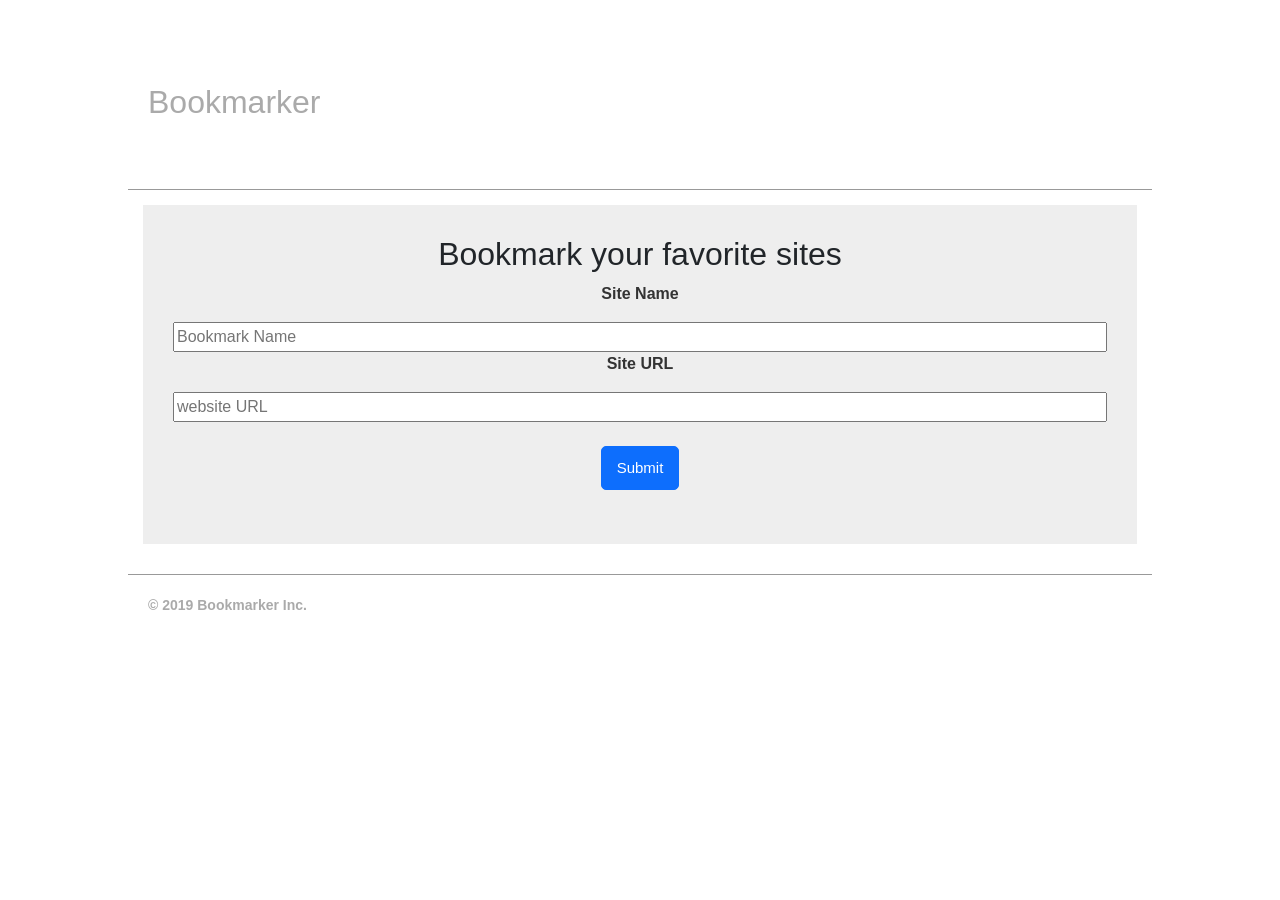
<file: Project8/index.html>
<html>
    <head>
        <link rel="stylesheet" href="./css/bootstrap.min.css"/>
        <link rel="stylesheet" href="./css/style.css"/>
    </head>
    <title>Assignment 8 - Bookmarker</title>
    <body>
        <header>
        <div class="container">

            <h2 class= "my-5">Bookmarker</h2>
        </div>
    </header>
        
            <div class="container">
                        <div class="well">
                            <div class="column">
                                <h2>Bookmark your favorite sites </h2>
                                <p>Site Name</p>
                                <input id="siteName" placeholder="Bookmark Name" type="text">
                                <p>Site URL</p>
                                <input id="siteUrl" placeholder="website URL" type="text">
                                <div class="m-auto">
                                        <button class="btn btn-primary my-4" onclick="addSite()">Submit</button>
                              </div>
                          </div>
                    </div>
            </div>

    <div class="container">
		<div id="bookmarkList" class="column">
			
		 </div>
	</div>
    <footer>
		<div class="container">
			<p>© 2019 Bookmarker Inc.</p>
		</div>
	</footer>

        
        
        <script src="./js/bootstrap.bundle.min.js"></script>
        <script src="./js/all.min.js"></script>
        <script src="./js/main.js"></script>
    </body>
</html>
</file>
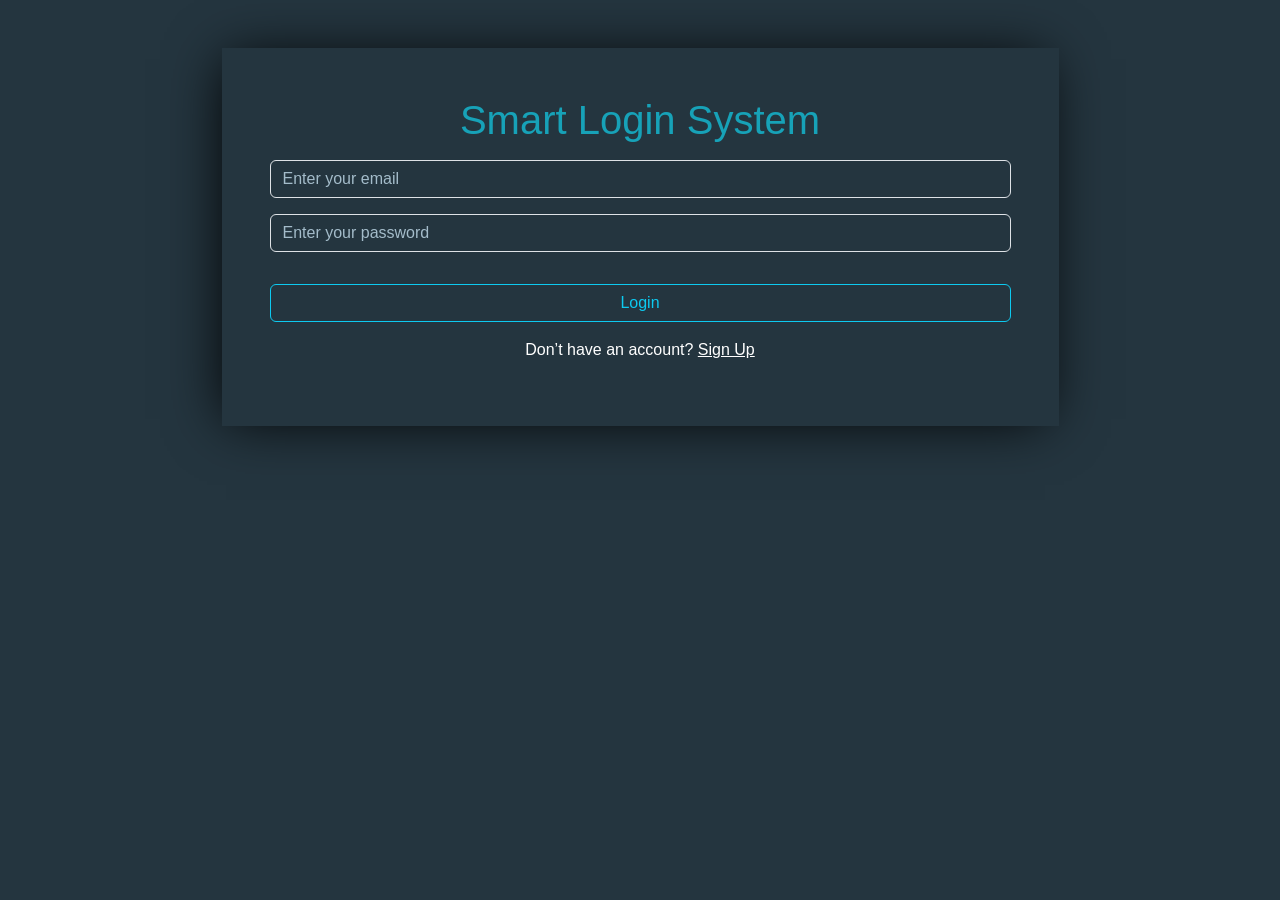
<file: Project9/index.html>
<html>
    <head>
        <link rel="stylesheet" href="./css/bootstrap.min.css"/>
        <link rel="stylesheet" href="./css/style.css"/>
    </head>
    <title>Assignment 9 - SMART Login</title>
    <body>

            <span class="d-none" id="username"></span>
            <div class="container my-5 text-center ">
                <div class="group m-auto w-75 p-5">
                    <h1>Smart Login System</h1>
        
                    <input id="signinEmail" class="form-control my-3" placeholder="Enter your email" type="text">
                    <input id="signinPassword" class="form-control my-3" placeholder="Enter your password" type="password">
                    <p id="incorrect"></p>
        
                    <button onclick="login()" class="btn btn-outline-info w-100 my-3">Login</button>
                    <p class="text-white">Don’t have an account? <a class="text-white" href="signup.html">Sign Up</a></p>
        
                </div>
            </div>
        
        
        <script src="./js/bootstrap.bundle.min.js"></script>
        <script src="./js/all.min.js"></script>
        <script src="./js/main.js"></script>
    </body>
</html>
</file>
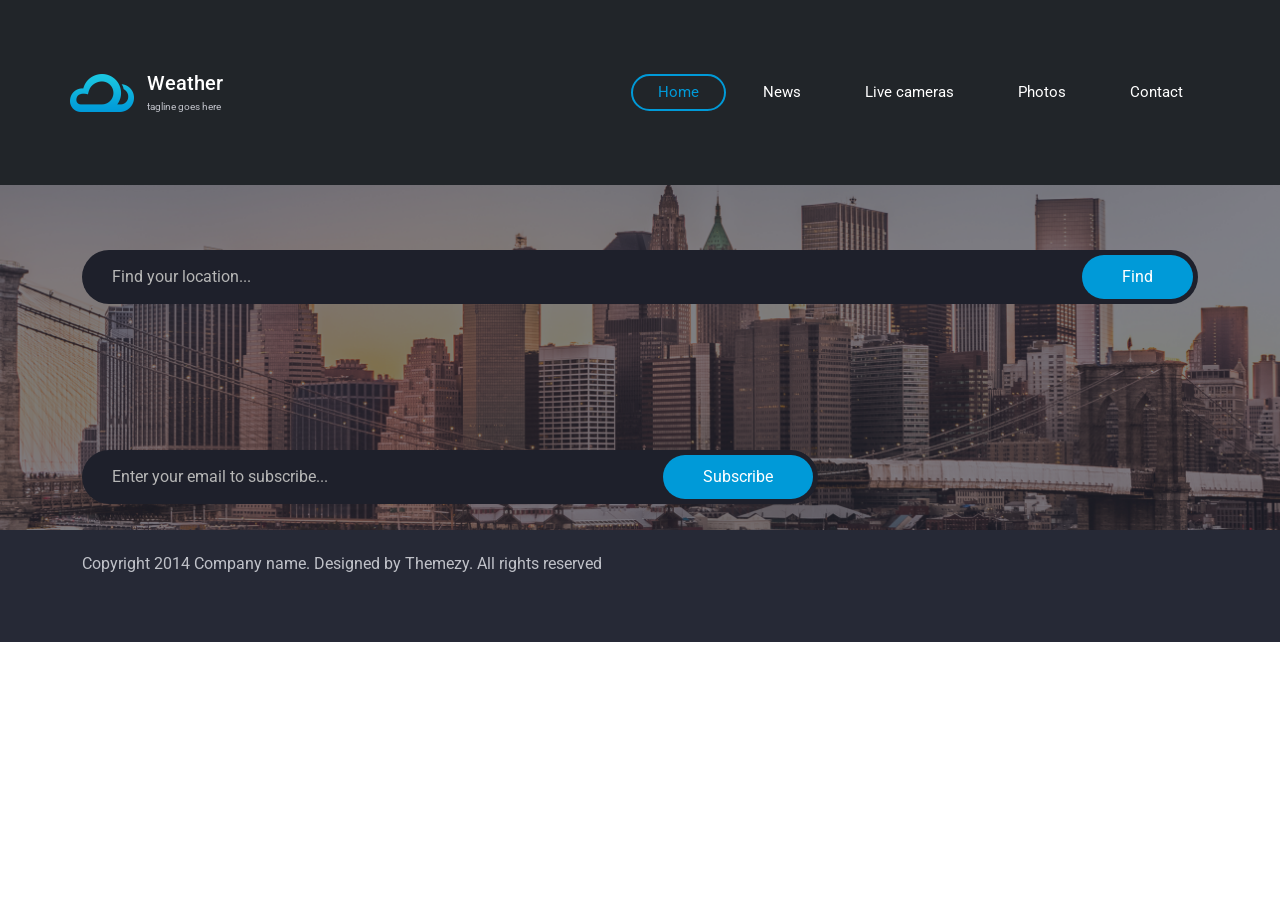
<file: Project10/ass10/index.html>
<html>

<head>
    <link rel="stylesheet" href="css/bootstrap.css">
    <link rel="stylesheet" href="css/all.min.css">
    <link href="https://fonts.googleapis.com/css2?family=Roboto:wght@300;400;700&display=swap" rel="stylesheet">
    <link rel="stylesheet" href="css/style.css">

    <title>Assignment 10 - Osama Ali</title>
</head>

<body>
    <!-- Start Navbar -->
    <nav class="navbar navbar-expand-md fixed-top bg-dark navbar-dark pb-3 pt-3">
        <div class="container">
            <a class="navbar-brand" href="#">
                <img src="./img/logo.png" alt="" class="logo">
                <div class="logo-text d-inline-block align-middle ms-2">
                    <h4 class="mb-1 fs-5">Weather</h4>
                    <span class="d-block">tagline goes here</span>
                </div>
            </a>
            <button class="navbar-toggler" type="button" data-bs-toggle="collapse"
                data-bs-target="#navbarSupportedContent" aria-controls="navbarSupportedContent" aria-expanded="false"
                aria-label="Toggle navigation">
                <span class="navbar-toggler-icon"></span>
            </button>
            <div class="collapse navbar-collapse justify-content-end" id="navbarSupportedContent">
                <ul class="navbar-nav ms-auto mb-2 mb-lg-0">
                    <li class="nav-item">
                        <a class="nav-link active" href="index.html">Home</a>
                    </li>
                    <li class="nav-item">
                        <a class="nav-link" href="#">News</a>
                    </li>
                    <li class="nav-item">
                        <a class="nav-link" href="#">Live cameras</a>
                    </li>
                    <li class="nav-item">
                        <a class="nav-link" href="#">Photos</a>
                    </li>
                    <li class="nav-item">
                        <a class="nav-link" href="#">Contact</a>
                    </li>
                </ul>
            </div>
        </div>
    </nav>
    <!-- End Navbar -->

    <!-- Start Home  -->
    <section class="home" id="home">
        <div class="container">
            <div class="row text-center">
                <div class="col-md-12 text-center">
                    <form class="mb-5 search-location position-relative">
                        <div class="form-group d-flex justify-content-center align-items-center">
                            <input type="text" class="form-control" placeholder="Find your location..." id="search">
                            <input type="button" class="position-absolute btn btn-primary" value="Find" id="submit">
                        </div>
                    </form>
                </div>
            </div>
        </div>
    </section>
    <!-- End Home  -->

    <!-- Weather Section Start-->
    <section class="weather" id="weather">
        <div class="container">
            <div class="row">
                <div class="weather-box">
                    <div class="col-md-12 d-flex justify-content-around divContainer" id="divContainer">

                    </div>
                </div>
            </div>
        </div>
    </section>
    <!--  Weather Section End -->

    <!-- Start Footer -->
    <footer class="footer-main">
        <div class="container">
            <div class="row">
                <div class="col-md-8">
                    <form class="mb-5 inner-form position-relative">
                        <div class="form-group d-flex justify-content-center align-items-center">
                            <input type="text" class="form-control" placeholder="Enter your email to subscribe..."
                                id="search">
                            <input type="button" class="position-absolute btn btn-primary" value="Subscribe"
                                id="subscribe">
                        </div>
                    </form>
                </div>
                <div class="col-md-3 col-md-offset-1">
                    <div class="social text-center">
                        <ul class="list-unstyled d-flex justify-content-center align-items-center">
                            <li><a href="#"><i class="fa-brands fa-facebook"></i></a></li>
                            <li><a href="#"><i class="fa-brands  fa-twitter"></i></a></li>
                            <li><a href="#"><i class="fa-brands fa-google-plus"></i></a></li>
                            <li><a href="#"><i class="fa-brands fa-pinterest"></i></a></li>
                        </ul>

                    </div>
                </div>
                <p class="copy">Copyright 2014 Company name. Designed by Themezy. All rights reserved</p>
            </div>
        </div>
    </footer>
    <!-- End Footer -->
    <script src="js/main.js"></script>
    <script src="js/bootstrap.bundle.js"></script>
</body>

</html>
</file>
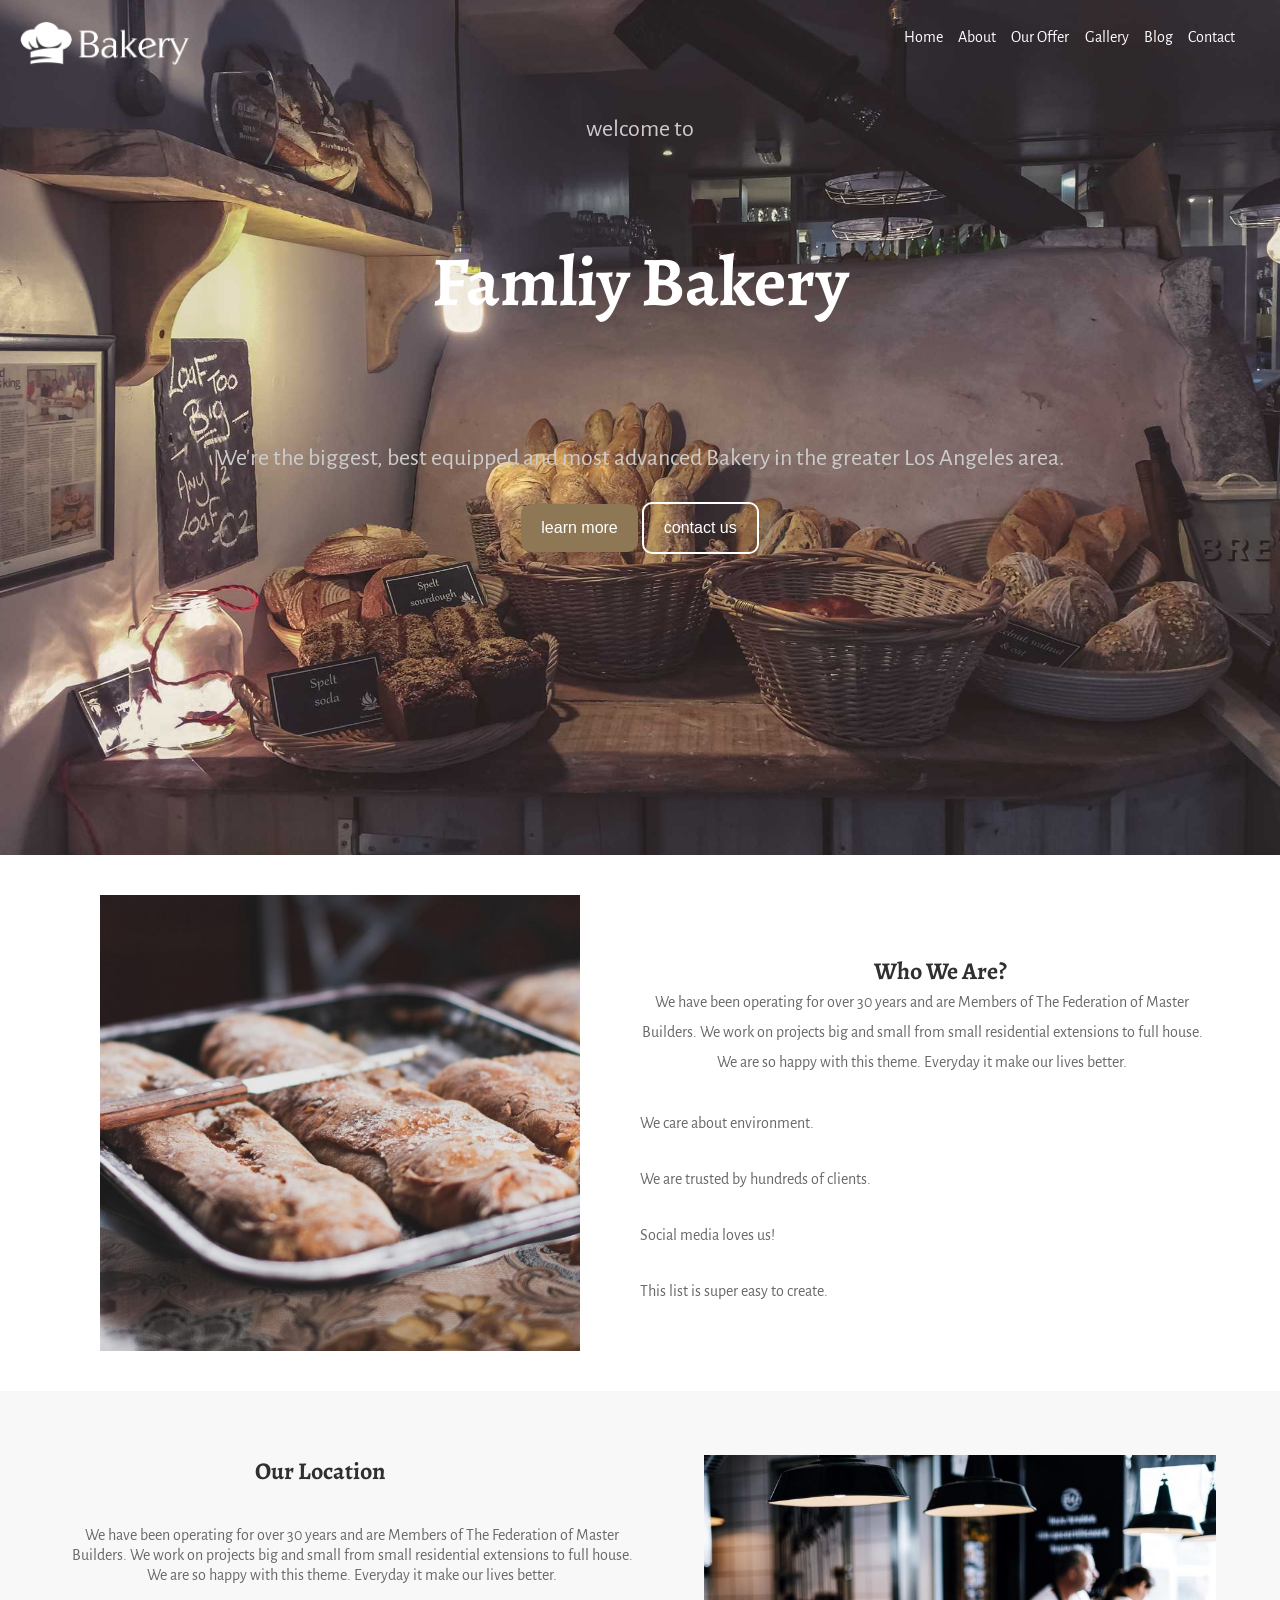
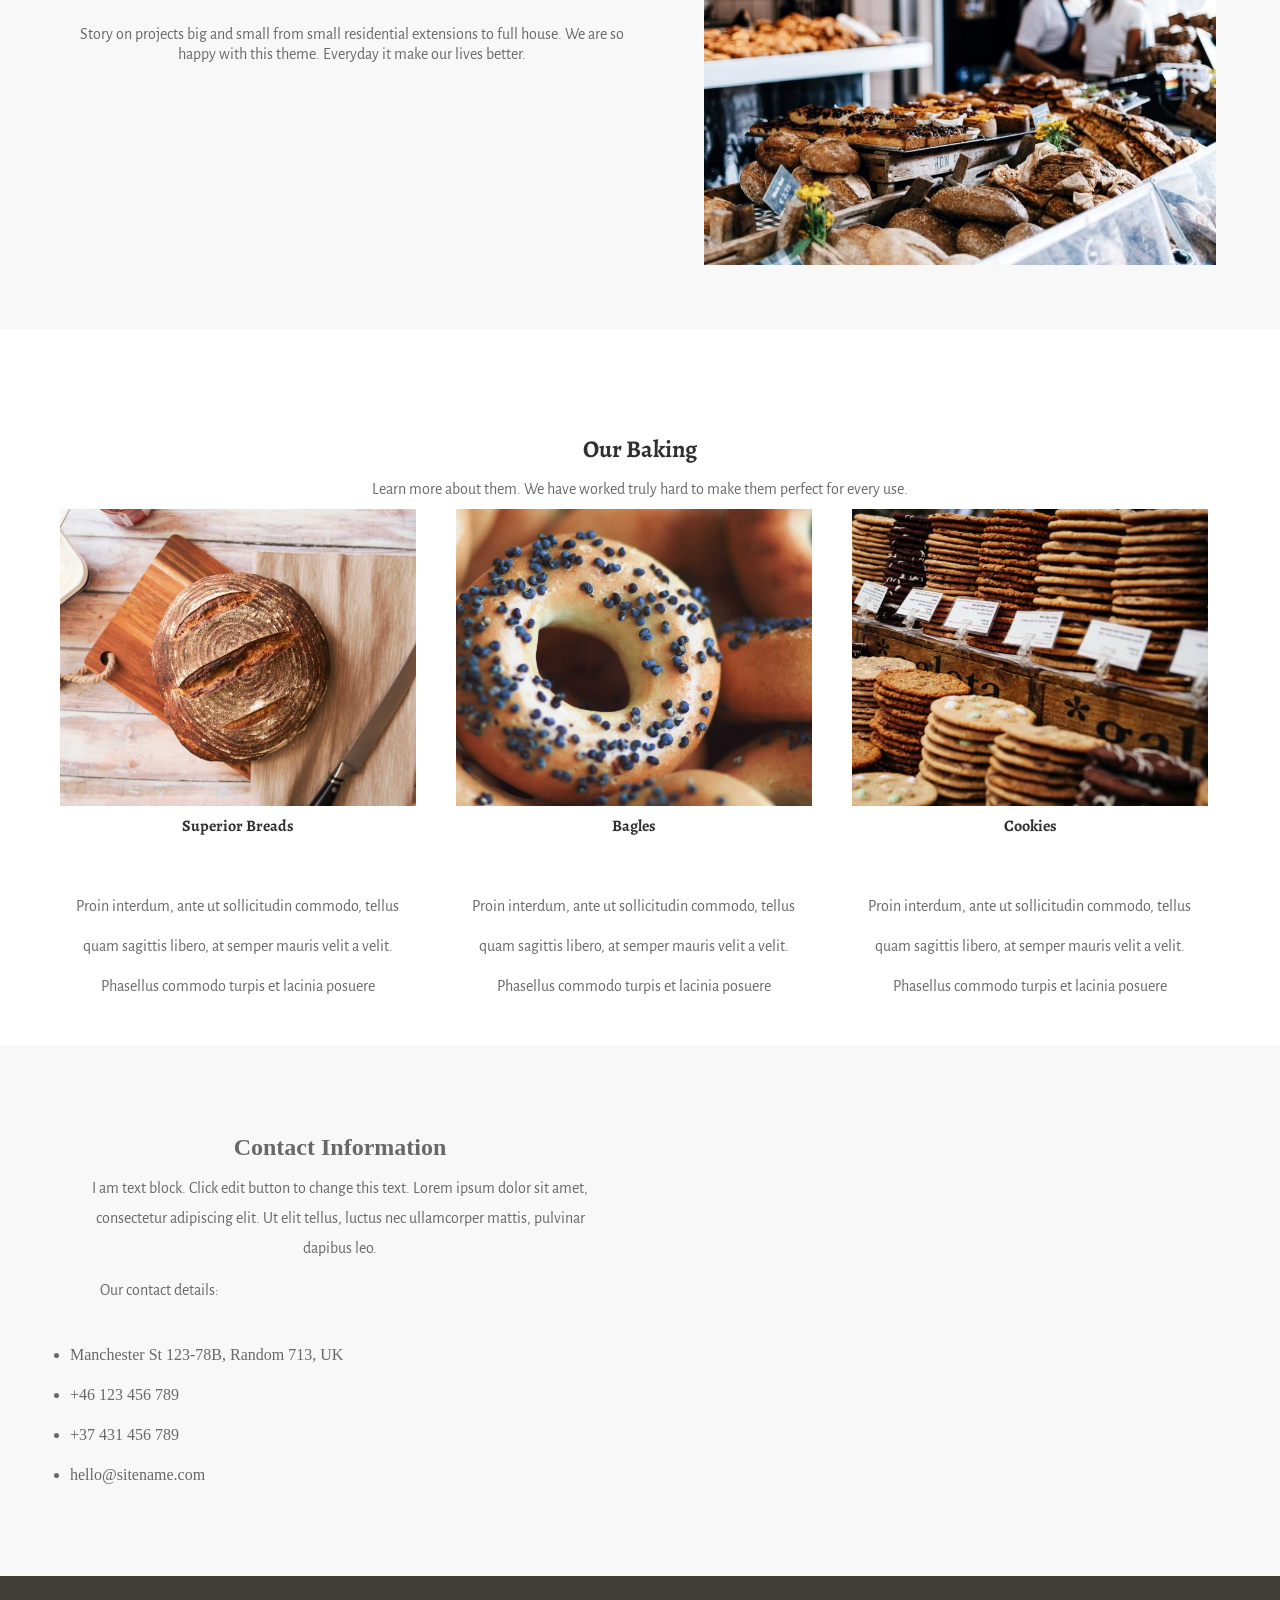
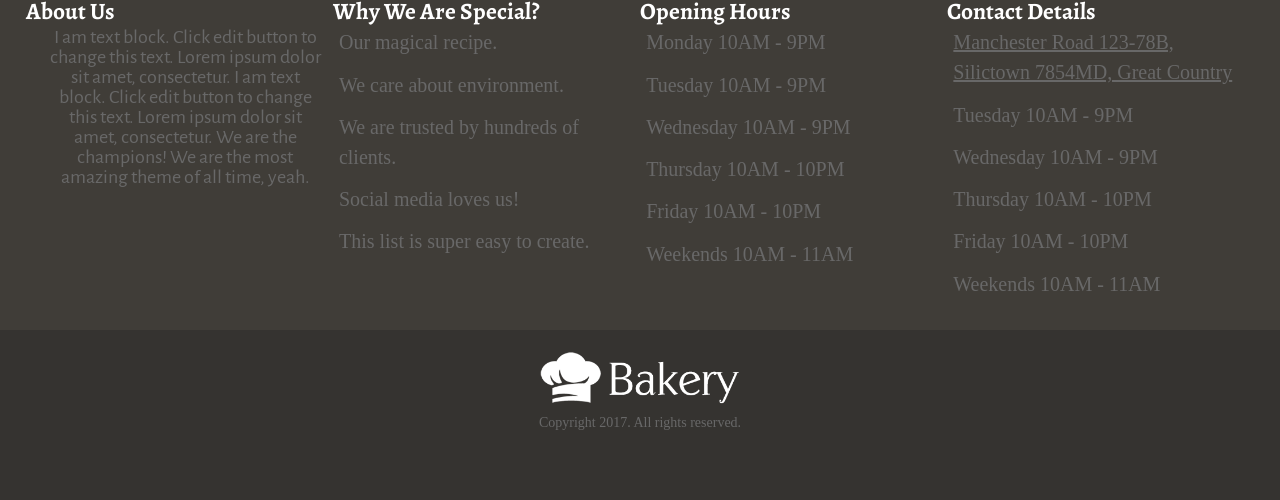
<file: Bakery/bakery.html>
<html>

<head>
    <link href="bakery.css" rel="stylesheet" />
    <link rel="preconnect" href="https://fonts.googleapis.com">
    <link rel="preconnect" href="https://fonts.gstatic.com" crossorigin>
    <link href="https://fonts.googleapis.com/css2?family=Alegreya&display=swap" rel="stylesheet">
    <link href="https://fonts.googleapis.com/css2?family=Alegreya+Sans:ital,wght@700&display=swap" rel="stylesheet">

<body>

    <div class="home">
        <div class="caption">
            <div class="navbar">
                <img src="images/bakery-light-1.png"/>
                <ul>
                    <li>Home</li>
                    <li>About</li>
                    <li>Our Offer</li>
                    <li>Gallery</li>
                    <li>Blog</li>
                    <li>Contact</li>
                </ul>


            </div>
            <p class="slogan">welcome to</p>
            <h1>Famliy Bakery</h1>
            <div class="slogan">
                <p>We're the biggest, best equipped and most advanced Bakery in the greater Los Angeles area.</p><br>

                <button class="btn1">
                    learn more
                </button>

                <button class="btn2">
                    contact us
                </button>
            </div>
        </div>

        <div class="mid-sec">
            <img src="images/alexandru-stavrica-170390-800x760.jpg">

            <h2>Who We Are?</h2>
            <p class="msg">We have been operating for over 30 years and are Members of The Federation of Master
                Builders. We work on projects big and small from small residential extensions to full house. We are so
                happy with this theme. Everyday it make our lives better.</p>

            <ul>
                <li>
                    <p>We care about environment.</p>
                </li>
                <li>
                    <p>We are trusted by hundreds of clients.</p>
                </li>
                <li>
                    <p>Social media loves us!</p>
                </li>
                <li>
                    <p>This list is super easy to create.</p>
                </li>



            </ul>
<br>
<br>
        </div>
    <div class="low-sec">

      

        <img src="images/full-2-800x640.jpg" alt="" />

        <h2>Our Location</h2>
        <p class="msg">

            We have been operating for over 30 years and are Members of The Federation of Master Builders. We work on
            projects big and small from small residential extensions to full house. We are so happy with this theme.
            Everyday it make our lives better.</p>
            <p>Story on projects big and small from small residential extensions to full house. We are so happy with this
            theme. Everyday it make our lives better.
        </p>

    </div>

    <div class="baking">
        
        <h2>Our Baking</h2>
        <p class="msg">
            Learn more about them. We have worked truly hard to make them perfect for every use.
        </p>
    
        <div class="baking-sub">
            <img src="images/ben-garratt-134774-600x500.jpg"/>
            <h4>Superior Breads</h4><br>
            <p>Proin interdum, ante ut sollicitudin commodo, tellus quam sagittis libero, at semper mauris velit a velit. Phasellus commodo turpis et lacinia posuere</p>

        </div>
        <div class="baking-sub">
            <img src="images/stas-ovsky-123540-600x500.jpg"/>
            <h4>Bagles</h4><br>
            <p>Proin interdum, ante ut sollicitudin commodo, tellus quam sagittis libero, at semper mauris velit a velit. Phasellus commodo turpis et lacinia posuere</p>

        </div>
        <div class="baking-sub">
            <img src="images/clem-onojeghuo-206832-600x500.jpg"/>
            <h4>Cookies</h4><br>
            <p>Proin interdum, ante ut sollicitudin commodo, tellus quam sagittis libero, at semper mauris velit a velit. Phasellus commodo turpis et lacinia posuere</p>

        </div>
    </div>
        <div class="contact">
            <div class="contact-info">
                <h2>Contact Information</h2>
                <p>I am text block. Click edit button to change this text. Lorem ipsum dolor sit amet, consectetur adipiscing elit. Ut elit tellus, luctus nec ullamcorper mattis, pulvinar dapibus leo.</p>
                <p class="contact-details">Our contact details:</p>
                <ul class="contact-details">
                    <li>Manchester St 123-78B, Random 713, UK</li>
                    <li>+46 123 456 789</li>
                    <li>+37 431 456 789</li>
                    <li>hello@sitename.com</li>

                </ul>
            </div>
            <div class="contact-loc">
                <iframe src="https://www.google.com/maps/embed?pb=!1m18!1m12!1m3!1d55306.633686306755!2d31.270689231503038!3d29.960324469591136!2m3!1f0!2f0!3f0!3m2!1i1024!2i768!4f13.1!3m3!1m2!1s0x14583809b8f551e3%3A0x6265c5febb8ab4a3!2sMaadi%2C%20Kairo%2C%20Egypten!5e0!3m2!1ssv!2sse!4v1671010826789!5m2!1ssv!2sse" width="600" height="450" style="border:0;" allowfullscreen="" loading="lazy" referrerpolicy="no-referrer-when-downgrade"></iframe>
            </div>


        </div>
        <div class="footer">
            <div class="about-us">
                <h3>About Us</h3>

                    <p class="footer">I am text block. Click edit button to change this text. Lorem ipsum dolor sit amet, consectetur. I am text block. Click edit button to change this text. Lorem ipsum dolor sit amet, consectetur.

                        We are the champions! We are the most amazing theme of all time, yeah.</p>
            </div>
            <div class="special">
                <h3>Why We Are Special?</h3>
                <ul>
                    <li>Our magical recipe.
                    </li>
                    <li>We care about environment.</li>
                    <li>We are trusted by hundreds of clients.</li>
                    <li>Social media loves us!</li>
                    <li>This list is super easy to create.</li>
                </ul>

            </div>
            <div class="opening-h">
                <h3>Opening Hours</h3>
                <ul>
                    <li>Monday 10AM - 9PM</li>
                    <li>Tuesday 10AM - 9PM</li>
                    <li>Wednesday 10AM - 9PM</li>
                    <li>Thursday 10AM - 10PM</li>
                    <li>Friday 10AM - 10PM</li>
                    <li>Weekends 10AM - 11AM</li>
                </ul>

            </div>
            <div class="cont-det">
                <h3>Contact Details</h3>
                <ul>
                    <li><a href="#top"> Manchester Road 123-78B, Silictown 7854MD, Great Country</a></li>
                    <li>Tuesday 10AM - 9PM</li>
                    <li>Wednesday 10AM - 9PM</li>
                    <li>Thursday 10AM - 10PM</li>
                    <li>Friday 10AM - 10PM</li>
                    <li>Weekends 10AM - 11AM</li>
                </ul>

            </div>


        </div>

        <div class="bottom">
            <img src="images/bakery-light-1.png"/>
            <p> Copyright 2017. All rights reserved.</p>


        </div>
</div>


</body>



</head>


</html>
</file>
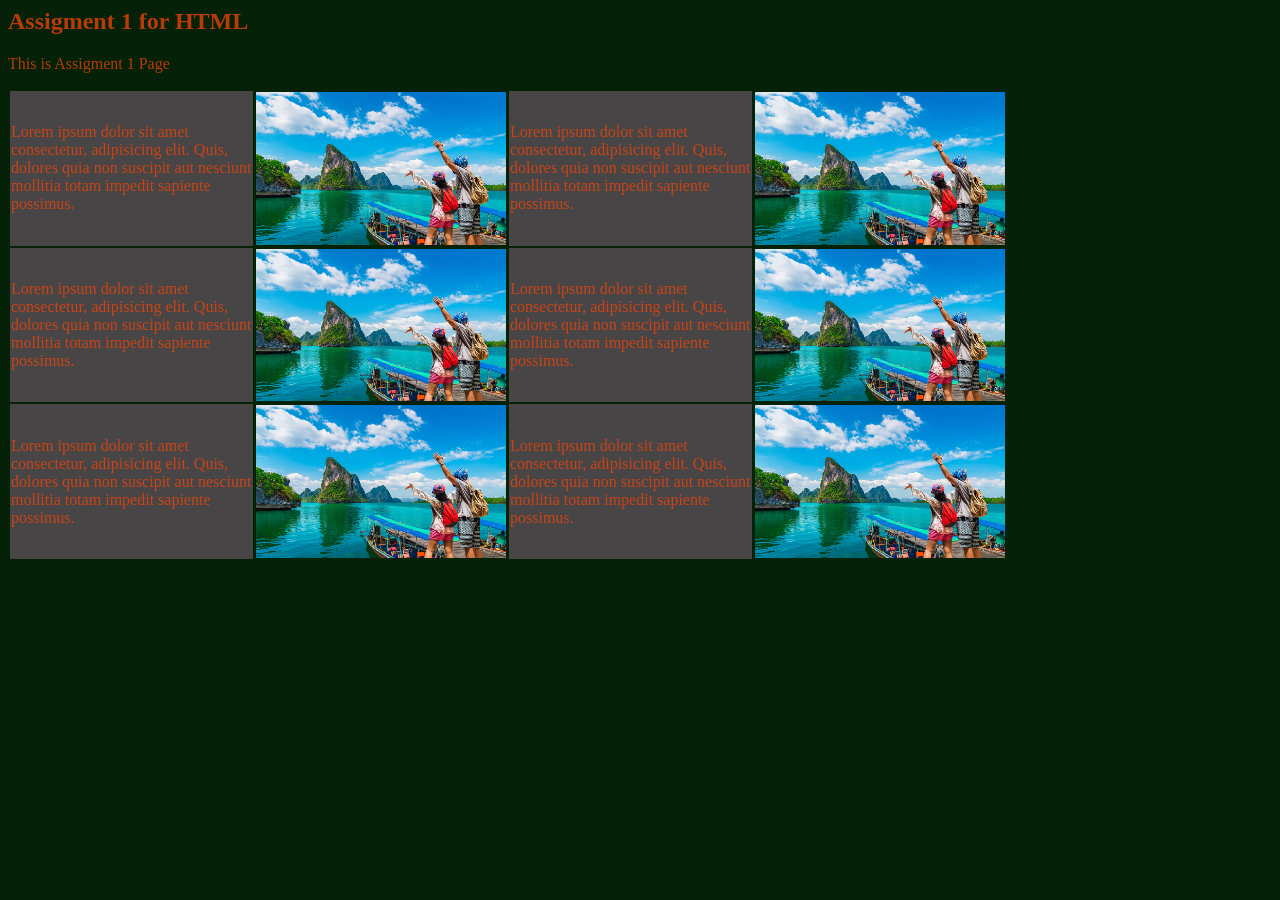
<file: Proj1-2/assignment1.html>
<html>
<head></head>
<body style="color:rgba(246, 67, 7, 0.74); background-color: rgb(5, 34, 8); width: 800px;">
    <h2> Assigment 1 for HTML </h2>

    <p> This is Assigment 1 Page </p>
   <table width=1000>
        <tr>
            <td height="150" style="background-color: rgba(107, 87, 103, 0.656);">Lorem ipsum dolor sit amet consectetur, adipisicing elit. Quis, dolores quia non suscipit aut nesciunt mollitia totam impedit sapiente possimus. </td>
            <td><img src="images/travel-world.jpg" width="250" ></td>
            <td height="150" style="background-color: rgba(107, 87, 103, 0.656);">Lorem ipsum dolor sit amet consectetur, adipisicing elit. Quis, dolores quia non suscipit aut nesciunt mollitia totam impedit sapiente possimus. </td>
            <td><img src="images/travel-world.jpg" width="250"></td>

        </tr>
        <tr>
            <td height="150" style="background-color: rgba(107, 87, 103, 0.656);">Lorem ipsum dolor sit amet consectetur, adipisicing elit. Quis, dolores quia non suscipit aut nesciunt mollitia totam impedit sapiente possimus. </td>
            <td><img src="images/travel-world.jpg" width="250"></td>
            <td height="150" style="background-color: rgba(107, 87, 103, 0.656);">Lorem ipsum dolor sit amet consectetur, adipisicing elit. Quis, dolores quia non suscipit aut nesciunt mollitia totam impedit sapiente possimus. </td>
            <td><img src="images/travel-world.jpg" width="250"></td>

        </tr>
        <tr>
            <td height="150" style="background-color: rgba(107, 87, 103, 0.656);">Lorem ipsum dolor sit amet consectetur, adipisicing elit. Quis, dolores quia non suscipit aut nesciunt mollitia totam impedit sapiente possimus. </td>
            <td><img src="images/travel-world.jpg" width="250"></td>
            <td height="150" style="background-color: rgba(107, 87, 103, 0.656);">Lorem ipsum dolor sit amet consectetur, adipisicing elit. Quis, dolores quia non suscipit aut nesciunt mollitia totam impedit sapiente possimus. </td>
            <td><img src="images/travel-world.jpg" width="250"></td>

        </tr>
            
   </table>
</body>



</html>
</file>
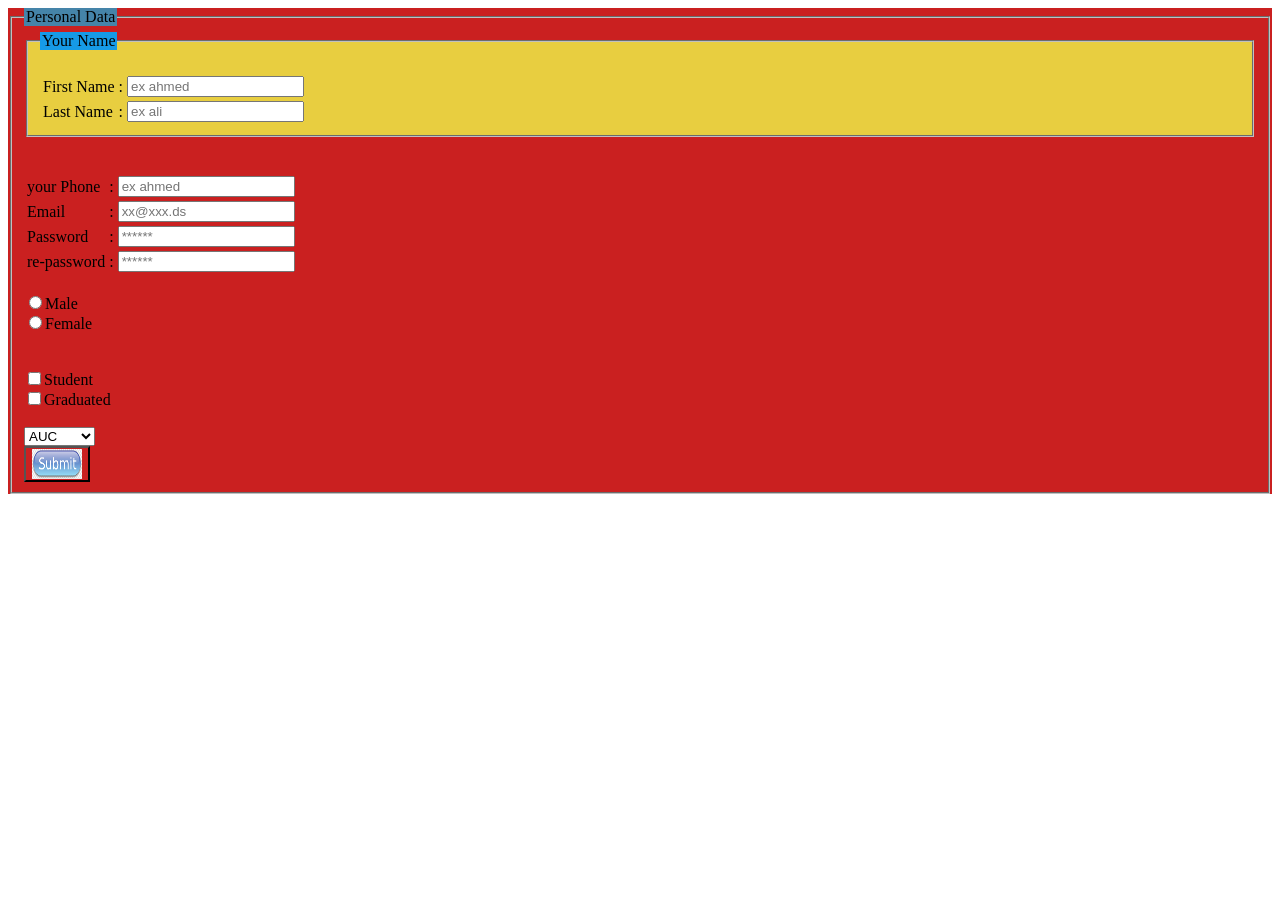
<file: Proj1-2/assignment2.html>
<html>
<head></head>
<body>
   <form style="background-color:rgb(202, 32, 32);">
    <fieldset><legend style="background-color:rgb(69, 132, 169); ">Personal Data</legend>
        <fieldset style="background-color:rgb(232, 206, 64);"><legend style="background-color:rgb(22, 154, 230) ;">Your Name</legend>
        
        <br/>
            
        <table>
            <tr>
                <td> <label for="fname">First Name</label></td>
                <td>:</td>
                <td><input id="fname" placeholder="ex ahmed" type="text"></td>
            
            </tr>
            <tr>
                <td> <label for="lname">Last Name</label></td>
                <td>:</td>
                <td><input id="lname" placeholder="ex ali" type="text"></td>
            
            </tr>
        </table>
        </fieldset>
    <table>
        <br/>
        <br/>
        <tr>
            <td> <label for="phone">your Phone</label></td>
            <td>:</td>
            <td><input id="phone" placeholder="ex ahmed" type="text"></td>
        
        </tr>   
        <tr>
            <td> <label for="mail">Email</label></td>
            <td>:</td>
            <td><input id="mail" placeholder="xx@xxx.ds" type="email"></td>
        
        </tr> 
        <tr>
            <td> <label for="pwd">Password</label></td>
            <td>:</td>
            <td><input id="pwd" placeholder="******" type="password"></td>
        
        </tr> 
        <tr>
            <td> <label for="rpwd">re-password</label></td>
            <td>:</td>
            <td><input id="rpwd" placeholder="******" type="password"></td>
        
        </tr> 
    
    </table>
    <br/>
    <input type="radio" id="Male" value="Male" name="gender"><label for="Male">Male</label>
    <br />
    <input type="radio" id="Female" value="Female" name="gender"><label for="Female">Female</label>
    <br/>
    <br/>
    <br/>
    <input type="checkbox" id="Student" value="Male" name="studyStatus"><label for="Student">Student</label>
    <br />
    <input type="checkbox" id="Graduated" value="Female" name="studyStatus"><label for="Graduated">Graduated</label>
    <br/>
    <br/>
    <select name="select">
<optgroup label="Group 1">
<option value="AUC" selected>AUC</option> </optgroup>
<optgroup label="Group 2">
<option value="BUE">BUE</option> <option value="SHA">SHA</option>
</optgroup>
<optgroup label="GUC" disabled>
<option value="ComputerScience">CS</option> <option value="TeleCommunications">TeleC</option> <option value="InformationSystem">IS</option>
</optgroup>
</select>

<br/>
<button style="background-color:rgb(202, 32, 32);"><img  width="50" height="30" src="images/M27wVyvn5rFvMVg-Submit-Button-PNG-Photos.png"></button>
    </fieldset>

   </form>

</body>



</html>
</file>
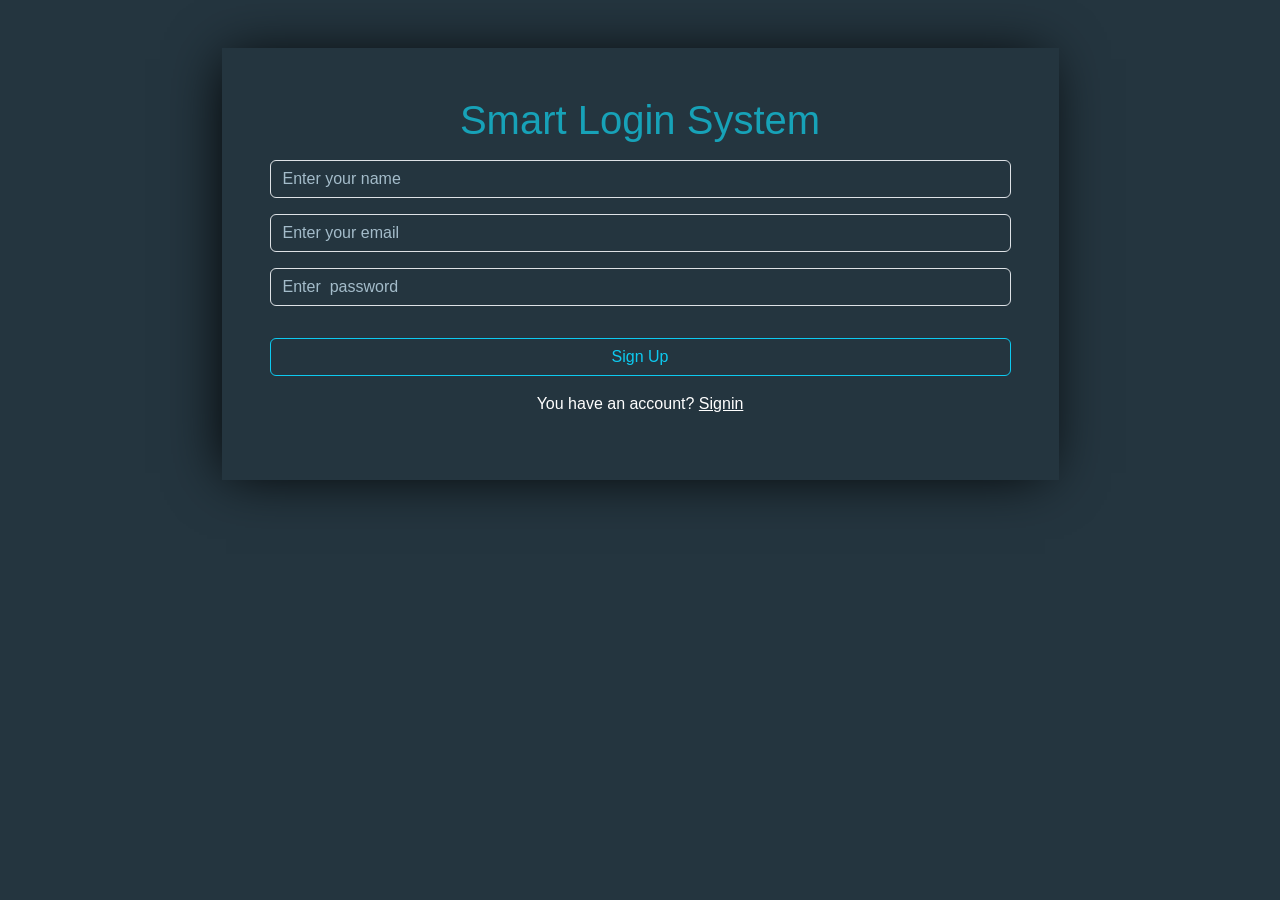
<file: Project9/signup.html>
<html>
    <head>
        <link rel="stylesheet" href="./css/bootstrap.min.css"/>
        <link rel="stylesheet" href="./css/style.css"/>
    </head>
    <title>Assignment 9 - SMART LOGIN</title>
    <body>
        <span class="d-none" id="username"></span>
    
        <div class="container my-5 text-center">
            <div class="group m-auto w-75 p-5">
                <h1>Smart Login System</h1>
    
                <input id="signupName" class="form-control my-3" placeholder="Enter your name" type="text">
                <input id="signupEmail" class="form-control my-3" placeholder="Enter your email" type="email">
    
                <input id="signupPassword" class="form-control my-3" placeholder="Enter  password" type="password">
                <p id="exist"></p>
    
                <button onclick="signUp()" class="btn btn-outline-info w-100 my-3">Sign Up</button>
                <p class="text-white">You have an account? <a class="text-white" href="index.html">Signin</a></p>
            </div>
        </div>
    
    
        <script src="./js/bootstrap.bundle.min.js"></script>
        <script src="./js/main.js"></script>
    </body>
</html>
</file>
<file: exam/css/style.css>
/* Start Global Style */

html {
    scroll-behavior: smooth;
}

body {
    font-family: 'Poppins', sans-serif;
    color: #343434;
    font-weight: 400;
}
.navbar-brand{
    text-transform: uppercase;
}
h1,h2,h3,h4,h5,h6,
.logo {
    font-family: 'Montserrat', sans-serif;
}
.sections-padding {
    padding-top: 80px;
    padding-bottom: 80px;
}

.sections-bg-color {
    background: #f7f7f7;
}
.section-title h3 {
    font-size: 40px;
    font-weight: 900;
}
.section-title h3::after {
    content: '';
    height: 10px;
    width: 100%;
    position: absolute;
    left: 50%;
    z-index: 9;
    background-image: url(../img/dots.png);
    background-repeat: repeat;
    transform: translateX(-50%);
    bottom: -6px;
}
/* End Global Style */
/*Start Nave-bar */
.navbar .navbar-brand {
    font-size: 24px;
    font-weight: 600;
}
.navbar-nav .nav-item {
    position: relative;
    padding: 10px;
}
.navbar-nav .nav-link::before {
    content: '';
    position: absolute;
    width: 100%;
    bottom: 0;
    left: 0;
    height: 2px;
    transition: all 0.6s ease-in-out;
}
.navbar-nav .nav-link.active,
.navbar-nav .nav-link {
    color: #000;
    font-weight: 400;
    position: relative;
    padding: 0 !important;
    display: inline-block
}
.navbar-nav .nav-link.active::before {
    background-color: #000;
}
.navbar-nav .nav-item:hover .nav-link::before {
    background-color: #000;
}
.home {
    background-image: url(../img/bg.jpg);
    background-size: cover;
    background-position: center center;
    background-attachment: fixed;
    background-repeat: no-repeat;
}
.home .overlay-bg {
    background-color: rgba(0, 0, 0, 0.6);
}
.home .caption-title {
    font-size: 72px;
    font-weight: 600;
}
.home .caption-animation {
    font-size: 40px;
}
.home h3::after {
    content: "|";
    animation-name: typing;
    animation-duration: 10s;
    animation-iteration-count: infinite;
    animation-direction: normal;
}
@keyframes typing {
    0% {
        content: "|";
    }
    1% {
        content: "L|";
    }
    2% {
        content: "La|";
    }
    3% {
        content: "Lar|";
    }
    4% {
        content: "Larr|";
    }
    5% {
        content: "Larry |";
    }
    6% {
        content: "Larry|";
    }
    7% {
        content: "Larry D|";
    }
    8% {
        content: "Larry Da|";
    }
    9% {
        content: "Larry Dan|";
    }
    10% {
        content: "Larry Dani|";
    }
    11% {
        content: "Larry Danie|";
    }
    12% {
        content: "Larry Daniel|";
    }
    13% {
        content: "Larry Daniels|";
    }
    14% {
        content: "Larry Daniels|";
    }
    15% {
        content: "Larry Daniel|";
    }
    16% {
        content: "Larry Danie|";
    }
    17% {
        content: "Larry Dani|";
    }
    18% {
        content: "Larry Dan|";
    }
    19% {
        content: "Larry Da|";
    }
    20% {
        content: "Larry D|";
    }
    21% {
        content: "Larry|";
    }
    22% {
        content: "Larr|";
    }
    23% {
        content: "Lar|";
    }
    24% {
        content: "La|";
    }
    25% {
        content: "L|";
    }
    26% {
        content: "|";
    }
    27% {
        content: "|";
    }
    28% {
        content: "D|";
    }
    30% {
        content: "De|";
    }
    32% {
        content: "Dev|";
    }
    34% {
        content: "Deve|";
    }
    36% {
        content: "Devel|";
    }
    38% {
        content: "Develo|";
    }
    40% {
        content: "Develop|";
    }
    42% {
        content: "Develope|";
    }
    44% {
        content: "Developer|";
    }
    46% {
        content: "Develope|";
    }
    48% {
        content: "Develop|";
    }
    50% {
        content: "Develo|";
    }
    52% {
        content: "Devel|";
    }
    54% {
        content: "Deve|";
    }
    56% {
        content: "Dev|";
    }
    58% {
        content: "De|";
    }
    60% {
        content: "D|";
    }
    62% {
        content: "|";
    }
    64% {
        content: "D|";
    }
    66% {
        content: "De|";
    }
    68% {
        content: "Des|";
    }
    70% {
        content: "Desi|";
    }
    72% {
        content: "Desig|";
    }
    74% {
        content: "Design|";
    }
    76% {
        content: "Designe|";
    }
    78% {
        content: "Designer|";
    }
    80% {
        content: "Designe|";
    }
    82% {
        content: "Design|";
    }
    84% {
        content: "Desig|";
    }
    86% {
        content: "Desi|";
    }
    90% {
        content: "Des|";
    }
    94% {
        content: "De|";
    }
    96% {
        content: "D|";
    }
    98% {
        content: "|";
    }
}

.home .header-social a {
    text-decoration: none;
    color: #fff;
    margin: 0 5px;
    color: white
}

.home .header-social a div {
    font-size: 14px;
    width: 35px;
    height: 35px;
    border-radius: 50%;
    background: rgba(0, 0, 0, 0.8);
}
/*  Home Section End*/
/* About Start */
.about .about-img::after {
    position: absolute;
    content: '';
    left: 20px;
    z-index: -1;
    background-image: url(../img/dots.png);
    background-repeat: repeat;
    width: 70%;
    height: 70%;
    bottom: -5%;
}
.about .about-head {
    font-weight: 800;
    margin-bottom: 5px;
}
.about .about-position {
    color: #999;
    text-transform: uppercase;
}
.about .about-desc {
    line-height: 1.6;
    margin: 0;
    font-size: 15px;
    color: #748182;
    width: 86%;
}
.about .about-skills {
    width: 86%;
}
.about .about-skills .bar .progress {
    height: 1.7rem;
    background: #f7f7f7;
    box-shadow: 0px 2px 7px rgb(0 0 0 / 15%) inset;
}
.about .about-skills .bar .progress .progress-bar {
    background-color: #1c1c1c;
}
.about .about-skills .bar .progress .progress-bar .progress-right,
.about .about-skills .bar .progress .progress-bar .progress-left {
    padding: 0 10px;
    font-size: 14px;
}
.about .about-btns a {
    border: 1px solid #1c1c1c;
    border-radius: 5px;
    font-size: 15px;
    margin-right: 5px;
    transition: all 0.5s ease-in-out;
}
.about .about-btns .download {
    background: #1c1c1c;
    color: #eee
}
.about .about-btns .download:hover {
    background: transparent;
    color: #343434;
}
.about .about-btns .scroll-contact {
    color: #343434;
}
.about .about-btns .scroll-contact:hover {
    background: #1c1c1c;
    color: #eee;
}
/* About  End*/
/* Services Start */
.services .serv-head .serv-icon .gray-circle {
    transition: all 0.6s ease-in-out;
    font-size: 30px;
    height: 70px;
    width: 70px;
    border-radius: 50%;
    margin: 0 auto;
    text-align: center;
    background: #f4f4f4;
}
.services .serv-head:hover {
    cursor: pointer;
}
.services .serv-head:hover .gray-circle {
    color: #eee;
    background: #1c1c1c;
}
.services .serv-head .serv-content h2 {
    font-size: 1.5rem;
}
/* Services End */

/* Works Start */
.works .portfolio button {
    background-color: transparent;
    color: #000;
    font-weight: 700;
}
.works .portfolio button.active {
    background-color: transparent;
    color: #000;
}
.works .portfolio button.active::after {
    background-color: #000;
    content: '';
    position: absolute;
    width: 50%;
    bottom: 0;
    left: 0;
    height: 2px;
    transition: all 0.6s ease-in-out;
    transform: translateX(50%);
}
.works .portfolio .work-item .overlay-img {
    position: absolute;
    top: 5px;
    left: 5px;
    right: 5px;
    bottom: 5px;
    background: rgba(255, 255, 255, 0.95);
    opacity: 0;
    -webkit-transition: all .5s;
    transition: all .5s;
    z-index: 2;
    transform: translateY(10px);
}
.works .portfolio .work-item:hover .overlay-img {
    opacity: 1;
    transform: translateY(0);
}
.works .portfolio .overlay-content .btn-icons .black-circle {
    margin: 5px 5px;
    width: 35px;
    height: 35px;
    border: 1px solid #111;
    background: #000;
    transition: all 0.5s ease-in-out;
}
.works .portfolio .overlay-content .btn-icons .black-circle a {
    text-decoration: none;
    color: #fff;
    transition: all 0.5s ease-in-out;
}

.works .portfolio .overlay-content .btn-icons .black-circle:hover {
    background: transparent;
}
.works .portfolio .overlay-content .btn-icons .black-circle:hover a {
    color: #000;
}

.works .portfolio {
    cursor: pointer;
}
/* Works End */
/* Clients Start */
.clients .test-slider .test-content h5 {
    font-size: 22px;
}
.clients .test-slider .test-content p {
    padding: 0 2rem;
    font-size: 20px;
}
.clients .test-slider .test-content p,
.clients .test-slider .test-content .customer {
    color: #888;
    font-size: 15px;
}
.clients .test-slider .carousel-indicators {
    bottom: -60px;
}
.clients .test-slider .carousel-indicators .active {
    background-color: #869791;
}
.clients .test-slider .carousel-indicators [data-bs-target] {
    width: 10px;
    height: 10px;
    border-radius: 50%;
    background-color: rgb(134, 151, 145);
}
/* Client End */
/* Counter Start */
.counter .count-main .count-icon {
    font-size: 30px;
}
.counter .count-main .numbers {
    font-weight: 900;
}
.counter .count-main p {
    font-size: 15px;
    font-weight: 600;
    color: #748182;
}
/* Counter End */

/* Blog Start */
.blog a {
    text-decoration: none;
    color: #888;
}
.blog .blog-slider .carousel-indicators {
    bottom: -30px;
}
.blog .blog-slider .carousel-indicators .active {
    background-color: #869791;
}
.blog .blog-slider .carousel-indicators [data-bs-target] {
    width: 10px;
    height: 10px;
    border-radius: 50%;
    background-color: rgb(134, 151, 145);
}
.blog .blog-slider .card .card-photo img {
    transition: all 0.5s ease-in-out;
}
.blog .blog-slider .card .card-photo:hover img {
    transform: scale(1.15);
}
.blog .blog-slider .card .card-body .tag {
    font-size: 12px;
    font-weight: 600;
}
.blog .blog-slider .card .card-body h4 {
    font-size: 20px;
}
.blog .blog-slider .card .card-body h4 a {
    color: #000;
}
.blog .blog-slider .card .card-body .more a {
    color: #333;
    border-bottom: 2px solid #333;
    font-size: 14px;
}
/* Blog end */
/* Contact Start*/
.contact .contact-head .contact-icon .gray-circle {
    transition: all 0.6s ease-in-out;
    font-size: 30px;
    height: 70px;
    width: 70px;
    border-radius: 50%;
    margin: 0 auto;
    text-align: center;
    background: #f4f4f4;
}
.contact .contact-head:hover .gray-circle {
    color: #eee;
    background: #1c1c1c;
}
.contact .contact-head .cont-content h2 {
    font-size: 1.5rem;
}
.contact .contactForm input[type='text'],
.contact .contactForm input[type='email'],
.contact .contactForm textarea {
    width: 100%;
    border: 0;
    border-radius: 5px;
    padding: 10px;
    background: #f4f4f4;
}
.contact .contactForm .btn {
    padding: 10px 40px;
    transition: all 0.5s ease-in-out;
}
.contact .contactForm .btn:hover {
    color: #000;
    background: transparent;
}
/* Contact End */
/* Footer Start */
.footer p {
    color: #748182;
    font-size: 13px;
    margin-top: 16px;
}
/* Footer End */
/* Media Start */
@media all and (max-width:767px) {
    .about .about-head {
        margin-top: 3rem;
    }
}
@media all and (max-width:991px) {
    .navbar-nav .nav-link.active,
    .navbar-nav .nav-link {
        font-size: 0.8rem;
    }
    .navbar .navbar-brand {
        font-size: 1.3rem;
    }
}
/* Media End */
</file>
<file: Project11/css/style.css>
.home {
    height: 660px;
    background-image: url(../img/events-heavenly-header.jpg);
    background-size: 100% 100%;
    background-repeat: no-repeat;
}

.overlay-bg {
    top: 0;
    left: 0;
    background-color: rgba(214, 46, 51, 0.6);
}

.sidebar {
    width: 0;
    height: 100%;
    top: 0;
    left: 0;
    background-color: #414658;
    overflow-x: hidden;
    padding-top: 60px;
    transition: all 0.6s ease-in-out;
    z-index: 1;
    position: fixed;

}

.sidebar a {
    padding: 20px 8px 20px 32px;
    text-decoration: none;
    font-size: 25px;
    display: block;
    color: #fff;
    transition: all 0.6s ease-in-out;
}

.sidebar a:hover,
.sidebar .sidebar-btn:hover {
    color: rgba(214, 46, 51, 0.4);
}

.home .main {
    transition: all 0.6s ease-in-out;
}

.home .main h2 {
    margin-top: 200px;
    font-size: 60px;
}

.home .main .bars {
    font-size: 30px;
    cursor: pointer;
}

.nav-menu,
#close-btn {
    cursor: pointer;
    font-size: 25px;
}

#close-btn {
    right: 32px;
}

.singers {
    padding: 100px 0;
}

.singers h3 {
    padding: 10px;
    margin: 0;
    background-color: rgba(214, 46, 51, 0.6);
    cursor: pointer;
    color: #fff;
}

.singers .singer-info {
    padding: 10px;
    background-color: #ccc;
    display: none;
}

.counter {
    height: 300px;
    background-image: url(../img/invitation-2508607__340.jpg);
    background-position: center center;
    background-size: 100% 100%;
    background-repeat: no-repeat;
}

.counter .container {
    padding: 100px 0;
}

.counter .box {
    padding: 50px;
    border: 1px solid #fff;
}

.counter .box h3 {
    font-size: 25px;
}


#hire-me .container {
    padding-top: 100px;
    padding-bottom: 50px;
}

#hire-me form input,
#hire-me form textarea {
    margin-bottom: 20px px;
    border-radius: 0;
}

#hire-me .icons {
    margin-top: 50px;
}


#char {
    font-size: 20px;
    color: #D62E33;
}

#hire-me .con-info .con-social i {
    margin-right: 10px;
    border: 1px solid #999;
    width: 40px;
    height: 40px;
    line-height: 42px;
    cursor: pointer;
    text-align: center;
    transition: all 0.6s ease-in-out;
}

#hire-me .con-info .con-social i:hover {
    color: #fff;
    background-color: #D62E33;
    border: 1px solid #D62E33;
}

#hire-me .head h2 {
    text-transform: uppercase;
    font-size: 35px;
    color: #444;
    font-weight: bold;
    margin-bottom: 20px;
}

#hire-me .head p {
    color: #777;
    font-weight: 300;
    font-size: 16px;
}

#hire-me .con-info p {
    font-size: 16px;
    line-height: 26px;
    color: #777;
}

#hire-me i {
    margin-right: 20px;
    color: #777;
}

#hire-me .red {
    color: #D62E33 !important;
}

#hire-me .icons p {
    margin-bottom: 35px;
}

#hire-me .con-info .con-social {
    margin-top: 60px;
    color: #777;
}

#hire-me textarea {
    height: 200px;
}

#hire-me form button {
    background-color: #D62E33;
    color: #fff;
    padding: 10px 20px;
    border-radius: 0;
    text-transform: uppercase;
}

#hire-me .btn-send {
    display: block;
    margin-top: 20px
}

#hire-me form textarea::placeholder,
#hire-me form input::placeholder,
textarea,
input {
    color: #777 !important;
}
</file>
<file: Project4/style.css>
*{
    margin: 0;
    box-sizing: border-box;
}
body{
    color: #555555;
    font-family: 'Roboto', sans-serif;
}
.slider .slider-overlay {
    background-color: rgba(0, 0, 0,0.8);
    height: 100vh;
}
 .slider {
    width:100% ; height:100vh;
    background-image: url(img/slider/slider-01.jpg);
    background-repeat: no-repeat;
    background-size: cover;
}
 .slider a {
    color: white;
    text-decoration: none; 
}
 .slider .navbar { 
    padding-top: 10px;
    padding-left: 40px;
    overflow: hidden;
    position: fixed;
    width: 100%;
}
 .slider .navbar .nav-logo {
    float: left;
    font-size: 24px;
    width: 50%;
    padding-left: 10%;
    font-weight: 700;
}
 .slider .navbar .nav-logo a {
    color: #ff305b;

}
 .slider .navbar .nav-buttons {
    position: absolute;
    right: 0;
    width: 50%;
    text-align: center;
}
 .slider .navbar .nav-buttons li {
    list-style: none;
    float: left;
    padding: 4px 2%;
    color: #fff;
}
.slider .navbar .nav-buttons li a{
    transition-property: color;
    transition-duration: 0.4s;
    transition-timing-function: ease-in-out;
}
.slider .navbar .nav-buttons li a:hover {
    color: #ff305b;
}

 .slider .slider-overlay .slider-text {
    background-repeat: no-repeat;
    text-align: center;
    color: #ff305b;
    padding-top: 20%;
    background-size: cover;

}
 .slider .slider-overlay .slider-text h3 {
    color: #fff;
    font-family: 'Source Sans Pro', sans-serif;
    font-size: 30px;


}
 .slider .slider-overlay .slider-text h4 {
    font-weight: 100;
    color: #eee;
    font-size: 25px;
    font-family: 'Source Sans Pro', sans-serif;

}
 .slider .slider-overlay .slider-text h1 {
    color: #ff305b;
    font-weight: bold;
    font-family: 'Source Sans Pro', sans-serif;
    font-size: 70px;
}
.about{
    overflow: hidden;
    padding-top: 2%;

}
.about .about-photo-frame {
    width: 40%;
    float: left;
    height: 60%;
}
.about .about-photo-frame .about-photo {
width: 60%;
border-radius: 5px;
box-shadow: 0 0 0 8px #555555 inset;
margin: 0 auto;
position: relative;
padding-bottom: 3%;
}
.about .about-photo-frame .about-photo img {
    width: 100%;
    transform: translateY(24px) translateX(24px);
    border-radius: 5px;

}
.about .about-photo-frame .about-photo .caption {

background-color: rgba(42, 63, 85,0.8);
color: #fff;
text-align: center;
position: absolute;
top: 105%;
width: 100%;
height: 96%;
transition-property: top,opacity;
transition-duration: 0.5s,1s;
transition-timing-function: ease-in-out;
border-radius: 5px;
transform: translateY(24px) translateX(24px);
overflow: hidden;
opacity: 0;
}
.about .about-photo-frame .about-photo:hover .caption{
    opacity: 1;
    top: 0;
} 

.about .about-photo-frame .about-photo .caption ul{
    padding-top: 50%;
}
.about .about-photo-frame .about-photo .caption li{
    list-style: none;
    text-align: center;
    float: left;
    padding: 0 5%;
}
.about .about-photo-frame .about-photo .caption li img{
    width: 20px;
    height: 20px;
}


.about .about-text {
    width: 60%;
    float: left;
}

.about .about-hello {

}

.about .about-hello h2 {
    font-family: 'Source Sans Pro', sans-serif;
    font-size: 35px;
}
.about .about-hello h2 .ispan {
    color: #ff305b ;
    font-family: 'Source Sans Pro', sans-serif;
    padding: 1% 0 0 10%;    


}
.about .about-hello p {
    margin: 2% 6% 0% 10%;    
    border-bottom: 1px dashed #999999;
    margin-bottom: 25px;
    padding-bottom: 25px;
    line-height: 30px;
}
.about .about-info {
    overflow: hidden;
    margin: 2% 6% 0 10%;    
}

.about .about-info .info-left {
    width: 45%;
    float: left;
}

.about .about-info .info-right {
    width: 45%;
    float: left;
}
.about .about-info  li{
    list-style: none;
    padding-top: 5%;
}
.about .about-info li span{
    font-weight: 600;
    color: #333333;
}
.download-btn{
    margin: 0% 0 0 10%;
}
.download-btn button, .contact button {
    width: 19%;
    height: 45px;
    margin: 5% 2%;
    background-color: #ff305b;
    color: #fff;
    font-size: large;
    border-radius: 5px;
    border: none;
}
.download-btn button .icon-btn {
    padding: 4px 0 0 7px;
    width: 20px;
    height: 20px;
}
.download-btn button:hover, .contact button:hover {
   background-color: #EC2403;
}
.services {
    background-color: #f1f1f1;
    text-align: center;
    padding-top: 5%;
}
.services .ser-sections {
    overflow: hidden;
    margin: 0 5%;
    padding: 4% 0%;


}

.services .ser-sections .ser-section {
    float: left;
    width: 25%;
    padding: 20px 10px;
    transition-property: background-color;
    transition-duration: 0.6s; 
    transition-timing-function: ease-in-out;
}
.services h2, .portfolio h2 {
    font-size: 40px;
}
.services h2, .services h3, .portfolio h2, .contact h2 {
    font-family: 'Source Sans Pro', sans-serif;
    color: #000 ;

}
.services h3 {
    font-size: 25px;
    padding-top: 4%;

}
.services .ser-sections .ser-section .ser-icon{
    width: 90px;
    height: 90px;
    transition-property: transform;
    transition-duration: 0.6s;
    transition-timing-function: ease-in-out;

}
.services .ser-sections .ser-section p{
    padding-top: 7%;
}
.services .ser-sections .ser-section:hover {
 background-color: #fff;
}
.services .ser-sections .ser-section:hover img {
    transform: scale(1.1);
}
.portfolio {
    text-align: center;
    padding-top: 5%;
}  
.portfolio .port-main {
    margin: 2% 2%;
}
.portfolio .port-main .port-main-anchor {
    text-decoration: none;
    font-size: 18px;
    color: #333333;
    padding: 1% 1%;
}
.portfolio .port-main .port-main-anchor:hover {
   color: #ff305b;
}
.portfolio .port-gallery {
    overflow: hidden;
    margin-left: 7%;
}
.portfolio .port-gallery .port-photo {
    box-sizing: border-box;
    float: left;
    width: 30%;
    margin: 1% 1%;
    position: relative;
}
.portfolio .port-gallery .port-photo img{
    width: 100%;
}
.portfolio .port-gallery .port-photo:hover .port-overlay {
    background-color: rgba(42, 63, 85,0.8);
    opacity: 0.8;
}
.port-overlay {
    transition-property: background-color, opacity;
    transition-duration: 0.5s;
    transition-timing-function: ease-in-out;
    opacity: 0;
    position: absolute;
    top: 0;
    left: 0;
    width: 100%;
    height: 100%;
}
.portfolio .port-gallery .port-photo .port-overlay img {
    width: 20px;
    height: 20px;
    position: absolute;
    bottom: 10;
    right: 10; 
}
.stats{
    background-color: #f1f1f1;
    padding: 3% 2%;
    text-align: center;
    margin-top: 5%;
}
.stats h3, .stats h5 {
    font-family: 'Source Sans Pro', sans-serif;
    padding-top: 2%;
}
.stats h3 {
    font-size: 30px;
    color: #333333;
}
.stats h5{
    font-size: 18px;
}
.stats .stats-sections {
    overflow: hidden;
    margin: 2% 5%;
}
.stats .stats-sections .stats-sub{
    float: left;
    width: 25%;
}
.stats .stats-sections .stats-sub img{
    width: 50;
    height: 50px;
}
.testimonial {
    margin: 4% 4%;
    text-align: center;
}
.testimonial h2 {
    color: #333333;
    font-size: 40px;
    padding: 3% 0;
}

.testimonial .test-main {
    background-color: #f1f1f1;
    overflow: hidden;
    width: 70%;
    margin: auto;
    text-align: left;
    margin-bottom: 5%;

}
.testimonial .test-main .test-photo {
    background-color: #ff305b;
    float: left;
    text-align: left;
     padding-left: 3%;
     border-radius: 0 0 150% 0;

}
.testimonial .test-main .test-photo img {
    border-radius: 50%;
    margin-top: 20%;
}
.testimonial .test-main .test-text {
    background-color: #f1f1f1;
    text-align: left;
    padding: 3%;
    margin-left: 20%;
}
.testimonial .test-main .test-text h3{
    font-size: 26px;
    color: #333333;
}
.testimonial .test-main .test-text h4{
    padding-top: 3%;
    font-size: 16px;
    color: #777777;
}
.testimonial .test-main .test-text p {
    padding-top: 2%;
    font-weight: 300;
    font-style:italic;
    font-size: 20px;
}
.testimonial .test-main .test-text a {
    text-decoration: none;
    color: #555555;

}
.testimonial .test-main .test-text a img {
    width: 16px;
    height: 16px;

}
.testimonial .test-main .test-text .rating {
    padding-top: 2%;
   
}
.testimonial .test-main .test-text .rating img {
    width: 16px;
    height: 16px;
}
.blog{
    background-color: #f1f1f1;
    box-sizing: border-box;
}
.blog h2{
    text-align: center;
    font-size: 35px;
    color: #333333;
    padding-top: 5%;

}
.blog .blog-sections{
    overflow: hidden;
    margin: 3% 3%;
}
.blog .blog-sections .post{
    float: left;
    width: 33.3333%;
    padding: 5% 1%;
}
.blog .blog-sections .post img{
    width: 100%;
}
.blog .blog-sections .post iframe{
    width: 100%;
    height: 32%;
}
.blog .blog-sections .post .post-content{
    background-color: #fff;
    padding-top: 3%;
    padding-left: 3%;
}

.blog .blog-sections .post .post-content .date{
    padding-top: 3%;

}
.blog .blog-sections .post .post-content h3{
    padding-top: 3%;
    color: #333333;
    font-size: 25px;
    font-weight: 500;

}
.blog .blog-sections .post .post-content h3 a:hover{
    color: #ff305b;

}

.blog .blog-sections .post .post-content h3 a {
    text-decoration: none;
    color: #555555;
    padding-top: 3%;
    transition: color 0.5s ease-in-out ;
}

.blog .blog-sections .post .post-content p{
    padding-top: 5%;
    line-height: 30px;
}
.blog .blog-sections .post .post-content p a{
    text-decoration: none;
    color: #555555;
    transition: color 0.5s ease-in-out;
}
.blog .blog-sections .post .post-content p a:hover{
    color: #ff305b;

}
.contact {
    margin: auto;
    height: 400px;
    text-align: left;
    width: 40%;
    border-color: #ff305b;
    border-style: none;
}
.contact h2 {
    text-align: center;
    font-size: 30px;
}
.contact input {
    height: 50px;
    border-radius: 5px;
    margin-top: 5%;
}
.contact .name {
    width: 40%;
}
.contact .email {
    width: 40%;
}
.contact .email {
    width: 40%;
}
.contact .subject{
    width: 80%;
}
.contact .message {
    width: 80%;
}
.footer{
    height: 150px;
    background-color: #333333;
    text-align: center;
}
.footer li {
    list-style:none;
    text-align: center;
}
.footer .footer-icon {
    width: 100%;
    overflow: hidden;
    color: #fff;
}
.footer .footer-icon li {
    float: left;
    padding:0 5%;
}
.footer .footer-icon li img{
    width: 25px;
    height: 25px;
}
.footer .footer-icon ul {
padding: 2% 41%;
} 
.footer .footer-icon p {
    margin-top: 1%;
}
.footer .footer-icon p a {
    color: #ff305b;
    text-decoration: none;
}
.footer .footer-icon p a:hover {
    text-decoration: underline;
}



@media all and (max-width:480px) {
.download-btn button {
    width: 28%;
}

.services .ser-sections .ser-section {
    width: 90%;
}
.portfolio .port-gallery .port-photo {
    width: 45%;
}

.blog .blog-sections .post {

    width: 98.33%;

}
.contact {
    width: 60%;

}
}
@media all and (min-width:481px) and (max-width:768px) {
    .download-btn button {
        width: 28%;
    }
    
    .services .ser-sections .ser-section {
        width: 50%;
    }
    .portfolio .port-gallery .port-photo {
        width: 80%;
    }
    
    .blog .blog-sections .post {
    
        width: 98.33%;
    
    }
    .contact {
        width: 60%;
    
    }

}

@media all and (min-width:769px) and (max-width:1024px) {
    .download-btn button {
        width: 28%;
    }
    
    .services .ser-sections .ser-section {
        width: 50%;
    }
    .portfolio .port-gallery .port-photo {
        width: 45%;
    }
    
    .blog .blog-sections .post {
    
        width: 98.33%;
    
    }
    .contact {
        width: 60%;
    
    }

}
@media all and (min-width:1025px) and (max-width:1200px) {

}
@media all and (min-width:1201px)  {

}
</file>
<file: Project5/css/style.css>
* {
    box-sizing: border-box;
    margin: 0;
    padding: 0;
}
body { 
    font-family: 'Poppins', sans-serif;
    font-weight: 400;
    line-height: 1.5;
     color: #4c4d4d;
     font-size: 1rem;
}
p {
    display: block;
    margin-block-start: 1em;
    margin-block-end: 1em;
    margin-inline-start: 0px;
    margin-inline-end: 0px;
}
.navbar{
    display: flex;
    position: fixed;
    z-index: 2;
    top: 0;
    right: 0;
    left: 0;
}
.navbar .logo {
    width: 30%;
    margin: 1%;
    padding-left: 1%;
}
.navbar .navs {
    width: 70%;
}

 .navs a {
    text-decoration: none;    
    font-family: 'Poppins', sans-serif;
    color: #fff;
}
.navbar .navs li.active a {
    color: #20c997;  

}
ul { 
     list-style: none;
     display: flex;
      justify-content: flex-start;
}
.navbar .navs ul li{
    margin: 2%;
  }
  .navbar .navs a{
    transition: color 0.5s;
    transition-timing-function: ease-in-out;
}
  .navbar .navs a:hover{
color: #20c997;  
}
.home {
    background-image: url(../images/intro-bg.jpg);
    background-size: cover;
    background-position: center center;
    color: #fff;
    overflow: hidden;
}
.home .overlay1 {
    background-color: rgba(0, 0, 0, 0.7);
    height: 100vh;
    width: 100%;
    display: flex;
    justify-content: center;
    align-items: center;
    text-align: center;
}
 .home .overlay1 .caption {
    width: 70%;

}
.home .overlay1 .welcome {
    font-size: 30px;
}
.home .overlay1 h2 {
    font-size: 61px;
}
.home .overlay1 h2::after {
    content: "|";
    animation: typing 10s infinite;
}
@keyframes typing {
    0%{
        content: "S|";
    }
    2%{
        content: "Si|";
    }
    4%{
        content: "Sim|";
    }
    6%{
        content: "Simo|";
    }
    8%{
        content: "Simon|";
    }
    10%{
        content: "Simone|";
    }
    12%{
        content: "Simone |";
    }
    14%{
        content: "Simone O|";
    }
    16%{
        content: "Simone Ol|";
    }
    18%{
        content: "Simone Oli|";
    }
    20%{
        content: "Simone Oliv|";
    }
    22%{
        content: "Simone Olivi|";
    }
    24%{
        content: "Simone Olivia|";
    }
    26%{
        content: "Simone Olivi|";
    }
    28%{
        content: "Simone Oliv|";
    }
    30%{
        content: "Simone Oli|";
    }
    32%{
        content: "Simone Ol|";
    }
    34%{
        content: "Simone O|";
    }
    36%{
        content: "Simone |";
    }
    38%{
        content: "Simone|";
    }
    40%{
        content: "Simon|";
    }
    42%{
        content: "Simo|";
    }
    44%{
        content: "Sim|";
    }
    46%{
        content: "Si|";
    }
    48%{
        content: "S|";
    }
    50%{
        content: "|";
    }
    52%{
        content: "a |";
    }
    54%{
        content: "a F|";
    }
    56%{
        content: "a Fr|";
    }
    58%{
        content: "a Fre|";
    }
    60%{
        content: "a Free|";
    }
    62%{
        content: "a Freel|";
    }
    64%{
        content: "a Freela|";
    }
    66%{
        content: "a Freelan|";
    }
    68%{
        content: "a Freelanc|";
    }
    70%{
        content: "a Freelance|";
    }
    72%{
        content: "a Freelancer|";
    }
    74%{
        content: "a Freelancer.|";
    }
    76%{
        content: "a Freelancer|";
    }
    78%{
        content: "a Freelance|";
    }
    80%{
        content: "a Freelanc|";
    }
    82%{
        content: "a Freelan|";
    }
    84%{
        content: "a Freela|";
    }
    86%{
        content: "a Freel|";
    }
    88%{
        content: "a Free|";
    }
    90%{
        content: "a Fre|";
    }
    92%{
        content: "a Fr|";
    }
    94%{
        content: "a F|";
    }
    96%{
        content: "a |";
    }
    98%{
        content: "a|";
    }
    100%{
        content: "|";
    }

}


.overlay .location {
    font-size: 21px;
    font-weight: 300;
    margin-bottom: 3%;
}
.colors {
    background-color: #555;
    position: fixed;
    z-index: 3;
    top: 30%;
    right: -1;
    width: 40px;
    height: 40px;
    border-radius: 5px;
    display: flex;
    justify-content: center;
    align-items: center;
}
.colors i {
    color: #fff;
    font-size: 20px;
}
.overlay1 .hireme {
    padding: 1% 4%;
    font-size: 16px;
    text-decoration: none;
    color: #20c997;
    border: 2px solid #20c997;
    border-radius: 25px;
    transition: all 0.6s ease-in-out;
}
.overlay1 .hireme:hover {
    background-color: #20c997; 
    color: #fff;  
}
.overlay1 .arrow {
    position: absolute;
    font-size: 20px;
    color: #fff;
    bottom: 20%;
    animation: arrow-move 2s infinite;
}
@keyframes arrow-move {
    0% {
        bottom:20%;
        opacity:0;
    }
    75% {
       opacity: 1;
    }
    100% {
        bottom:3%;
        opacity: 0;
    } 
}
.section {
  
    position: relative;
    padding: 4.5rem 0;
    overflow: hidden;
}

::selection {
    background: #20c997;
    color: #fff;
    text-shadow: none;
}
.container{
    width: 90%;
    margin: auto;
}
.bg-heading {
    text-align: center;
    margin-bottom: 3rem;
    position: relative;
    display: flex;
    
}
.bg-heading .bg-text {
    color: #dee3e4;
    opacity: 0.4;
    font-weight: 600 ;
    line-height: 1.3;
    font-size: 8.25rem ;
    text-transform: uppercase;
    margin-bottom: 0;
    width: 100%;
}
.bg-heading .front-text {
    font-weight: 600;
    font-size: 35px;
    color: #212529;
    line-height: 1.5;
    margin-bottom: 0;
    align-self: center;
    width: 100%;
    position: absolute;
}
.bg-heading .heading-line {
    display: block;
    border: 1.5px solid #20c997;
    width: 80px;
    margin: auto;
}
.bio {
    width: 90%;
    margin: auto;
    display: flex;
    
}
.bio-text {
    width: 70%;
    text-align: left;
}
.bio-text p {
    margin-top: 0;
    margin-bottom: 1rem;
    line-height: 1.8;
}
.bio-info {
    background-color: #fff;
    width: 30%;
}
.bio .bio-h2 {
    font-weight: 600;
    color: #252b33;
    line-height: 1.2;
    font-size: 1.75rem;
    margin-bottom: 1rem;
}
.bio .bio-text .bio-h2 .h2-main {
    color: #20c997 ;
}
.bio .bio-info {
    position: relative;
    flex: 0 0 auto;
    width: 33.33333333%;
}
.bio .bio-info .bio-details  {
    color: #4c4d4d;
}
.bio .bio-info .bio-details ul {
    display: block;
    margin-top: 0;
    margin-bottom: 1rem;
}
.bio .bio-info .bio-details ul li {
    padding-top: 4%;
    padding-left: 3%;
}
.bio .bio-info .bio-details .bio-bold{
    margin-right: 3%;
}
.btn-main{
    text-align: center;
    color: #fff;
    background-color: #20c997;
    border-color: #20c997;
    padding: 0.8rem 2.6rem;
    font-weight: 500;
    border-width: 2px;
    vertical-align: middle;
    border-radius: 50rem;
    position: absolute;
    left: 5%;
    transition: all 0.5s ease;
}
.btn-main:hover{
    background-color: #198754;
}

.bio .bio-info .bio-details .bio-ul .bio-li .bio-bold a {
    color: #20c997;
}
.bio-details a{
    text-decoration: none;
}
.bio-details  ul li a{
color: #20c997;
transition: all 0.5s ease;
}
.bio-details  ul .bio-li {
    border-bottom: 1px solid #eaeaea;
    padding-top: 10px;
    padding-bottom: 10px;
}
.bio-details  ul li a:hover{
    color: #198754;
    }
    .stats-container {
        margin: auto;
        width: 90%;
    }
    .stats-container .stats {
        box-sizing: border-box;
         position: relative;
         text-align: center;
         display: flex;
         margin-top: 2.5rem;;
}
.stats-container .stats .stat-section {
    width: 25%;
    border-right: 1px dotted #e0dede;

}
.stats-container .stats .b-n {
    border-right: none;
}
.stats-container .stats .stat-section h4{
    font-size: 40px;
    font-weight: 500;
}
 .bg-dark{
    background-color: #f8f9fa ;
}
.services-cont{
    display: flex;
    flex-wrap: wrap;

}
.ser-section {
    width: 50%;
    display: flex;
    justify-content: center;
    padding: 1% 1%;
}
.ser-section .icon {
    width: 15%;
    height: 65%;
    background-color: #fff;
    display: flex;
    justify-content: center;
    align-items: center;
    font-size: 25px;
    color: #20c997;
    border-radius: 4px;
    box-shadow: 0 .125rem .25rem rgba(0,0,0,.075);
}
.ser-section .ser-info {
    margin: 0% 3%;
}
.ser-section .ser-info p {
    margin-top: 0%;
}
.ser-section .ser-info h3 {
    font-weight: 500;
    font-size: 22px;
}
.res-container {
    display: flex;
   
}
.res-half {
    width: 50%;
}
.res-h2{
    color: #252b33;
    font-weight: 600;
    padding: 0 4%;

}
.res-section {
    margin: 2% 4%;
    border: 1px solid #dee2e6;
    border-radius: 5px;
    padding: 0 3%;
}
.res-section .year {
    background-color: #20c997;
    color: #fff;
    width: 18%;
    border: 1px solid #20c997;
    text-align: center;
    border-radius: 3px;
}
.res-section .res-h3 {
    color: #252b33;
    font-weight: 500;
    font-size: 20px;
}
.res-section .p-red {
    margin: 1% 0;
    color: #dc3545;

}

 .res-h2 {
    padding: 2% 2%;
}
.skills {
    display: flex;
}
.skill-desc {

    display: flex;
    justify-content: space-between;
    margin-bottom: 2%;

}
.skill-row{
    margin: 0% 4%;
    padding: 0 3%;
    margin-bottom: 1%;
}
.res-half .p-skill {
    color: #212529;
    font-weight: 500;
    font-size: 18px;
    margin-bottom: 0;
}

.progress{
    border: 1px solid #e9ecef;
    border-radius: 5px;
    background-color:#e9ecef;
    width: 100%;
    height: 10px;
}

.remaining{
    border-radius: 5px;
    border: 1px solid #20c997;
    background-color:#20c997;
    width: 65%;
    height: 10px;
}
.remaining70{
    border-radius: 5px;
    border: 1px solid #20c997;
    background-color:#20c997;
    width: 70%;
    height: 10px;
}
.remaining95{
    border-radius: 5px;
    border: 1px solid #20c997;
    background-color:#20c997;
    width: 95%;
    height: 10px;
}
.remaining60{
    border-radius: 5px;
    border: 1px solid #20c997;
    background-color:#20c997;
    width: 60%;
    height: 10px;
}

.remaining80{
    border-radius: 5px;
    border: 1px solid #20c997;
    background-color:#20c997;
    width: 80%;
    height: 10px;
}

.remaining99{
    border-radius: 5px;
    border: 1px solid #20c997;
    background-color:#20c997;
    width: 99%;
    height: 10px;
}
 
.download-cv {
    text-align: center;
    width: 100%;
    margin-top: 5%;
}
.cv-btn {
    
   transition: all 0.5s ease;
   background-color: #fff;
   border: 2px solid #6c757d;
   padding: 0.8rem 2.6rem;
   color: #6c757d;
   border-radius: 50rem;
   text-decoration: none;
}
.cv-btn:hover{
    background-color: #6c757d;
    color: #fff
}

.portfolio .port-navs ul {
    text-align: center;
}
.portfolio .port-navs {
    width: 30%;
    margin: auto;
}
.portfolio .port-navs ul li {
    width: 15%;
    margin: auto;
}
.portfolio .port-navs a {
    text-decoration: none;
    color: #4c4d4d;
    transition: color 0.4s ease-in-out;
}
.portfolio .port-navs .active {
    border-bottom: 2px solid #20c997;
    padding-bottom: 1%;

}
.portfolio .port-navs .active a{
    color:#20c997;
}
.portfolio .port-navs a:hover {
    color:#20c997;
}
.port-gallery {
    height: auto;
    display: flex;
    margin-top: 2%;
}
.port-gallery .gal-column {
    width: 33.333%;   
}
.port-gallery .small{
    height: 25%;
    display: flex;
    flex-wrap: wrap;
    justify-content: center;
    align-content: center;
}
.port-gallery .medium{
    height: 35%;
    display: flex;
    flex-wrap: wrap;
    justify-content: center;
    align-content: center;
}
.port-gallery .large{
    height: 60%;
    display: flex;
    flex-wrap: wrap;
    justify-content: center;
    align-content: center;
}
.m-2 {
    margin: 4% 2%;
    border-radius: 5px;
}
 .overlay2 {
    width: 100%;
    height: 100%;
    border-radius: 5px;
    background-color: rgba(0, 0, 0, 0.7);
    opacity: 0;
    position: absolute;
    top: 0;
    left: 0;
    right: 0;
    bottom: 0;
    transition: all 0.5s ease-in-out;
    display: flex;
    justify-content: center;
    align-items: center;
}
.port-gallery .gal-column .gal-photo a {
    text-decoration: none;
    color: #dee3e4;
}
.photo-desc {
    width: 50%; 
    position: absolute;   
}
.gal-photo{
    width: 100%;
    text-align: center  ;
    position: relative;
}
.overlay2:hover{
    opacity: 1;

}
.gal-photo img{
    width: 100%;
    height: 100%;
    text-align: center;
    border-radius: 5px;
}

.photo-desc p{
    width: 100%;
    text-align: center;
}
.photo-desc .p-w {
    color: #e9ecef;
    font-size: 20px;
}
.test-items{
    display: flex;
}
.test-item {
    width: 50%;
    padding: 4% 4%;
}

.test-items .test-item .bg-dark{
    border-radius: 10px;
}
.test-item p{
    color: #212529; 
}
.test-heading {
    display: flex;
    padding: 2% 2%;
}
.str-name {
    width: 100%;
    display: block;
}
.test-heading img{
    text-align: center;
    border-radius: 50%;
    padding: 2% 2%;

}
.color-site {
    color: #6c757d;
}
.test-text {
    width: 50%;
}
.test-text p{
    width: 100%;
   
}
.test-body {
    padding-left: 4%;
}
.fa-star{
    color: #ffc107;
    margin-bottom: 4%;
}
.radio {
    margin: auto;
    width: 100%;
    text-align: center;
    display: flex;
    justify-content: center;
    
}
.radio .radio-btn {
    margin: 1% 1%;
    background-color: #20c997;
    border-radius: 50%;
    width: 13px;
    height: 13px;
    border: 1px solid #20c997;
}
.radio .radio-btn2 {
    margin: 1% 0;
    background-color: transparent;
    border-radius: 50%;
    width: 13px;
    height: 13px;
    border: 1px solid #20c997;
}
.con-items{
    width: 90%;
    padding: 0% 2%;
    text-align: left;
    display: flex;
}
.con-det{
    width: 20%;
    display: block;
}
.con-det h2, .con-form h2{
   color: #212529;
   font-weight: 500;
}
.con-form{
    padding: 0 3%;
    width: 80%;
}
.fa-phone-flip, .fa-envelope, .fa-fax {
    margin-right: 4%;
    color: #20c997;
}
.inputs {
    display: flex;
    justify-content: space-between;
}
.inputs .w-50 {
    margin: 2% 0%;
    width: 47%;
    border-radius: 5px;
    height: 50px;
}
.w-100 {
    margin-top:2%;
    width: 100%;
    border-radius: 5px;
    height: 70px;
}
.send-btn {
    position: relative;
    text-align: center;
    text-decoration: none;
}
.foo-container {
    width: 90%;
    margin: auto;
    display: flex;
    justify-content: space-between;
}
.foo-container .cpy {
    padding: 2% 0;
    width: 50%;
}
.foo-container .trms {
    width: 50%;
    text-align: right;
    display: flex;
    justify-content: flex-end;
    align-items: center;
}
.foo-container  a { 
    text-decoration: none;
    color: #20c997;
    transition: all 0.5s ease-in-out;

}
.foo-container .trms a { 

    margin: 0 2%;
    text-decoration: none;
    color: #212529;
    transition: all 0.5s ease-in-out;

}
.foo-container .trms a:hover { 
    color: #198754;

}








@media all and (max-width:480px) {
    .navbar .navs ul li {
        margin: 4%;
    }
    .navbar{
        display: block;
    }
    .navbar .navs {
        width: 29%;
        text-align: left;

    }
    .navbar .navs ul {
        display: block;
    }
    .bio {
        width: 90%;
        display: block;
    }
    .bio .bio-info {
     
        width: 100%;
      }
    .bio-text {
        width: 90%;
        text-align: center;
    }
    .btn-main {
    position: relative;
    left: 8%;
    }
    .stats-container .stats {
        display: block;
        margin-top: 2.5rem;
    }
    .stats-container .stats .stat-section {
        width: 100%;
        border-right: none;
        margin: 5% 0;
    }
    .ser-section {
        width: 90%;
       
    }
    .ser-section .icon {
        width: 40%;
        height: 30%;
       
      }
    .res-container {
        display: block;
    }
    .res-half {
        width: 100%;
    }
    .res-section .year {
        width: 33%;
      }
    .skills {
        display: block;
    }
    .port-gallery {
        height: auto;
        display: block;
    }
    .portfolio .port-navs {
        width: 80%;
      }
    .port-gallery .gal-column {
        width: 45%;
        margin: auto;
    }
    .photo-desc {
        width: 80%;
      }
    .test-items {
        display: block;
    }
    .test-item {
        width: 100%;
        margin: auto;
    }
    .con-items {
        width: 90%;
        text-align: center;
        display: block;
    }
    .con-det {
        width: 80%;
        margin: auto;
        display: block;
        margin-bottom: 10%;
    }
    .con-form {
        margin: auto;
        padding: 0px 2%;
        width: 100%;
    }
    .download-cv {
        width: 88%;
        margin-top: 15%;
      }
      .trms p, .cpy p {
        font-size: 13px;
      }
}
@media all and (min-width:481px) and (max-width:768px) {
    .navbar .navs ul li {
        margin: 4%;
    }
    .navbar{
        display: block;
    }
    .navbar .navs {
        width: 29%;
        text-align: left;

    }
    .navbar .navs ul {
        display: block;
    }
    .bio {
        width: 90%;
        display: block;
    }
    .bio .bio-info {
     
        width: 100%;
      }
    .bio-text {
        width: 90%;
        text-align: center;
    }
    .btn-main {
    position: relative;
    left: 28%;
    top: 20px;
    }
    .stats-container .stats {
        display: flex;
        flex-wrap: wrap;
      }
    .stats-container .stats .stat-section {
        width: 50%;
        border-right: none;
        margin: 5% 0;
    }
    .ser-section {
        width: 90%;
       
    }
    .ser-section .icon {
        width: 40%;
        height: 55%;
       
      }
    .res-container {
        display: block;
    }
    .res-half {
        width: 100%;
    }
    .res-section .year {
        width: 33%;
      }
    .skills {
        display: block;
    }
    .port-gallery {
        height: auto;
        display: flex;
    }
    .portfolio .port-navs {
        width: 80%;
      }
    .port-gallery .gal-column {
        width: 45%;
        margin: auto;
    }
    .photo-desc {
        width: 80%;
      }
    .test-items {
        display: block;
    }
    .test-item {
        width: 100%;
        margin: auto;
    }
    .con-items {
        width: 90%;
        text-align: center;
        display: block;
    }
    .con-det {
        width: 80%;
        margin: auto;
        display: block;
        margin-bottom: 10%;
    }
    .con-form {
        margin: auto;
        padding: 0px 2%;
        width: 100%;
    }
    .btn-main {
        position: relative;
        left: 5%;
        top: 20px;
      }
    
}
@media all and (min-width:769px) and (max-width:1024px) {
    .navbar .navs ul li {
        margin: 4%;
    }
    .navbar{
        display: flex;
    }
    .navbar .logo {
        width: 20%;
      }
    .navbar .navs {
        width: 50%;
        text-align: left;

    }
    .navbar .navs ul {
        display: flex;
    }
    .bio {
        width: 90%;
        display: block;
    }
    .bio .bio-info {
     
        width: 100%;
      }
    .bio-text {
        width: 90%;
        text-align: center;
    }
    .btn-main {
    position: relative;
    left: 28%;
    top: 20px;
    }
    .stats-container .stats {
        display: flex;
        flex-wrap: wrap;
      }
    .stats-container .stats .stat-section {
        width: 50%;
        border-right: none;
        margin: 5% 0;
    }
    .ser-section {
        width: 90%;
       
    }
    .ser-section .icon {
        width: 22%;
        height: 73%;
      }
    .res-container {
        display: block;
    }
    .res-half {
        width: 100%;
    }
    .res-section .year {
        width: 33%;
      }
    .skills {
        display: block;
    }
    .port-gallery {
        height: auto;
        display: flex;
    }
    .portfolio .port-navs {
        width: 80%;
      }
    .port-gallery .gal-column {
        width: 45%;
        margin: auto;
    }
    .photo-desc {
        width: 80%;
      }
    .test-items {
        display: block;
    }
    .test-item {
        width: 100%;
        margin: auto;
    }
    .con-items {
        width: 90%;
        text-align: center;
        display: block;
    }
    .con-det {
        width: 80%;
        margin: auto;
        display: block;
        margin-bottom: 10%;
    }
    .con-form {
        margin: auto;
        padding: 0px 2%;
        width: 100%;
    }
    .btn-main {
        position: relative;
        left: 5%;
        top: 20px;
      }
    
}
</file>
<file: Project6/css/style.css>
body {
    color: #4e4e4e;
    background-color: aliceblue;
  }
#home {
    background-image: url(../images/intro-bg.jpg);
    background-size: cover;
    background-position: center center;
}
.navbar-brand {
font-size: 1.6rem;
font-weight: 600;
}
 .caption p::after {
    content: "Designer|";
    animation: typing 5s infinite;
}
@keyframes typing {
    0%{
        content: "Designe|";
    }
    5%{
        content: "Design|";
    }
    10%{
        content: "Desig|";
    }
    15%{
        content: "Desi|";
    }
    20%{
        content: "De|";
    }
    25%{
        content: "Dev|";
    }
    30%{
        content: "Deve|";
    }
    35%{
        content: "Devel|";
    }
    40%{
        content: "Developl|";
    }
    40%{
        content: "Develope|";
    }
    50%{
        content: "Developer|";
    }
    55%{
        content: "Develope|";
    }
    60%{
        content: "Develop|";
    }
    65%{
        content: "Develo|";
    }
    70%{
        content: "Devel|";
    }
    75%{
        content: "Deve|";
    }
    80%{
        content: "Dev|";
    }
    85%{
        content: "De|";
    }
    90%{
        content: "D|";
    }
    95%{
        content: "|";
    }
    100%{
        content: "|";
    }

}
.work-img img {
    transition: all 1s;
}
.img-fluid {

    max-width: 100%;
    height: auto;
}
img {

    vertical-align: middle;
    border-style: none;

}

a {

    color: #1e1e1e;
    text-decoration: none;

}
.caption {
    z-index: 1050;
}

.nav-item .nav-link:hover{
    color: 0078ff;
}
.overlay-intro {
    background-color: rgba(0, 0, 0, 0.6);
    position: absolute;
    top: 0;
    left: 0px;
    padding: 0;
    height: 100%;
    width: 100%;
    opacity: .9;
  }
 .intro-title {
    color: #fff;
    font-weight: 600;
    font-size: 4.5rem;
}
.intro-subtitle {
    font-size: 2.5rem;
  }
  .sect-pt4 {
    padding-top: 4rem;
  }

.title-left {

    font-size: 2rem;
    position: relative;
}
.title-left::before {
    content: '';
    position: absolute;
    height: 3px;
    background-color: #0078ff;
    width: 100px;
    bottom: -12px;
  }
h1, h2, h3, h4, h5, h6 {
    color: #1e1e1e;
  }
  .title-s {
    font-weight: 600;
    color: #1e1e1e;
    font-size: 1.1rem;
  }
  .pull-right {
    float: right;
  }
  
  .progress {
    display: -ms-flexbox;
    display: flex;
    height: 1rem;
    overflow: hidden;
    font-size: .75rem;
    background-color: #e9ecef;
    border-radius: .25rem;
    margin-top: 1rem;
  }
  .title-box {
    margin-bottom: 4rem;
  }
  .title-box-2 {
    margin-bottom: 3rem;
  }

  .service-box .ico-circle {
    transition: all 500ms ease;
    font-size: 4rem;
  }
  .ico-circle {
    height: 100px;
    width: 100px;
    font-size: 2rem;
    border-radius: 50%;
    line-height: 1.55;
    margin: 0 auto;
    text-align: center;
    box-shadow: 0 0 0 10px #0078ff;
    display: block;
  }
  .title-a {
    font-size: 3rem;
    font-weight: bold;
    text-transform: uppercase;
  }
  .subtitle-a {
    color: #4e4e4e;
  }
  .line-mf {
    width: 40px;
    height: 5px;
    background-color: #0078ff;
    margin: 0 auto;
  }
  .service-box .service-ico {
    margin-bottom: 1rem;
    color: #1e1e1e;
  }
  .service-box {
    background-color: #fff;
    padding: 2.5rem 1.3rem;
    border-radius: 1rem;
    margin-bottom: 3rem;
  }

  .service-box .s-title {
    font-size: 1.4rem;
    text-transform: uppercase;
    text-align: center;
    padding: .4rem 0;
  }
  .service-box:hover .ico-circle {
    transition: all 500ms ease;
    color: #fff;
    background-color: #0078ff;
    box-shadow: 0 0 0 10px #cde1f8;
  }
  .ico-circle i {
    padding-top: 10px;
  }
  .paralax-mf {
    position: relative;
    padding: 8rem 0;
  }
  .bg-image {
    background-repeat: no-repeat;
    background-attachment: fixed;
    background-size: cover;
    background-position: center center;
  }
  .overlay-mf {
    position: absolute;
    top: 0;
    left: 0px;
    padding: 0;
    height: 100%;
    width: 100%;
    background-color: #0078ff;
    opacity: 0.7;
    z-index: 1070;
  }
  .box-shadow, .paralax-mf, .service-box, .work-box, .card-blog {
    box-shadow: 0 13px 8px -10px rgba(0, 0, 0, 0.1);
  }
  .counter-box {
    color: #fff;
    text-align: center;
    margin-bottom: 1.8rem;
    position: relative;
    z-index: 1071;
  }
  .counter-num .counter {
    font-size: 2rem;
    margin-bottom: 0;
  }
  .counter-ico {
    margin-bottom: 1rem;
  }
  .counter-ico .ico-circle {
    height: 60px;
    width: 60px;
    line-height: 1.8;
    box-shadow: 0 0 0 10px #cde1f8;
  }
  .sect-pt4 {
    padding-top: 4rem;
  }


  .title-box {
  margin-bottom: 4rem;
}
.work-box {
  margin-bottom: 3rem;
  -webkit-backface-visibility: hidden;
  backface-visibility: hidden;
  background-color: #fff;
}
.box-shadow, .paralax-mf, .service-box, .work-box, .card-blog {
  box-shadow: 0 13px 8px -10px rgba(0, 0, 0, 0.1);
}
.work-img {
  display: block;
  overflow: hidden;
}
.work-content {
  padding: 2rem 3% 1rem 4%;
}
.w-title {
  font-size: 1.2rem;
}
.work-content .w-more .w-ctegory {
  color: #0078ff;
}
.work-content .w-more {
  color: #4e4e4e;
  font-size: .8rem;
}
.work-content .w-like {
  font-size: 2.5rem;
  color: #0078ff;
  float: right;
}
.work-img img {
  transition: all 1s;
}
.img-fluid {
  max-width: 100%;
  height: auto;
}
.work-box:hover img {
  -webkit-transform: scale(1.3);
  transform: scale(1.3);
}
.testimonial-box {
  color: #fff;
  text-align: center;
}
.testimonial-box .author-test {
  margin-top: 1rem;
}
.testimonial-box .author {
  color: #fff;
  text-transform: uppercase;
  font-weight: 600;
  margin: 1rem 0;
  display: block;
  font-size: 1.4rem;
}
.owl-carousel {
    z-index: 4000;
}

#testimonial-mf img {
    margin: 0 auto;
    text-align: center;
  }
.testimonial-box .comit {
    font-size: 2rem;
    color: #0078ff;
    background-color: #fff;
    width: 52px;
    height: 52px;
    display: block;
    margin: 0 auto;
    border-radius: 50%;
    line-height: 1.6;
  }
  .testimonial-box .author-test img {
    margin: 0 auto;
  }
  .card-blog .post-author {
    display: inline-block;
  }
  .testimonials .owl-carousel .owl-item img {
    width: auto;
  }
  .card-blog .card-title {
    font-size: 1.3rem;
    margin-top: .6rem;
  }
  .card-title {
    margin-bottom: .75rem;
  }
  .owl-theme .owl-dots .owl-dot {
    display: inline-block;
  }
  .owl-theme .owl-dots {
    text-align: center;
    margin-top: 18px;
  }
  .owl-theme .owl-dots .owl-dot span {
    width: 18px;
    height: 7px;
    margin: 5px 5px;
    background: #cde1f8;
    border: 0px solid #cde1f8;
    display: block;
    transition: all 0.6s ease-in-out;
    cursor: pointer;
  }
  .owl-theme .owl-dots .owl-dot.active span {
    background-color: #1B1B1B;
    width: 25px;
  }
  .card-blog .card-category .category {
    color: #fff;
    display: inline-block;
    text-transform: uppercase;
    font-size: .7rem;
    letter-spacing: .1px;
    margin-bottom: 0;
  }
  .card-blog .card-category {
    display: inline-block;
    color: #fff;
    padding: 0 15px 5px;
    overflow: hidden;
    background-color: #0078ff;
    border-radius: 4px;
  }


  .card-blog .card-category h6 {
    margin-top: 8px;
  }
  .card-blog .card-category-box {
    position: absolute;
    text-align: center;
    top: -16px;
    left: 15px;
    right: 15px;
    line-height: 25px;
    overflow: hidden;
  }
  .card-img {
    width: 100%;
    border-radius: calc(.25rem - 1px);
  }
  .card-blog .card-body {
    position: relative;
  }
  .card-footer:last-child {
    border-radius: 0 0 calc(.25rem - 1px) calc(.25rem - 1px);
  }
  .card-footer {
    padding: .75rem 1.25rem;
    background-color: rgba(0,0,0,.03);
    border-top: 1px solid rgba(0,0,0,.125);
  }
  .avatar {
    width: 32px;
    height: 32px;
    margin-right: 4px;
    overflow: hidden;
  }
  .card-blog .post-date {
    float: right;
  }
  .footer-paralax {
    padding: 4rem 0 0 0;
  }
  .box-shadow-full {
    padding: 3rem 1.25rem;
    position: relative;
    background-color: #fff;
    margin-bottom: 3rem;
    z-index: 4000;
    box-shadow: 0 1px 1px 0 rgba(0, 0, 0, 0.06), 0 2px 5px 0 rgba(0, 0, 0, 0.2);
  }
  .list-ico span {
    color: #0078ff;
    margin-right: 10px;
  }
  .list-ico {
    line-height: 2;
  }
  .ul-resect, .socials ul, .list-ico, .blog-wrapper .post-meta ul, .box-comments .list-comments, .widget-sidebar .list-sidebar, .widget-tags ul {
    list-style: none;
    padding-left: 0;
    margin-bottom: 0;
  }
  .button-big {
    padding: .9rem 2.3rem;
    font-size: 1.2rem;
  }
  .button-rouded {
    border-radius: 5rem;
  }
  .button-a {
    background-color: #0078ff;
    color: #fff;
    border-color: #cde1f8;
  }
  .button:hover {
    background-color: #0062d3;
    color: #fff;
    transition: all 500ms ease;
  }
  .box-shadow-a, .button:hover {
    box-shadow: 0 0 0 4px #cde1f8;
  }
  .socials {
    padding: 1.5rem 0;
  }
  .ico-circle {
    text-align: center;
    box-shadow: 0 0 0 10px #0078ff;
    display: block;
  }
  .socials ul li {
    display: inline-block;
  }
  .socials .ico-circle {
    height: 40px;
    width: 40px;
    font-size: 1.7rem;
    border-radius: 50%;
    line-height: 1.4;
    margin: 0 15px 0 0;
    box-shadow: 0 0 0 3px #0078ff;
    transition: all 500ms ease;
  }
  .socials .ico-circle:hover {
    background-color: #0078ff;
    color: #fff;
    box-shadow: 0 0 0 3px #cde1f8;
    transition: all 500ms ease-in-out;
  }
  footer .copyright {
    margin-bottom: .3rem;
  }
  footer {
    text-align: center;
    color: #fff;
  }
  .copyright-box {
    position: relative;
    z-index: 4001;
  }
 footer a {
    color: #fff;
    transition: all 0.5s ease-in-out;
  }
  a:hover {
    color: blue;
    text-decoration: none;
    transition: all 0.5s ease-in-out;
  }
</file>
<file: Project8/css/style.css>
* {
    font-family: arial;
}
header .container {
    color: #AAA;
    padding: 20px;
    border-bottom: 1px solid #999;
    font-size: 25px;
}

.container {
    width: 80%;
    margin: 15px auto;
    padding: 0 15px;
}   

.well {
    background-color: #EEE;
    border: none;
    text-align: center;
    padding: 30px;
}
.webwell {
    background-image: linear-gradient(#EEE,#FFF);
    margin: 10px 0;
    padding: 20px;
}
.btn {
    padding: 10px 15px;
    font-size: 15px;
    margin: 15px 5px;
    cursor: pointer;
    border-radius: 5px;
    max-width: fit-content;
}
.column {
    display: flex;
    flex-direction: column;
}
p {
    font-weight: bold;
    color: #333;
}
footer .container {
    padding: 20px;
    border-top: 1px solid #999;
    font-size: 14px;
}
footer .container p {
    color: #AAA;
}
</file>
<file: Project9/css/style.css>
body {
    background: #24353f;
    font-family: 'Titillium Web', sans-serif;
}
h1 {
    color: #17a2b8;
}
#home {
    height: 75vh;
}
.group {
    box-shadow: -5px 2px 54px -9px rgb(0 0 0);
}

input, textarea {
    background-color: transparent !important;
    color: #fff !important;
}

input::placeholder { 
    color: #a4bcca  !important;

  }
</file>
<file: Project10/ass10/css/style.css>
body {
    font-family: "Roboto", "Open Sans", sans-serif;
}

.navbar .container {
    padding: 50px 0;
}

.navbar .navbar-brand .logo-text span {
    font-size: 10px;
    color: #bfc1c8;
}

.navbar-nav li {
    margin-left: 10px;
}

.navbar-nav li a {
    padding: 5px 25px !important;
    border: 2px solid transparent;
    border-radius: 30px;
    color: white;
    transition: 0.6s ease-in-out;
    font-weight: 400;
    font-size: 15px;

}

.navbar-nav li a.active,
.navbar-nav li a:hover {
    border-color: #009ad8;
    color: #009ad8 !important;
}


.home {

    position: relative;
    top: 180px;
    background-image: url(../img/banner.png);
    background-size: cover;
    background-position: center center;
    background-repeat: no-repeat;
    min-height: 350px;
    padding: 70px 0;
}

.home .search-location input[type="text"] {
    padding: 15px 30px;
    background-color: #1e202b;
    color: white;
    outline: none;
    border: none;
    border-radius: 30px;
}

.home .search-location input[type="button"] {
    background-color: #009ad8;
    top: 5px;
    right: 5px;
    bottom: 5px;
    padding: 0 40px;
    border-radius: 30px;
    color: white;
    outline: none;
    border: none;
}

/* End Home */
/* Strat Weather */
.weather {
    background-color: #1e202b;
    padding-bottom: 50px;
}

.weather .card {
    color: #bfc1c8;
    background-color: #323544;
}

.weather .weather-box .divContainer .next-days:nth-child(even) .card {
    background-color: #262936 !important;
}

.weather .card .card-header {
    background: rgba(0, 0, 0, 0.1);
    padding: 10px;
    text-align: center;
    font-weight: 400;
}

.weather .card .card-body {
    padding: 50px 20px 10px;
    text-align: center;
}

.weather .card .card-body .card-title {
    font-size: 18px;
}

.weather .card .card-body .temp-condition {
    color: #009ad8;
    margin: 20px 0;
}

.weather .card .card-body span {
    margin-right: 20px;
}

.weather .card .card-body span img {
    margin-right: 5px;
    vertical-align: middle;
}

.weather .card .card-body .pub-icon {
    margin-bottom: 20px;
}

.weather .card .card-body .pub-icon img {
    width: 64px;
    height: 64px;
}

.weather .current-day .card-body .temp,
.weather .card .card-body .high-temp {
    font-weight: 700;
    color: #fff;
}

.weather .card .card-body .high-temp {
    font-size: 21px;
}

.weather .card .card-body .low-temp {
    font-size: 16px;
}

.weather .current-day .card-body {
    text-align: left;
    padding-top: 30px;
    padding-bottom: 30px;
}

.weather .current-day .card-body .temp {
    font-size: 60px;
}

.weather .current-day .card-body .icon-img img {
    width: 90px;
    height: 90px;
}

/* End Weather */
/* Start Footer */
.footer-main {
    background-color: #262936;
    padding: 50px 0;
}

.footer-main .inner-form input[type="text"] {
    padding: 15px 30px;
    background-color: #1e202b;
    color: white;
    outline: none;
    border: none;
    border-radius: 30px;
}

.footer-main .inner-form input[type="button"] {
    background-color: #009ad8;

    top: 5px;
    right: 5px;
    bottom: 5px;
    padding: 0 40px;
    border-radius: 30px;
    color: white;
    outline: none;
    border: none;
}

input::placeholder {
    color: rgb(182, 182, 182) !important;
}

.footer-main .social ul li {
    width: 30px;
    height: 30px;
    border-radius: 50%;
    background: #1e202b;
    font-size: 20px;
    display: flex;
    justify-content: center;
    align-items: center;
    margin-left: 5px;
    transition: all 0.5s ease-in-out;
   
}

.footer-main .social a {
    color: #009ad8;
    transition: all 0.5s ease-in-out;
 
}

.footer-main .social li:hover {
    background: #009ad8;
}

.footer-main .social li:hover a {
    color: white;
}

.footer-main .copy {
    color: #bfc1c8;
}
</file>
<file: Bakery/bakery.css>
* {
    margin: 0px;
    padding: 0px;
}

.home {
}

.home .caption {
 
    font-family: 'Alegreya Sans', sans-serif;
    text-align: center;
    color: #fff;
    background-image:url(images/drew-coffman-1872.jpg);
    background-size: 100% 100%;
    height: 95vh;


}
.home .caption .navbar{
    position: fixed;
    overflow: hidden;
    display: block;
    width: 100%;

}
.home .caption .navbar img{
    float: left;
    width: 170px;
    height: auto;
    padding: 20px 0 0 20px;
}
.home .caption .navbar ul{
    padding-top: 20px;
    padding-left: 70%;

}
.home .caption .navbar li{
    margin: 2%;
    list-style: none;
    float: left;
}
.home .caption h1{

    font-size: 70px;
    font-family: Alegreya,sans-serif,monospace;
    margin-top: 7%;
}
.home .caption .slogan {
    font-size: 24px;
    color: #CCCCCC;

}
.home .caption p  {
    padding-top: 9%;
    color: #CCCCCC;

}

.home .caption .slogan button{
    font-size: 16px;
    color: #fff;
    margin: 0 0 0 0;
    padding: 15px 20px;
    border-radius: 10px;
}

 .btn1{
    background-color: #8e7754;
   border-style: hidden;
}
 .btn2{
    background-color: transparent;
    border-color: #fff;
    border-style: solid;
}
.home .mid-sec,.baking,.contact {
    color: #686868;
    background-color: #fff;
    size: 100% 100%;
    padding: 40px 40px;
    overflow: hidden;
    
}
.home .mid-sec img {
    width: 40%;
    float: left;
    margin: 0% 5% 0 5%;

}

.home .mid-sec h2 {
    text-align: center;
    font-family: Alegreya,sans-serif,monospace;
    color: #303030;
    margin-top: 5%;

}
.home .mid-sec p{
    margin: 0 0% 0 7%;
    font-family: Alegreya sans,sans-serif,monospace;
    text-align: center;
    line-height: 30px;


}
.home .mid-sec li p{
    text-align: left;
    line-height: 20px;
    padding-left: 10%;
    margin: 3% 0% 0 7%;

}
.home .mid-sec ul {
    list-style-type: none;
}
.home .low-sec {

    color: #686868;
    background-color: #f8f8f8;
    overflow: hidden;
    
}
.home .low-sec img {
    width: 40%;
    float: right;
    margin: 0% 5% 5% 5%;
}
.home .low-sec p{
    margin: 20% 0 0 0;
    text-align: center;
    line-height: 20px;

}
.home .low-sec,.baking h2 {
    text-align: center;
    font-family: Alegreya,sans-serif,monospace;
    color: #303030;
    padding: 5% 0 0 0;

  

}
.home .low-sec p {
    font-family: Alegreya sans,sans-serif,monospace;
    margin: 3% 0 0 5%;
}
.home .baking {
    overflow: hidden;
    line-height: 40px;

}
.home .baking-sub h4 {
    text-align: center;
    font-family: Alegreya,sans-serif,monospace;
    color: #303030;
    margin: 0%;
}
.home .baking-sub {
    width:33% ;
    float: left;

}
.home .baking-sub img,p {
width: 90%;
text-align: center;
margin: 0 0 0 5%;
font-family: Alegreya sans,sans-serif,monospace;
color: #686868;

}
.home .contact {
    background-color: #f8f8f8;
    size: 100% 100%;
    overflow: hidden;


}
.home .contact-info{
    width: 50%;
    text-align: center;
    padding-top: 4%;
    float: left;


]}
.home .contact-info p{
    padding-top: 2%;
    line-height: 30px;


]}
.home .contact-info p li{
    padding-top: 5%;
    line-height: 25px;

]}
.home .contact-details{
    padding: 5% 0 0 5%;
    line-height: 40px;
    text-align: left;
]}
.home .footer h3{
    color: #fff;
    font-family: Alegreya,sans-serif,monospace;

}
.home .footer {
    padding: 2%;
    overflow: hidden;
    background-color: #403d38;
    color: #686868;
    list-style: none;
    line-height: 20px;
    font-size: 20px;
}
.home .footer li{
    padding: 2%;
    background-color: #403d38;
    color: #686868;
    list-style: none;
    line-height: 30px;
    font-size: 20px;
}
.home .footer a{
    color: #686868;
}
.home .footer .about-us{
    width: 25%;
    float: left;

}
.home .footer .special{
    width: 25%;
    float: left;

}
.home .footer .opening-h{
    width: 25%;
    float: left;

}

.home .footer .cont-det{
    width: 25%;
    float: left;

}
.home .bottom {
    background-color: #353330;
    text-align: center;
    height: 150px;
    padding-top:20px;
}
.home .bottom img{
    width: 200px;
}
.home .bottom p{
    font-family: 'Times New Roman', Times, serif;
    font-size: 14px;
    padding-top: 10px;
}
</file>
